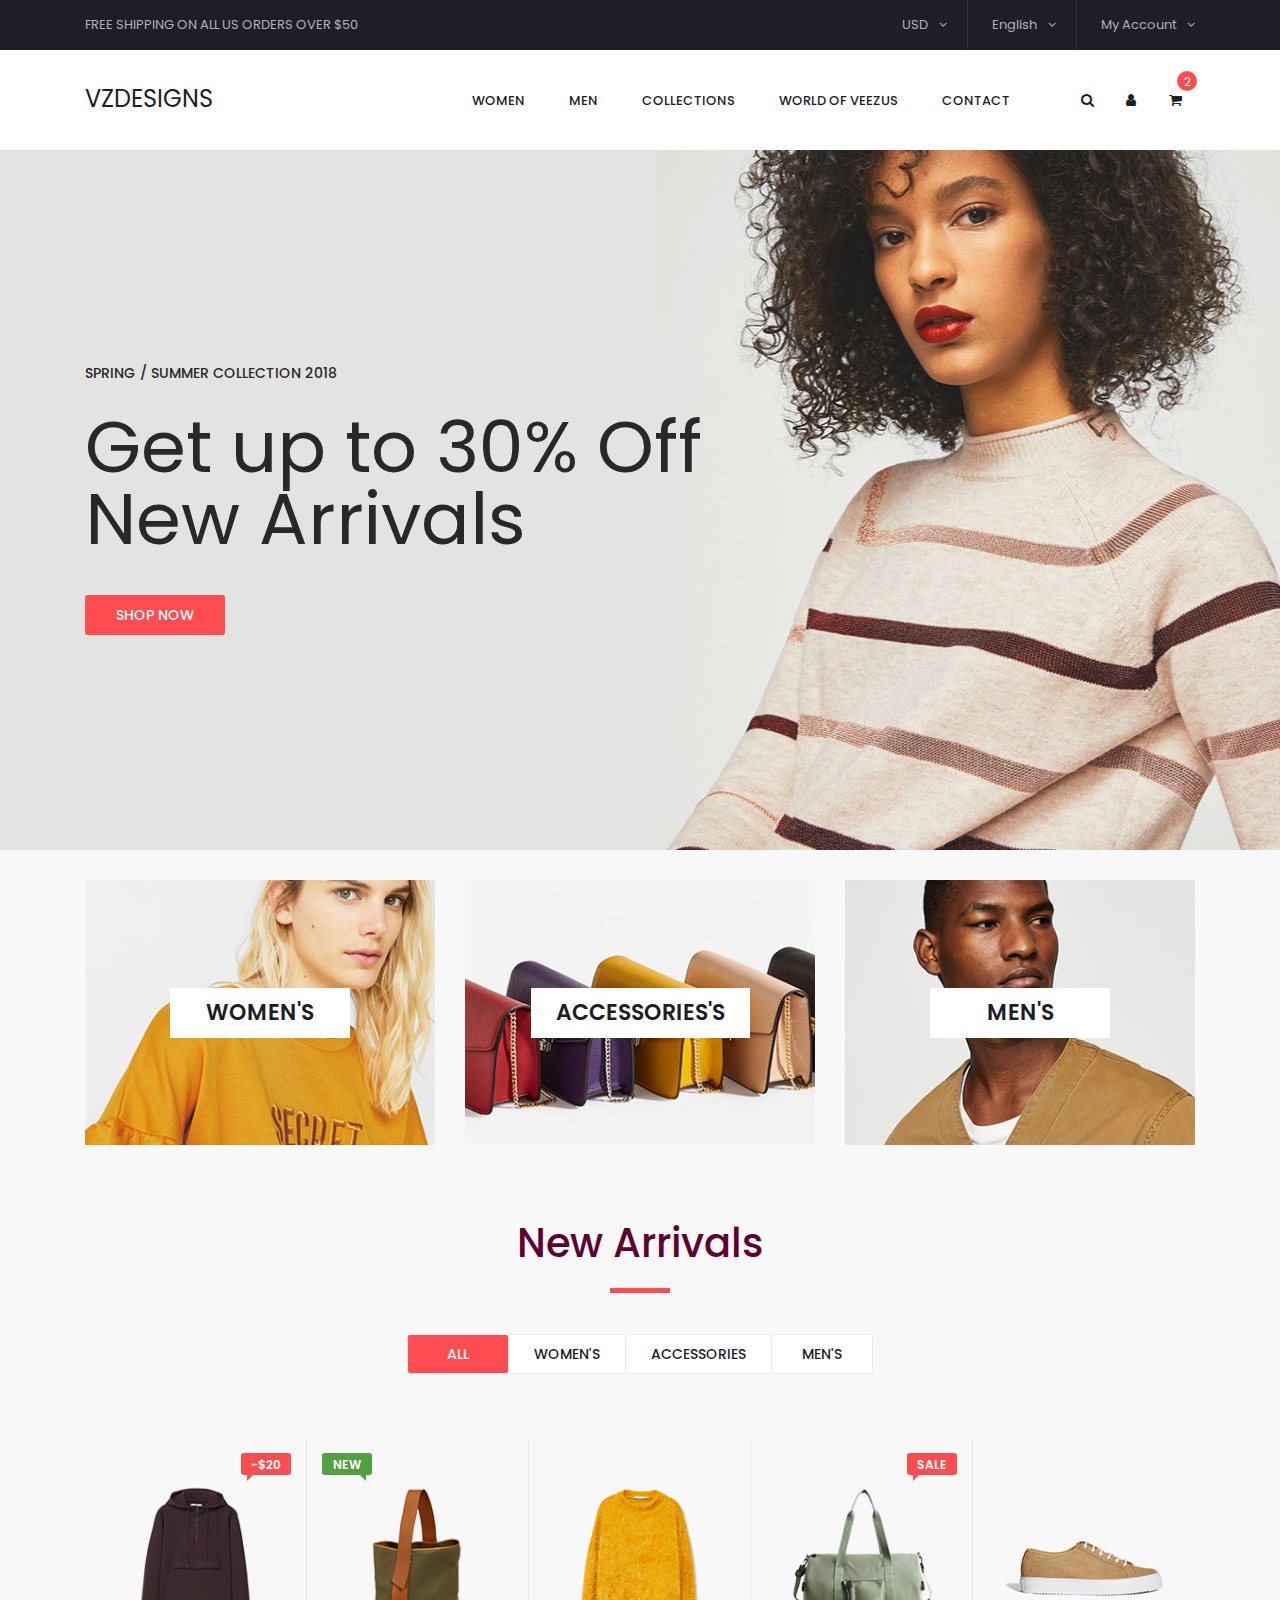
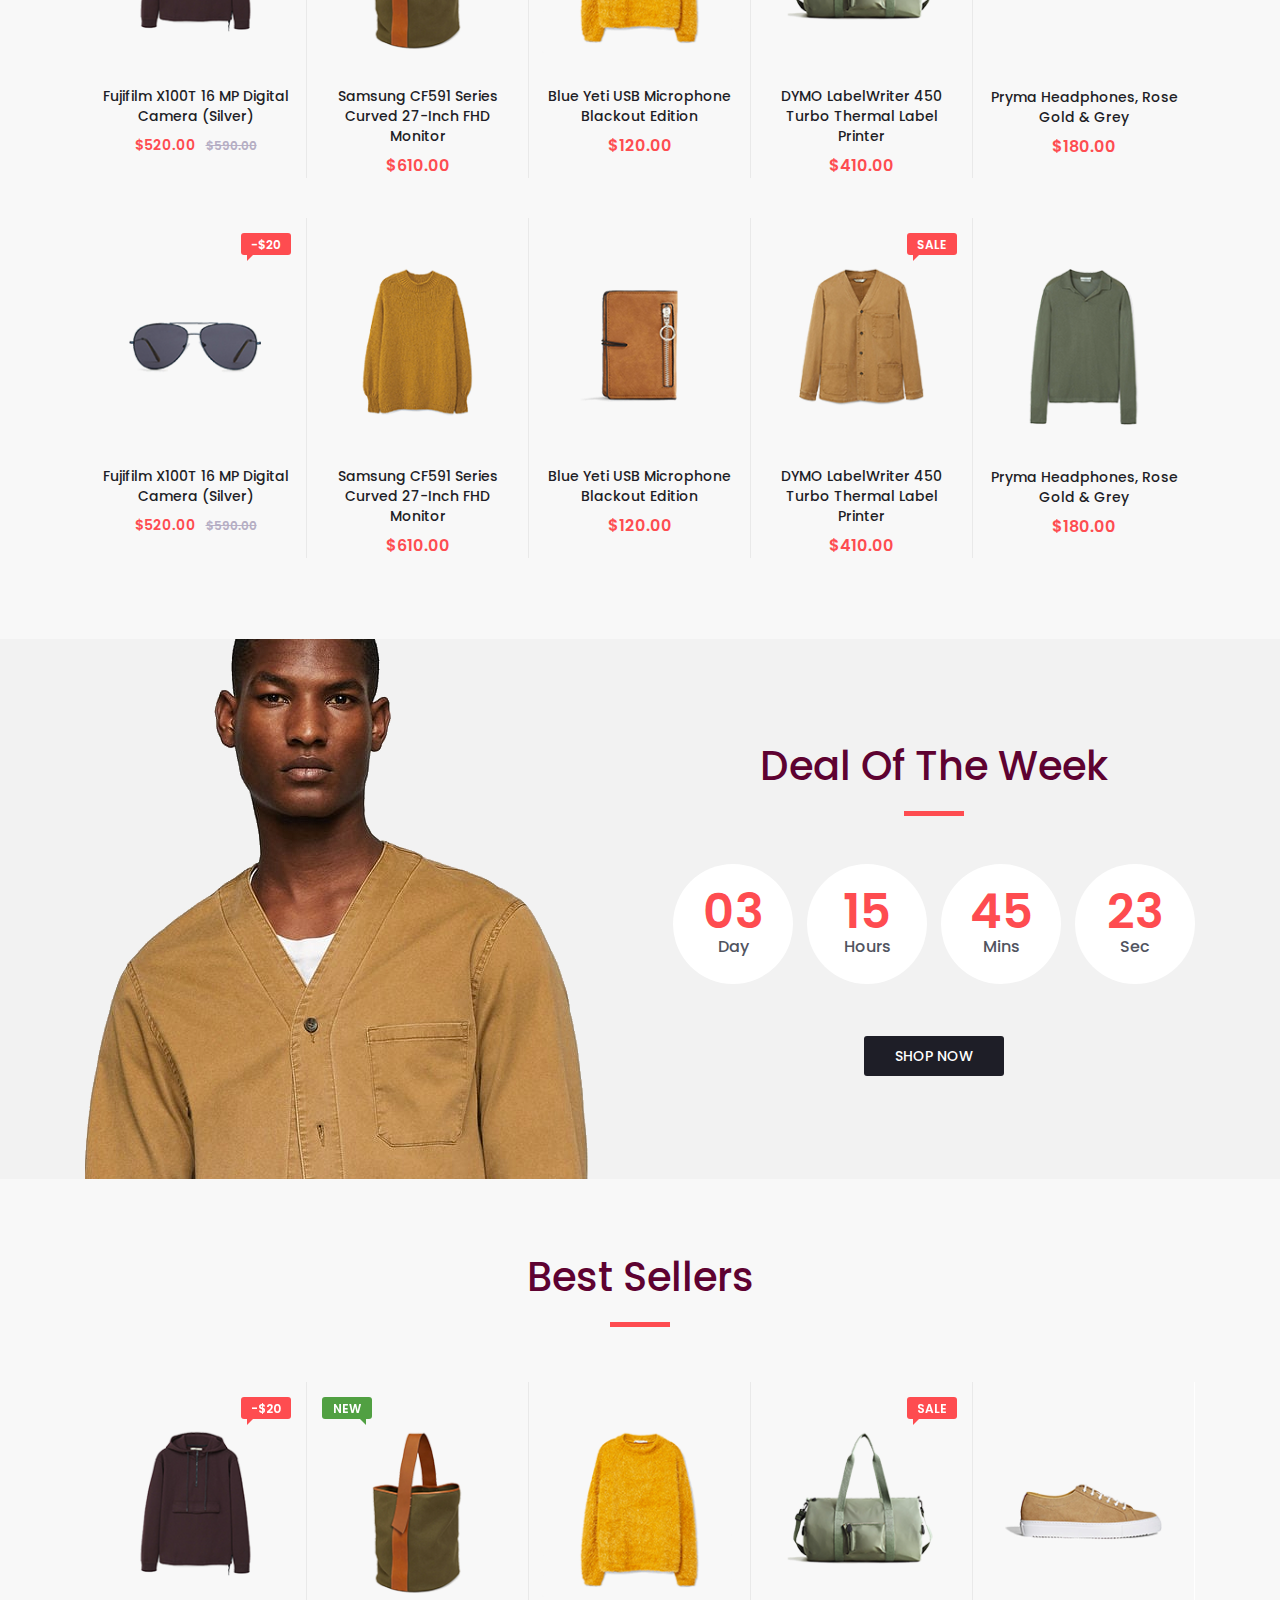
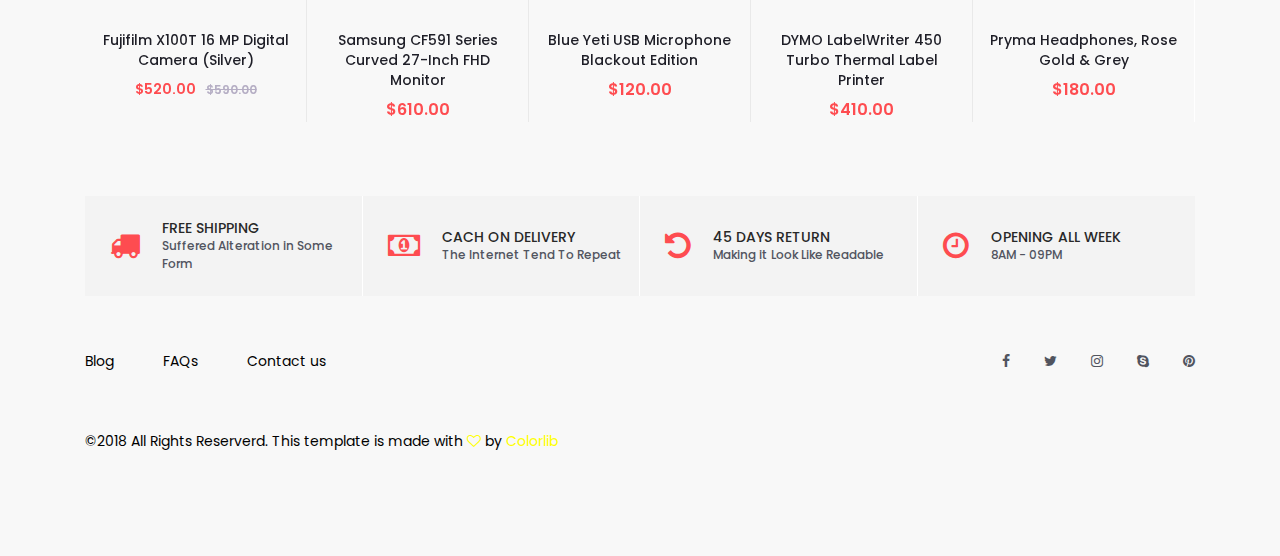
<file: index.html>
<!DOCTYPE html>
<html lang="en">
<head>
<title>VeeZ</title>
<meta charset="utf-8">
<meta http-equiv="X-UA-Compatible" content="IE=edge">
<meta name="description" content="Colo Shop Template">
<meta name="viewport" content="width=device-width, initial-scale=1">
<link rel="stylesheet" type="text/css" href="styles/bootstrap4/bootstrap.min.css">
<link href="plugins/font-awesome-4.7.0/css/font-awesome.min.css" rel="stylesheet" type="text/css">
<link rel="stylesheet" type="text/css" href="plugins/OwlCarousel2-2.2.1/owl.carousel.css">
<link rel="stylesheet" type="text/css" href="plugins/OwlCarousel2-2.2.1/owl.theme.default.css">
<link rel="stylesheet" type="text/css" href="plugins/OwlCarousel2-2.2.1/animate.css">
<link rel="stylesheet" type="text/css" href="styles/main_styles.css">
<link rel="stylesheet" type="text/css" href="styles/responsive.css">
</head>



<body>

<div class="super_container">

	<!-- Header -->

	<header class="header trans_300">

		<!-- Top Navigation -->

		<div class="top_nav">
			<div class="container">
				<div class="row">
					<div class="col-md-6">
						<div class="top_nav_left">free shipping on all US orders over $50</div>
					</div>
					<div class="col-md-6 text-right">
						<div class="top_nav_right">
							<ul class="top_nav_menu">

								<!-- Currency / Language / My Account -->

								<li class="currency">
									<a href="#">
										usd
										<i class="fa fa-angle-down"></i>
									</a>
									<ul class="currency_selection">
										<li><a>cad</a></li>
										<li><a href="#">aud</a></li>
										<li><a href="#">eur</a></li>
										<li><a href="#">gbp</a></li>
									</ul>
								</li>
								<li class="language">
									<a href="#">
										English
										<i class="fa fa-angle-down"></i>
									</a>
									<ul class="language_selection">
										<li><a href="#">French</a></li>
										<li><a href="#">Italian</a></li>
										<li><a href="#">German</a></li>
										<li><a href="#">Spanish</a></li>
									</ul>
								</li>
								<li class="account">
									<a href="#">
										My Account
										<i class="fa fa-angle-down"></i>
									</a>
									<ul class="account_selection">
										<li><a href="#"><i class="fa fa-sign-in" aria-hidden="true"></i>Sign In</a></li>
										<li><a href="#"><i class="fa fa-user-plus" aria-hidden="true"></i>Register</a></li>
									</ul>
								</li>
							</ul>
						</div>
					</div>
				</div>
			</div>
		</div>

		<!-- Main Navigation -->

		<div class="main_nav_container">
			<div class="container">
				<div class="row">
					<div class="col-lg-12 text-right">
						<div class="logo_container">
							<a href="#">vz<span>designs</span></a>
						</div>
						<nav class="navbar">
							<ul class="navbar_menu">
								<li><a href="#">WOMEN</a></li>
								<li><a href="#">MEN</a></li>
								<li><a href="#">COLLECTIONS</a></li>
								<li><a href="#">WORLD OF VEEZUS</a></li>
								<li><a href="contact.html">CONTACT</a></li>
							</ul>
							<ul class="navbar_user">
								<li><a href="#"><i class="fa fa-search" aria-hidden="true"></i></a></li>
								<li><a href="#"><i class="fa fa-user" aria-hidden="true"></i></a></li>
								<li class="checkout">
									<a href="#">
										<i class="fa fa-shopping-cart" aria-hidden="true"></i>
										<span id="checkout_items" class="checkout_items">2</span>
									</a>
								</li>
							</ul>
							<div class="hamburger_container">
								<i class="fa fa-bars" aria-hidden="true"></i>
							</div>
						</nav>
					</div>
				</div>
			</div>
		</div>

	</header>

	<div class="fs_menu_overlay"></div>
	<div class="hamburger_menu">
		<div class="hamburger_close"><i class="fa fa-times" aria-hidden="true"></i></div>
		<div class="hamburger_menu_content text-right">
			<ul class="menu_top_nav">
				<li class="menu_item has-children">
					<a href="#">
						usd
						<i class="fa fa-angle-down"></i>
					</a>
					<ul class="menu_selection">
						<li><a href="#">cad</a></li>
						<li><a href="#">aud</a></li>
						<li><a href="#">eur</a></li>
						<li><a href="#">gbp</a></li>
					</ul>
				</li>
				<li class="menu_item has-children">
					<a href="#">
						English
						<i class="fa fa-angle-down"></i>
					</a>
					<ul class="menu_selection">
						<li><a href="#">French</a></li>
						<li><a href="#">Italian</a></li>
						<li><a href="#">German</a></li>
						<li><a href="#">Spanish</a></li>
					</ul>
				</li>
				<li class="menu_item has-children">
					<a href="#">
						My Account
						<i class="fa fa-angle-down"></i>
					</a>
					<ul class="menu_selection">
						<li><a href="#"><i class="fa fa-sign-in" aria-hidden="true"></i>Sign In</a></li>
						<li><a href="#"><i class="fa fa-user-plus" aria-hidden="true"></i>Register</a></li>
					</ul>
				</li>
				<li class="menu_item"><a href="#">WOMEN</a></li>
				<li class="menu_item"><a href="#">MEN</a></li>
				<li class="menu_item"><a href="#">promotion</a></li>
				<li class="menu_item"><a href="#">pages</a></li>
				<li class="menu_item"><a href="#">blog</a></li>
				<li class="menu_item"><a href="#">contact</a></li>
			</ul>
		</div>
	</div>

	<!-- Slider -->

	<div class="main_slider" style="background-image:url(images/slider_1.jpg)">
		<div class="container fill_height">
			<div class="row align-items-center fill_height">
				<div class="col">
					<div class="main_slider_content">
						<h6>Spring / Summer Collection 2018</h6>
						<h1>Get up to 30% Off New Arrivals</h1>
						<div class="red_button shop_now_button"><a href="#">shop now</a></div>
					</div>
				</div>
			</div>
		</div>
	</div>

	<!-- Banner -->

	<div class="banner">
		<div class="container">
			<div class="row">
				<div class="col-md-4">
					<div class="banner_item align-items-center" style="background-image:url(images/banner_1.jpg)">
						<div class="banner_category">
							<a href="categories.html">women's</a>
						</div>
					</div>
				</div>
				<div class="col-md-4">
					<div class="banner_item align-items-center" style="background-image:url(images/banner_2.jpg)">
						<div class="banner_category">
							<a href="categories.html">accessories's</a>
						</div>
					</div>
				</div>
				<div class="col-md-4">
					<div class="banner_item align-items-center" style="background-image:url(images/banner_3.jpg)">
						<div class="banner_category">
							<a href="categories.html">men's</a>
						</div>
					</div>
				</div>
			</div>
		</div>
	</div>

	<!-- New Arrivals -->

	<div class="new_arrivals">
		<div class="container">
			<div class="row">
				<div class="col text-center">
					<div class="section_title new_arrivals_title">
						<h2>New Arrivals</h2>
					</div>
				</div>
			</div>
			<div class="row align-items-center">
				<div class="col text-center">
					<div class="new_arrivals_sorting">
						<ul class="arrivals_grid_sorting clearfix button-group filters-button-group">
							<li class="grid_sorting_button button d-flex flex-column justify-content-center align-items-center active is-checked" data-filter="*">all</li>
							<li class="grid_sorting_button button d-flex flex-column justify-content-center align-items-center" data-filter=".women">women's</li>
							<li class="grid_sorting_button button d-flex flex-column justify-content-center align-items-center" data-filter=".accessories">accessories</li>
							<li class="grid_sorting_button button d-flex flex-column justify-content-center align-items-center" data-filter=".men">men's</li>
						</ul>
					</div>
				</div>
			</div>
			<div class="row">
				<div class="col">
					<div class="product-grid" data-isotope='{ "itemSelector": ".product-item", "layoutMode": "fitRows" }'>

						<!-- Product 1 -->

						<div class="product-item men">
							<div class="product discount product_filter">
								<div class="product_image">
									<img src="images/product_1.png" alt="">
								</div>
								<div class="favorite favorite_left"></div>
								<div class="product_bubble product_bubble_right product_bubble_red d-flex flex-column align-items-center"><span>-$20</span></div>
								<div class="product_info">
									<h6 class="product_name"><a href="single.html">Fujifilm X100T 16 MP Digital Camera (Silver)</a></h6>
									<div class="product_price">$520.00<span>$590.00</span></div>
								</div>
							</div>
							<div class="red_button add_to_cart_button"><a href="#">add to cart</a></div>
						</div>

						<!-- Product 2 -->

						<div class="product-item women">
							<div class="product product_filter">
								<div class="product_image">
									<img src="images/product_2.png" alt="">
								</div>
								<div class="favorite"></div>
								<div class="product_bubble product_bubble_left product_bubble_green d-flex flex-column align-items-center"><span>new</span></div>
								<div class="product_info">
									<h6 class="product_name"><a href="single.html">Samsung CF591 Series Curved 27-Inch FHD Monitor</a></h6>
									<div class="product_price">$610.00</div>
								</div>
							</div>
							<div class="red_button add_to_cart_button"><a href="#">add to cart</a></div>
						</div>

						<!-- Product 3 -->

						<div class="product-item women">
							<div class="product product_filter">
								<div class="product_image">
									<img src="images/product_3.png" alt="">
								</div>
								<div class="favorite"></div>
								<div class="product_info">
									<h6 class="product_name"><a href="single.html">Blue Yeti USB Microphone Blackout Edition</a></h6>
									<div class="product_price">$120.00</div>
								</div>
							</div>
							<div class="red_button add_to_cart_button"><a href="#">add to cart</a></div>
						</div>

						<!-- Product 4 -->

						<div class="product-item accessories">
							<div class="product product_filter">
								<div class="product_image">
									<img src="images/product_4.png" alt="">
								</div>
								<div class="product_bubble product_bubble_right product_bubble_red d-flex flex-column align-items-center"><span>sale</span></div>
								<div class="favorite favorite_left"></div>
								<div class="product_info">
									<h6 class="product_name"><a href="single.html">DYMO LabelWriter 450 Turbo Thermal Label Printer</a></h6>
									<div class="product_price">$410.00</div>
								</div>
							</div>
							<div class="red_button add_to_cart_button"><a href="#">add to cart</a></div>
						</div>

						<!-- Product 5 -->

						<div class="product-item women men">
							<div class="product product_filter">
								<div class="product_image">
									<img src="images/product_5.png" alt="">
								</div>
								<div class="favorite"></div>
								<div class="product_info">
									<h6 class="product_name"><a href="single.html">Pryma Headphones, Rose Gold & Grey</a></h6>
									<div class="product_price">$180.00</div>
								</div>
							</div>
							<div class="red_button add_to_cart_button"><a href="#">add to cart</a></div>
						</div>

						<!-- Product 6 -->

						<div class="product-item accessories">
							<div class="product discount product_filter">
								<div class="product_image">
									<img src="images/product_6.png" alt="">
								</div>
								<div class="favorite favorite_left"></div>
								<div class="product_bubble product_bubble_right product_bubble_red d-flex flex-column align-items-center"><span>-$20</span></div>
								<div class="product_info">
									<h6 class="product_name"><a href="#single.html">Fujifilm X100T 16 MP Digital Camera (Silver)</a></h6>
									<div class="product_price">$520.00<span>$590.00</span></div>
								</div>
							</div>
							<div class="red_button add_to_cart_button"><a href="#">add to cart</a></div>
						</div>

						<!-- Product 7 -->

						<div class="product-item women">
							<div class="product product_filter">
								<div class="product_image">
									<img src="images/product_7.png" alt="">
								</div>
								<div class="favorite"></div>
								<div class="product_info">
									<h6 class="product_name"><a href="single.html">Samsung CF591 Series Curved 27-Inch FHD Monitor</a></h6>
									<div class="product_price">$610.00</div>
								</div>
							</div>
							<div class="red_button add_to_cart_button"><a href="#">add to cart</a></div>
						</div>

						<!-- Product 8 -->

						<div class="product-item accessories">
							<div class="product product_filter">
								<div class="product_image">
									<img src="images/product_8.png" alt="">
								</div>
								<div class="favorite"></div>
								<div class="product_info">
									<h6 class="product_name"><a href="single.html">Blue Yeti USB Microphone Blackout Edition</a></h6>
									<div class="product_price">$120.00</div>
								</div>
							</div>
							<div class="red_button add_to_cart_button"><a href="#">add to cart</a></div>
						</div>

						<!-- Product 9 -->

						<div class="product-item men">
							<div class="product product_filter">
								<div class="product_image">
									<img src="images/product_9.png" alt="">
								</div>
								<div class="product_bubble product_bubble_right product_bubble_red d-flex flex-column align-items-center"><span>sale</span></div>
								<div class="favorite favorite_left"></div>
								<div class="product_info">
									<h6 class="product_name"><a href="single.html">DYMO LabelWriter 450 Turbo Thermal Label Printer</a></h6>
									<div class="product_price">$410.00</div>
								</div>
							</div>
							<div class="red_button add_to_cart_button"><a href="#">add to cart</a></div>
						</div>

						<!-- Product 10 -->

						<div class="product-item men">
							<div class="product product_filter">
								<div class="product_image">
									<img src="images/product_10.png" alt="">
								</div>
								<div class="favorite"></div>
								<div class="product_info">
									<h6 class="product_name"><a href="single.html">Pryma Headphones, Rose Gold & Grey</a></h6>
									<div class="product_price">$180.00</div>
								</div>
							</div>
							<div class="red_button add_to_cart_button"><a href="#">add to cart</a></div>
						</div>
					</div>
				</div>
			</div>
		</div>
	</div>

	<!-- Deal of the week -->

	<div class="deal_ofthe_week">
		<div class="container">
			<div class="row align-items-center">
				<div class="col-lg-6">
					<div class="deal_ofthe_week_img">
						<img src="images/deal_ofthe_week.png" alt="">
					</div>
				</div>
				<div class="col-lg-6 text-right deal_ofthe_week_col">
					<div class="deal_ofthe_week_content d-flex flex-column align-items-center float-right">
						<div class="section_title">
							<h2>Deal Of The Week</h2>
						</div>
						<ul class="timer">
							<li class="d-inline-flex flex-column justify-content-center align-items-center">
								<div id="day" class="timer_num">03</div>
								<div class="timer_unit">Day</div>
							</li>
							<li class="d-inline-flex flex-column justify-content-center align-items-center">
								<div id="hour" class="timer_num">15</div>
								<div class="timer_unit">Hours</div>
							</li>
							<li class="d-inline-flex flex-column justify-content-center align-items-center">
								<div id="minute" class="timer_num">45</div>
								<div class="timer_unit">Mins</div>
							</li>
							<li class="d-inline-flex flex-column justify-content-center align-items-center">
								<div id="second" class="timer_num">23</div>
								<div class="timer_unit">Sec</div>
							</li>
						</ul>
						<div class="red_button deal_ofthe_week_button"><a href="#">shop now</a></div>
					</div>
				</div>
			</div>
		</div>
	</div>

	<!-- Best Sellers -->

	<div class="best_sellers">
		<div class="container">
			<div class="row">
				<div class="col text-center">
					<div class="section_title new_arrivals_title">
						<h2>Best Sellers</h2>
					</div>
				</div>
			</div>
			<div class="row">
				<div class="col">
					<div class="product_slider_container">
						<div class="owl-carousel owl-theme product_slider">

							<!-- Slide 1 -->

							<div class="owl-item product_slider_item">
								<div class="product-item">
									<div class="product discount">
										<div class="product_image">
											<img src="images/product_1.png" alt="">
										</div>
										<div class="favorite favorite_left"></div>
										<div class="product_bubble product_bubble_right product_bubble_red d-flex flex-column align-items-center"><span>-$20</span></div>
										<div class="product_info">
											<h6 class="product_name"><a href="single.html">Fujifilm X100T 16 MP Digital Camera (Silver)</a></h6>
											<div class="product_price">$520.00<span>$590.00</span></div>
										</div>
									</div>
								</div>
							</div>

							<!-- Slide 2 -->

							<div class="owl-item product_slider_item">
								<div class="product-item women">
									<div class="product">
										<div class="product_image">
											<img src="images/product_2.png" alt="">
										</div>
										<div class="favorite"></div>
										<div class="product_bubble product_bubble_left product_bubble_green d-flex flex-column align-items-center"><span>new</span></div>
										<div class="product_info">
											<h6 class="product_name"><a href="single.html">Samsung CF591 Series Curved 27-Inch FHD Monitor</a></h6>
											<div class="product_price">$610.00</div>
										</div>
									</div>
								</div>
							</div>

							<!-- Slide 3 -->

							<div class="owl-item product_slider_item">
								<div class="product-item women">
									<div class="product">
										<div class="product_image">
											<img src="images/product_3.png" alt="">
										</div>
										<div class="favorite"></div>
										<div class="product_info">
											<h6 class="product_name"><a href="single.html">Blue Yeti USB Microphone Blackout Edition</a></h6>
											<div class="product_price">$120.00</div>
										</div>
									</div>
								</div>
							</div>

							<!-- Slide 4 -->

							<div class="owl-item product_slider_item">
								<div class="product-item accessories">
									<div class="product">
										<div class="product_image">
											<img src="images/product_4.png" alt="">
										</div>
										<div class="product_bubble product_bubble_right product_bubble_red d-flex flex-column align-items-center"><span>sale</span></div>
										<div class="favorite favorite_left"></div>
										<div class="product_info">
											<h6 class="product_name"><a href="single.html">DYMO LabelWriter 450 Turbo Thermal Label Printer</a></h6>
											<div class="product_price">$410.00</div>
										</div>
									</div>
								</div>
							</div>

							<!-- Slide 5 -->

							<div class="owl-item product_slider_item">
								<div class="product-item women men">
									<div class="product">
										<div class="product_image">
											<img src="images/product_5.png" alt="">
										</div>
										<div class="favorite"></div>
										<div class="product_info">
											<h6 class="product_name"><a href="single.html">Pryma Headphones, Rose Gold & Grey</a></h6>
											<div class="product_price">$180.00</div>
										</div>
									</div>
								</div>
							</div>

							<!-- Slide 6 -->

							<div class="owl-item product_slider_item">
								<div class="product-item accessories">
									<div class="product discount">
										<div class="product_image">
											<img src="images/product_6.png" alt="">
										</div>
										<div class="favorite favorite_left"></div>
										<div class="product_bubble product_bubble_right product_bubble_red d-flex flex-column align-items-center"><span>-$20</span></div>
										<div class="product_info">
											<h6 class="product_name"><a href="single.html">Fujifilm X100T 16 MP Digital Camera (Silver)</a></h6>
											<div class="product_price">$520.00<span>$590.00</span></div>
										</div>
									</div>
								</div>
							</div>

							<!-- Slide 7 -->

							<div class="owl-item product_slider_item">
								<div class="product-item women">
									<div class="product">
										<div class="product_image">
											<img src="images/product_7.png" alt="">
										</div>
										<div class="favorite"></div>
										<div class="product_info">
											<h6 class="product_name"><a href="single.html">Samsung CF591 Series Curved 27-Inch FHD Monitor</a></h6>
											<div class="product_price">$610.00</div>
										</div>
									</div>
								</div>
							</div>

							<!-- Slide 8 -->

							<div class="owl-item product_slider_item">
								<div class="product-item accessories">
									<div class="product">
										<div class="product_image">
											<img src="images/product_8.png" alt="">
										</div>
										<div class="favorite"></div>
										<div class="product_info">
											<h6 class="product_name"><a href="single.html">Blue Yeti USB Microphone Blackout Edition</a></h6>
											<div class="product_price">$120.00</div>
										</div>
									</div>
								</div>
							</div>

							<!-- Slide 9 -->

							<div class="owl-item product_slider_item">
								<div class="product-item men">
									<div class="product">
										<div class="product_image">
											<img src="images/product_9.png" alt="">
										</div>
										<div class="product_bubble product_bubble_right product_bubble_red d-flex flex-column align-items-center"><span>sale</span></div>
										<div class="favorite favorite_left"></div>
										<div class="product_info">
											<h6 class="product_name"><a href="single.html">DYMO LabelWriter 450 Turbo Thermal Label Printer</a></h6>
											<div class="product_price">$410.00</div>
										</div>
									</div>
								</div>
							</div>

							<!-- Slide 10 -->

							<div class="owl-item product_slider_item">
								<div class="product-item men">
									<div class="product">
										<div class="product_image">
											<img src="images/product_10.png" alt="">
										</div>
										<div class="favorite"></div>
										<div class="product_info">
											<h6 class="product_name"><a href="single.html">Pryma Headphones, Rose Gold & Grey</a></h6>
											<div class="product_price">$180.00</div>
										</div>
									</div>
								</div>
							</div>
						</div>

						<!-- Slider Navigation -->

						<div class="product_slider_nav_left product_slider_nav d-flex align-items-center justify-content-center flex-column">
							<i class="fa fa-chevron-left" aria-hidden="true"></i>
						</div>
						<div class="product_slider_nav_right product_slider_nav d-flex align-items-center justify-content-center flex-column">
							<i class="fa fa-chevron-right" aria-hidden="true"></i>
						</div>
					</div>
				</div>
			</div>
		</div>
	</div>

	<!-- Benefit -->

	<div class="benefit">
		<div class="container">
			<div class="row benefit_row">
				<div class="col-lg-3 benefit_col">
					<div class="benefit_item d-flex flex-row align-items-center">
						<div class="benefit_icon"><i class="fa fa-truck" aria-hidden="true"></i></div>
						<div class="benefit_content">
							<h6>free shipping</h6>
							<p>Suffered Alteration in Some Form</p>
						</div>
					</div>
				</div>
				<div class="col-lg-3 benefit_col">
					<div class="benefit_item d-flex flex-row align-items-center">
						<div class="benefit_icon"><i class="fa fa-money" aria-hidden="true"></i></div>
						<div class="benefit_content">
							<h6>cach on delivery</h6>
							<p>The Internet Tend To Repeat</p>
						</div>
					</div>
				</div>
				<div class="col-lg-3 benefit_col">
					<div class="benefit_item d-flex flex-row align-items-center">
						<div class="benefit_icon"><i class="fa fa-undo" aria-hidden="true"></i></div>
						<div class="benefit_content">
							<h6>45 days return</h6>
							<p>Making it Look Like Readable</p>
						</div>
					</div>
				</div>
				<div class="col-lg-3 benefit_col">
					<div class="benefit_item d-flex flex-row align-items-center">
						<div class="benefit_icon"><i class="fa fa-clock-o" aria-hidden="true"></i></div>
						<div class="benefit_content">
							<h6>opening all week</h6>
							<p>8AM - 09PM</p>
						</div>
					</div>
				</div>
			</div>
		</div>
	</div>

	<!-- Blogs -->

	<!-- <div class="blogs">
		<div class="container">
			<div class="row">
				<div class="col text-center">
					<div class="section_title">
						<h2>Latest Blogs</h2>
					</div>
				</div>
			</div>
			<div class="row blogs_container">
				<div class="col-lg-4 blog_item_col">
					<div class="blog_item">
						<div class="blog_background" style="background-image:url(images/blog_1.jpg)"></div>
						<div class="blog_content d-flex flex-column align-items-center justify-content-center text-center">
							<h4 class="blog_title">Here are the trends I see coming this fall</h4>
							<span class="blog_meta">by admin | dec 01, 2017</span>
							<a class="blog_more" href="#">Read more</a>
						</div>
					</div>
				</div>
				<div class="col-lg-4 blog_item_col">
					<div class="blog_item">
						<div class="blog_background" style="background-image:url(images/blog_2.jpg)"></div>
						<div class="blog_content d-flex flex-column align-items-center justify-content-center text-center">
							<h4 class="blog_title">Here are the trends I see coming this fall</h4>
							<span class="blog_meta">by admin | dec 01, 2017</span>
							<a class="blog_more" href="#">Read more</a>
						</div>
					</div>
				</div>
				<div class="col-lg-4 blog_item_col">
					<div class="blog_item">
						<div class="blog_background" style="background-image:url(images/blog_3.jpg)"></div>
						<div class="blog_content d-flex flex-column align-items-center justify-content-center text-center">
							<h4 class="blog_title">Here are the trends I see coming this fall</h4>
							<span class="blog_meta">by admin | dec 01, 2017</span>
							<a class="blog_more" href="#">Read more</a>
						</div>
					</div>
				</div>
			</div>
		</div>
	</div> -->

	<!-- Newsletter -->

	<!-- <div class="newsletter">
		<div class="container">
			<div class="row">
				<div class="col-lg-6">
					<div class="newsletter_text d-flex flex-column justify-content-center align-items-lg-start align-items-md-center text-center">
						<h4>Newsletter</h4>
						<p>Subscribe to our newsletter and get 20% off your first purchase</p>
					</div>
				</div>
				<div class="col-lg-6">
					<form action="post">
						<div class="newsletter_form d-flex flex-md-row flex-column flex-xs-column align-items-center justify-content-lg-end justify-content-center">
							<input id="newsletter_email" type="email" placeholder="Your email" required="required" data-error="Valid email is required.">
							<button id="newsletter_submit" type="submit" class="newsletter_submit_btn trans_300" value="Submit">subscribe</button>
						</div>
					</form>
				</div>
			</div>
		</div>
	</div> -->

	<!-- Footer -->

	<footer class="footer">
		<div class="container">
			<div class="row">
				<div class="col-lg-6">
					<div class="footer_nav_container d-flex flex-sm-row flex-column align-items-center justify-content-lg-start justify-content-center text-center">
						<ul class="footer_nav">
							<li><a href="#">Blog</a></li>
							<li><a href="#">FAQs</a></li>
							<li><a href="contact.html">Contact us</a></li>
						</ul>
					</div>
				</div>
				<div class="col-lg-6">
					<div class="footer_social d-flex flex-row align-items-center justify-content-lg-end justify-content-center">
						<ul>
							<li><a href="#"><i class="fa fa-facebook" aria-hidden="true"></i></a></li>
							<li><a href="#"><i class="fa fa-twitter" aria-hidden="true"></i></a></li>
							<li><a href="#"><i class="fa fa-instagram" aria-hidden="true"></i></a></li>
							<li><a href="#"><i class="fa fa-skype" aria-hidden="true"></i></a></li>
							<li><a href="#"><i class="fa fa-pinterest" aria-hidden="true"></i></a></li>
						</ul>
					</div>
				</div>
			</div>
			<div class="row">
				<div class="col-lg-12">
					<div class="footer_nav_container">
						<div class="cr">©2018 All Rights Reserverd. This template is made with <i class="fa fa-heart-o" aria-hidden="true"></i> by <a href="#">Colorlib</a></div>
					</div>
				</div>
			</div>
		</div>
	</footer>

</div>

<script src="js/jquery-3.2.1.min.js"></script>
<script src="styles/bootstrap4/popper.js"></script>
<script src="styles/bootstrap4/bootstrap.min.js"></script>
<script src="plugins/Isotope/isotope.pkgd.min.js"></script>
<script src="plugins/OwlCarousel2-2.2.1/owl.carousel.js"></script>
<script src="plugins/easing/easing.js"></script>
<script src="js/custom.js"></script>
</body>

</html>
</file>
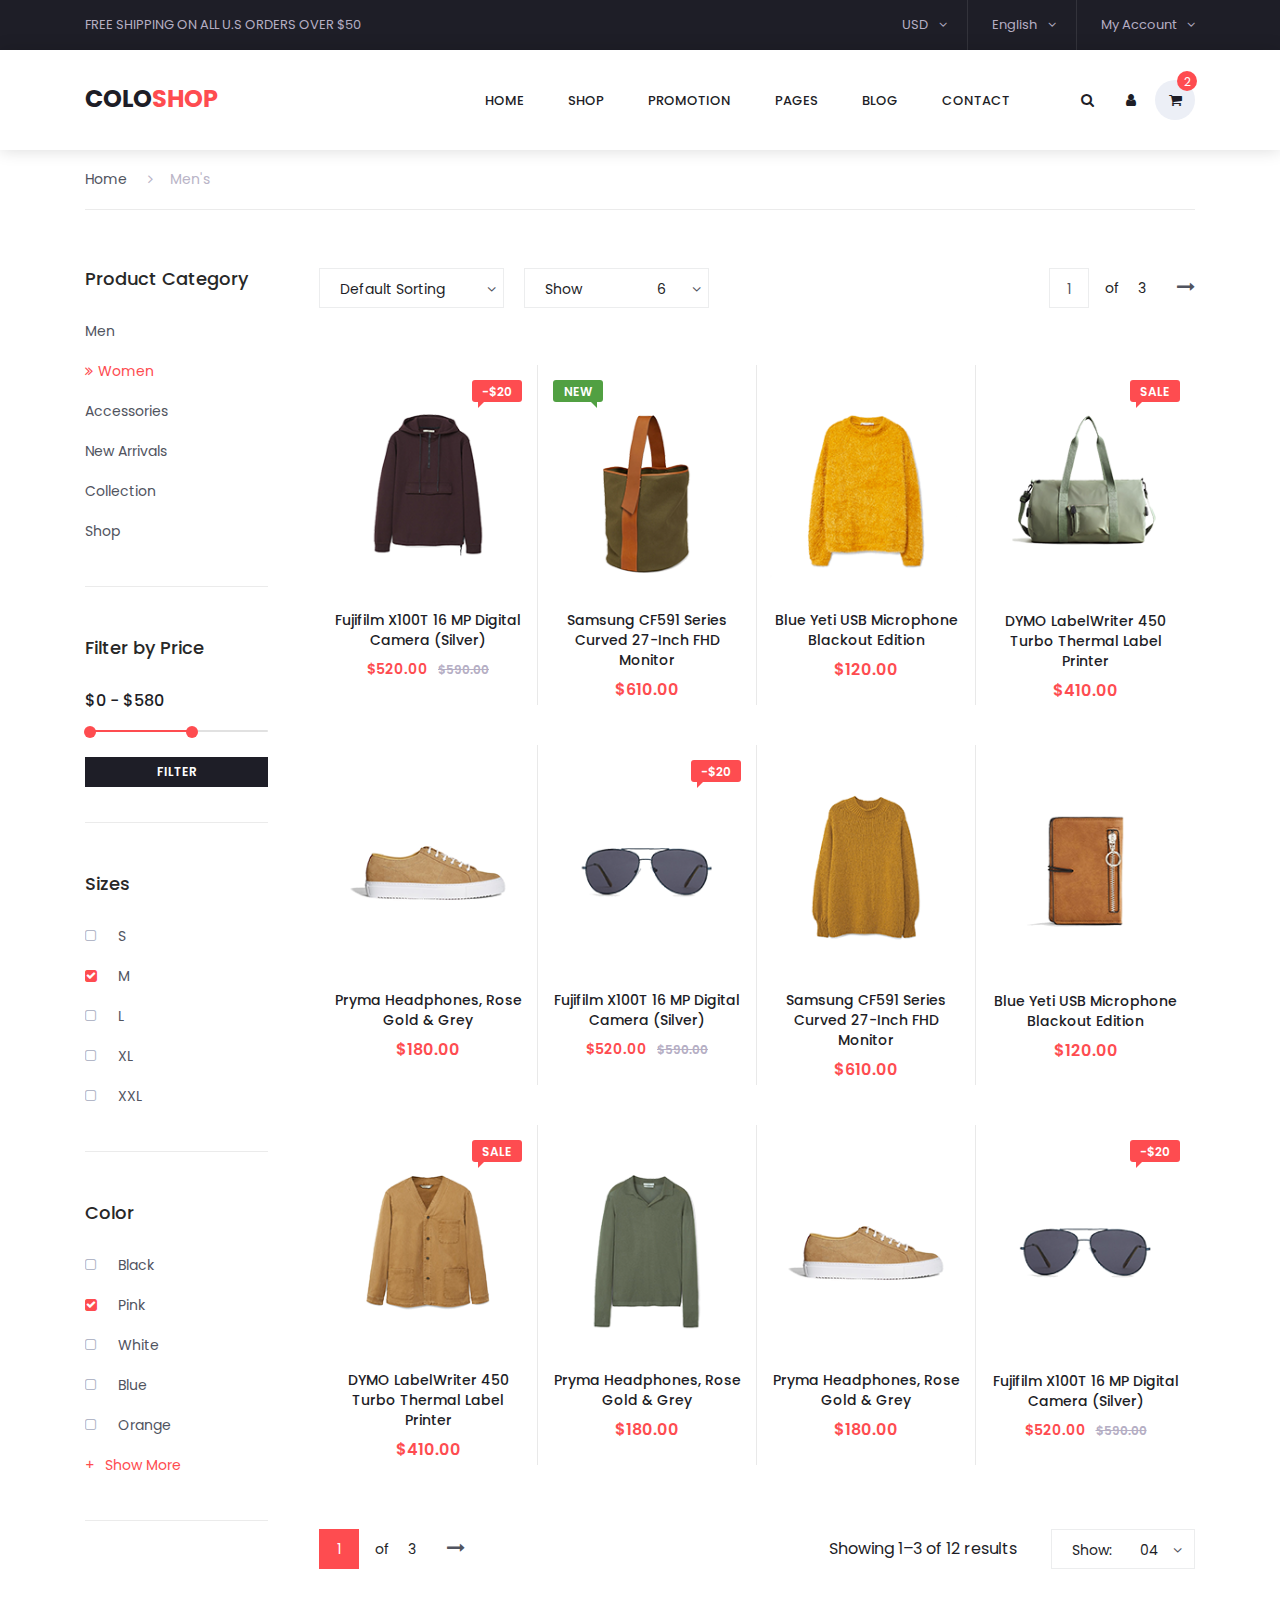
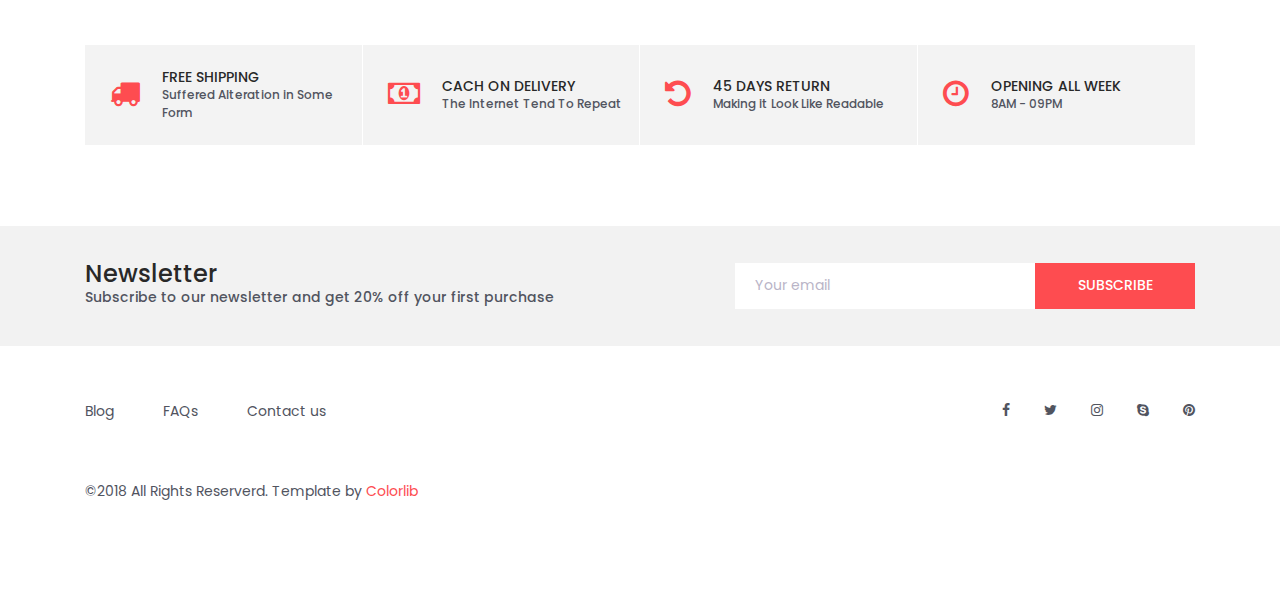
<file: categories.html>
<!DOCTYPE html>
<html lang="en">
<head>
<title>Colo Shop Categories</title>
<meta charset="utf-8">
<meta http-equiv="X-UA-Compatible" content="IE=edge">
<meta name="description" content="Colo Shop Template">
<meta name="viewport" content="width=device-width, initial-scale=1">
<link rel="stylesheet" type="text/css" href="styles/bootstrap4/bootstrap.min.css">
<link href="plugins/font-awesome-4.7.0/css/font-awesome.min.css" rel="stylesheet" type="text/css">
<link rel="stylesheet" type="text/css" href="plugins/OwlCarousel2-2.2.1/owl.carousel.css">
<link rel="stylesheet" type="text/css" href="plugins/OwlCarousel2-2.2.1/owl.theme.default.css">
<link rel="stylesheet" type="text/css" href="plugins/OwlCarousel2-2.2.1/animate.css">
<link rel="stylesheet" type="text/css" href="plugins/jquery-ui-1.12.1.custom/jquery-ui.css">
<link rel="stylesheet" type="text/css" href="styles/categories_styles.css">
<link rel="stylesheet" type="text/css" href="styles/categories_responsive.css">
</head>

<body>

<div class="super_container">

	<!-- Header -->

	<header class="header trans_300">

		<!-- Top Navigation -->

		<div class="top_nav">
			<div class="container">
				<div class="row">
					<div class="col-md-6">
						<div class="top_nav_left">free shipping on all u.s orders over $50</div>
					</div>
					<div class="col-md-6 text-right">
						<div class="top_nav_right">
							<ul class="top_nav_menu">

								<!-- Currency / Language / My Account -->

								<li class="currency">
									<a href="#">
										usd
										<i class="fa fa-angle-down"></i>
									</a>
									<ul class="currency_selection">
										<li><a href="#">cad</a></li>
										<li><a href="#">aud</a></li>
										<li><a href="#">eur</a></li>
										<li><a href="#">gbp</a></li>
									</ul>
								</li>
								<li class="language">
									<a href="#">
										English
										<i class="fa fa-angle-down"></i>
									</a>
									<ul class="language_selection">
										<li><a href="#">French</a></li>
										<li><a href="#">Italian</a></li>
										<li><a href="#">German</a></li>
										<li><a href="#">Spanish</a></li>
									</ul>
								</li>
								<li class="account">
									<a href="#">
										My Account
										<i class="fa fa-angle-down"></i>
									</a>
									<ul class="account_selection">
										<li><a href="#"><i class="fa fa-sign-in" aria-hidden="true"></i>Sign In</a></li>
										<li><a href="#"><i class="fa fa-user-plus" aria-hidden="true"></i>Register</a></li>
									</ul>
								</li>
							</ul>
						</div>
					</div>
				</div>
			</div>
		</div>

		<!-- Main Navigation -->

		<div class="main_nav_container">
			<div class="container">
				<div class="row">
					<div class="col-lg-12 text-right">
						<div class="logo_container">
							<a href="#">colo<span>shop</span></a>
						</div>
						<nav class="navbar">
							<ul class="navbar_menu">
								<li><a href="index.html">home</a></li>
								<li><a href="#">shop</a></li>
								<li><a href="#">promotion</a></li>
								<li><a href="#">pages</a></li>
								<li><a href="#">blog</a></li>
								<li><a href="contact.html">contact</a></li>
							</ul>
							<ul class="navbar_user">
								<li><a href="#"><i class="fa fa-search" aria-hidden="true"></i></a></li>
								<li><a href="#"><i class="fa fa-user" aria-hidden="true"></i></a></li>
								<li class="checkout">
									<a href="#">
										<i class="fa fa-shopping-cart" aria-hidden="true"></i>
										<span id="checkout_items" class="checkout_items">2</span>
									</a>
								</li>
							</ul>
							<div class="hamburger_container">
								<i class="fa fa-bars" aria-hidden="true"></i>
							</div>
						</nav>
					</div>
				</div>
			</div>
		</div>

	</header>

	<div class="fs_menu_overlay"></div>

	<!-- Hamburger Menu -->

	<div class="hamburger_menu">
		<div class="hamburger_close"><i class="fa fa-times" aria-hidden="true"></i></div>
		<div class="hamburger_menu_content text-right">
			<ul class="menu_top_nav">
				<li class="menu_item has-children">
					<a href="#">
						usd
						<i class="fa fa-angle-down"></i>
					</a>
					<ul class="menu_selection">
						<li><a href="#">cad</a></li>
						<li><a href="#">aud</a></li>
						<li><a href="#">eur</a></li>
						<li><a href="#">gbp</a></li>
					</ul>
				</li>
				<li class="menu_item has-children">
					<a href="#">
						English
						<i class="fa fa-angle-down"></i>
					</a>
					<ul class="menu_selection">
						<li><a href="#">French</a></li>
						<li><a href="#">Italian</a></li>
						<li><a href="#">German</a></li>
						<li><a href="#">Spanish</a></li>
					</ul>
				</li>
				<li class="menu_item has-children">
					<a href="#">
						My Account
						<i class="fa fa-angle-down"></i>
					</a>
					<ul class="menu_selection">
						<li><a href="#"><i class="fa fa-sign-in" aria-hidden="true"></i>Sign In</a></li>
						<li><a href="#"><i class="fa fa-user-plus" aria-hidden="true"></i>Register</a></li>
					</ul>
				</li>
				<li class="menu_item"><a href="#">home</a></li>
				<li class="menu_item"><a href="#">shop</a></li>
				<li class="menu_item"><a href="#">promotion</a></li>
				<li class="menu_item"><a href="#">pages</a></li>
				<li class="menu_item"><a href="#">blog</a></li>
				<li class="menu_item"><a href="#">contact</a></li>
			</ul>
		</div>
	</div>

	<div class="container product_section_container">
		<div class="row">
			<div class="col product_section clearfix">

				<!-- Breadcrumbs -->

				<div class="breadcrumbs d-flex flex-row align-items-center">
					<ul>
						<li><a href="index.html">Home</a></li>
						<li class="active"><a href="index.html"><i class="fa fa-angle-right" aria-hidden="true"></i>Men's</a></li>
					</ul>
				</div>

				<!-- Sidebar -->

				<div class="sidebar">
					<div class="sidebar_section">
						<div class="sidebar_title">
							<h5>Product Category</h5>
						</div>
						<ul class="sidebar_categories">
							<li><a href="#">Men</a></li>
							<li class="active"><a href="#"><span><i class="fa fa-angle-double-right" aria-hidden="true"></i></span>Women</a></li>
							<li><a href="#">Accessories</a></li>
							<li><a href="#">New Arrivals</a></li>
							<li><a href="#">Collection</a></li>
							<li><a href="#">Shop</a></li>
						</ul>
					</div>

					<!-- Price Range Filtering -->
					<div class="sidebar_section">
						<div class="sidebar_title">
							<h5>Filter by Price</h5>
						</div>
						<p>
							<input type="text" id="amount" readonly style="border:0; color:#f6931f; font-weight:bold;">
						</p>
						<div id="slider-range"></div>
						<div class="filter_button"><span>filter</span></div>
					</div>

					<!-- Sizes -->
					<div class="sidebar_section">
						<div class="sidebar_title">
							<h5>Sizes</h5>
						</div>
						<ul class="checkboxes">
							<li><i class="fa fa-square-o" aria-hidden="true"></i><span>S</span></li>
							<li class="active"><i class="fa fa-square" aria-hidden="true"></i><span>M</span></li>
							<li><i class="fa fa-square-o" aria-hidden="true"></i><span>L</span></li>
							<li><i class="fa fa-square-o" aria-hidden="true"></i><span>XL</span></li>
							<li><i class="fa fa-square-o" aria-hidden="true"></i><span>XXL</span></li>
						</ul>
					</div>

					<!-- Color -->
					<div class="sidebar_section">
						<div class="sidebar_title">
							<h5>Color</h5>
						</div>
						<ul class="checkboxes">
							<li><i class="fa fa-square-o" aria-hidden="true"></i><span>Black</span></li>
							<li class="active"><i class="fa fa-square" aria-hidden="true"></i><span>Pink</span></li>
							<li><i class="fa fa-square-o" aria-hidden="true"></i><span>White</span></li>
							<li><i class="fa fa-square-o" aria-hidden="true"></i><span>Blue</span></li>
							<li><i class="fa fa-square-o" aria-hidden="true"></i><span>Orange</span></li>
							<li><i class="fa fa-square-o" aria-hidden="true"></i><span>White</span></li>
							<li><i class="fa fa-square-o" aria-hidden="true"></i><span>Blue</span></li>
							<li><i class="fa fa-square-o" aria-hidden="true"></i><span>Orange</span></li>
							<li><i class="fa fa-square-o" aria-hidden="true"></i><span>White</span></li>
							<li><i class="fa fa-square-o" aria-hidden="true"></i><span>Blue</span></li>
							<li><i class="fa fa-square-o" aria-hidden="true"></i><span>Orange</span></li>
						</ul>
						<div class="show_more">
							<span><span>+</span>Show More</span>
						</div>
					</div>

				</div>

				<!-- Main Content -->

				<div class="main_content">

					<!-- Products -->

					<div class="products_iso">
						<div class="row">
							<div class="col">

								<!-- Product Sorting -->

								<div class="product_sorting_container product_sorting_container_top">
									<ul class="product_sorting">
										<li>
											<span class="type_sorting_text">Default Sorting</span>
											<i class="fa fa-angle-down"></i>
											<ul class="sorting_type">
												<li class="type_sorting_btn" data-isotope-option='{ "sortBy": "original-order" }'><span>Default Sorting</span></li>
												<li class="type_sorting_btn" data-isotope-option='{ "sortBy": "price" }'><span>Price</span></li>
												<li class="type_sorting_btn" data-isotope-option='{ "sortBy": "name" }'><span>Product Name</span></li>
											</ul>
										</li>
										<li>
											<span>Show</span>
											<span class="num_sorting_text">6</span>
											<i class="fa fa-angle-down"></i>
											<ul class="sorting_num">
												<li class="num_sorting_btn"><span>6</span></li>
												<li class="num_sorting_btn"><span>12</span></li>
												<li class="num_sorting_btn"><span>24</span></li>
											</ul>
										</li>
									</ul>
									<div class="pages d-flex flex-row align-items-center">
										<div class="page_current">
											<span>1</span>
											<ul class="page_selection">
												<li><a href="#">1</a></li>
												<li><a href="#">2</a></li>
												<li><a href="#">3</a></li>
											</ul>
										</div>
										<div class="page_total"><span>of</span> 3</div>
										<div id="next_page" class="page_next"><a href="#"><i class="fa fa-long-arrow-right" aria-hidden="true"></i></a></div>
									</div>

								</div>

								<!-- Product Grid -->

								<div class="product-grid">

									<!-- Product 1 -->

									<div class="product-item men">
										<div class="product discount product_filter">
											<div class="product_image">
												<img src="images/product_1.png" alt="">
											</div>
											<div class="favorite favorite_left"></div>
											<div class="product_bubble product_bubble_right product_bubble_red d-flex flex-column align-items-center"><span>-$20</span></div>
											<div class="product_info">
												<h6 class="product_name"><a href="single.html">Fujifilm X100T 16 MP Digital Camera (Silver)</a></h6>
												<div class="product_price">$520.00<span>$590.00</span></div>
											</div>
										</div>
										<div class="red_button add_to_cart_button"><a href="#">add to cart</a></div>
									</div>

									<!-- Product 2 -->

									<div class="product-item women">
										<div class="product product_filter">
											<div class="product_image">
												<img src="images/product_2.png" alt="">
											</div>
											<div class="favorite"></div>
											<div class="product_bubble product_bubble_left product_bubble_green d-flex flex-column align-items-center"><span>new</span></div>
											<div class="product_info">
												<h6 class="product_name"><a href="single.html">Samsung CF591 Series Curved 27-Inch FHD Monitor</a></h6>
												<div class="product_price">$610.00</div>
											</div>
										</div>
										<div class="red_button add_to_cart_button"><a href="#">add to cart</a></div>
									</div>

									<!-- Product 3 -->

									<div class="product-item women">
										<div class="product product_filter">
											<div class="product_image">
												<img src="images/product_3.png" alt="">
											</div>
											<div class="favorite"></div>
											<div class="product_info">
												<h6 class="product_name"><a href="single.html">Blue Yeti USB Microphone Blackout Edition</a></h6>
												<div class="product_price">$120.00</div>
											</div>
										</div>
										<div class="red_button add_to_cart_button"><a href="#">add to cart</a></div>
									</div>

									<!-- Product 4 -->

									<div class="product-item accessories">
										<div class="product product_filter">
											<div class="product_image">
												<img src="images/product_4.png" alt="">
											</div>
											<div class="product_bubble product_bubble_right product_bubble_red d-flex flex-column align-items-center"><span>sale</span></div>
											<div class="favorite favorite_left"></div>
											<div class="product_info">
												<h6 class="product_name"><a href="single.html">DYMO LabelWriter 450 Turbo Thermal Label Printer</a></h6>
												<div class="product_price">$410.00</div>
											</div>
										</div>
										<div class="red_button add_to_cart_button"><a href="#">add to cart</a></div>
									</div>

									<!-- Product 5 -->

									<div class="product-item women men">
										<div class="product product_filter">
											<div class="product_image">
												<img src="images/product_5.png" alt="">
											</div>
											<div class="favorite"></div>
											<div class="product_info">
												<h6 class="product_name"><a href="single.html">Pryma Headphones, Rose Gold & Grey</a></h6>
												<div class="product_price">$180.00</div>
											</div>
										</div>
										<div class="red_button add_to_cart_button"><a href="#">add to cart</a></div>
									</div>

									<!-- Product 6 -->

									<div class="product-item accessories">
										<div class="product discount product_filter">
											<div class="product_image">
												<img src="images/product_6.png" alt="">
											</div>
											<div class="favorite favorite_left"></div>
											<div class="product_bubble product_bubble_right product_bubble_red d-flex flex-column align-items-center"><span>-$20</span></div>
											<div class="product_info">
												<h6 class="product_name"><a href="single.html">Fujifilm X100T 16 MP Digital Camera (Silver)</a></h6>
												<div class="product_price">$520.00<span>$590.00</span></div>
											</div>
										</div>
										<div class="red_button add_to_cart_button"><a href="#">add to cart</a></div>
									</div>

									<!-- Product 7 -->

									<div class="product-item women">
										<div class="product product_filter">
											<div class="product_image">
												<img src="images/product_7.png" alt="">
											</div>
											<div class="favorite"></div>
											<div class="product_info">
												<h6 class="product_name"><a href="single.html">Samsung CF591 Series Curved 27-Inch FHD Monitor</a></h6>
												<div class="product_price">$610.00</div>
											</div>
										</div>
										<div class="red_button add_to_cart_button"><a href="#">add to cart</a></div>
									</div>

									<!-- Product 8 -->

									<div class="product-item accessories">
										<div class="product product_filter">
											<div class="product_image">
												<img src="images/product_8.png" alt="">
											</div>
											<div class="favorite"></div>
											<div class="product_info">
												<h6 class="product_name"><a href="single.html">Blue Yeti USB Microphone Blackout Edition</a></h6>
												<div class="product_price">$120.00</div>
											</div>
										</div>
										<div class="red_button add_to_cart_button"><a href="#">add to cart</a></div>
									</div>

									<!-- Product 9 -->

									<div class="product-item men">
										<div class="product product_filter">
											<div class="product_image">
												<img src="images/product_9.png" alt="">
											</div>
											<div class="product_bubble product_bubble_right product_bubble_red d-flex flex-column align-items-center"><span>sale</span></div>
											<div class="favorite favorite_left"></div>
											<div class="product_info">
												<h6 class="product_name"><a href="single.html">DYMO LabelWriter 450 Turbo Thermal Label Printer</a></h6>
												<div class="product_price">$410.00</div>
											</div>
										</div>
										<div class="red_button add_to_cart_button"><a href="#">add to cart</a></div>
									</div>

									<!-- Product 10 -->

									<div class="product-item men">
										<div class="product product_filter">
											<div class="product_image">
												<img src="images/product_10.png" alt="">
											</div>
											<div class="favorite"></div>
											<div class="product_info">
												<h6 class="product_name"><a href="single.html">Pryma Headphones, Rose Gold & Grey</a></h6>
												<div class="product_price">$180.00</div>
											</div>
										</div>
										<div class="red_button add_to_cart_button"><a href="#">add to cart</a></div>
									</div>

									<!-- Product 11 -->

									<div class="product-item women men">
										<div class="product product_filter">
											<div class="product_image">
												<img src="images/product_5.png" alt="">
											</div>
											<div class="favorite"></div>
											<div class="product_info">
												<h6 class="product_name"><a href="single.html">Pryma Headphones, Rose Gold & Grey</a></h6>
												<div class="product_price">$180.00</div>
											</div>
										</div>
										<div class="red_button add_to_cart_button"><a href="#">add to cart</a></div>
									</div>

									<!-- Product 12 -->

									<div class="product-item accessories">
										<div class="product discount product_filter">
											<div class="product_image">
												<img src="images/product_6.png" alt="">
											</div>
											<div class="favorite favorite_left"></div>
											<div class="product_bubble product_bubble_right product_bubble_red d-flex flex-column align-items-center"><span>-$20</span></div>
											<div class="product_info">
												<h6 class="product_name"><a href="single.html">Fujifilm X100T 16 MP Digital Camera (Silver)</a></h6>
												<div class="product_price">$520.00<span>$590.00</span></div>
											</div>
										</div>
										<div class="red_button add_to_cart_button"><a href="#">add to cart</a></div>
									</div>
								</div>

								<!-- Product Sorting -->

								<div class="product_sorting_container product_sorting_container_bottom clearfix">
									<ul class="product_sorting">
										<li>
											<span>Show:</span>
											<span class="num_sorting_text">04</span>
											<i class="fa fa-angle-down"></i>
											<ul class="sorting_num">
												<li class="num_sorting_btn"><span>01</span></li>
												<li class="num_sorting_btn"><span>02</span></li>
												<li class="num_sorting_btn"><span>03</span></li>
												<li class="num_sorting_btn"><span>04</span></li>
											</ul>
										</li>
									</ul>
									<span class="showing_results">Showing 1–3 of 12 results</span>
									<div class="pages d-flex flex-row align-items-center">
										<div class="page_current">
											<span>1</span>
											<ul class="page_selection">
												<li><a href="#">1</a></li>
												<li><a href="#">2</a></li>
												<li><a href="#">3</a></li>
											</ul>
										</div>
										<div class="page_total"><span>of</span> 3</div>
										<div id="next_page_1" class="page_next"><a href="#"><i class="fa fa-long-arrow-right" aria-hidden="true"></i></a></div>
									</div>

								</div>

							</div>
						</div>
					</div>
				</div>
			</div>
		</div>
	</div>

	<!-- Benefit -->

	<div class="benefit">
		<div class="container">
			<div class="row benefit_row">
				<div class="col-lg-3 benefit_col">
					<div class="benefit_item d-flex flex-row align-items-center">
						<div class="benefit_icon"><i class="fa fa-truck" aria-hidden="true"></i></div>
						<div class="benefit_content">
							<h6>free shipping</h6>
							<p>Suffered Alteration in Some Form</p>
						</div>
					</div>
				</div>
				<div class="col-lg-3 benefit_col">
					<div class="benefit_item d-flex flex-row align-items-center">
						<div class="benefit_icon"><i class="fa fa-money" aria-hidden="true"></i></div>
						<div class="benefit_content">
							<h6>cach on delivery</h6>
							<p>The Internet Tend To Repeat</p>
						</div>
					</div>
				</div>
				<div class="col-lg-3 benefit_col">
					<div class="benefit_item d-flex flex-row align-items-center">
						<div class="benefit_icon"><i class="fa fa-undo" aria-hidden="true"></i></div>
						<div class="benefit_content">
							<h6>45 days return</h6>
							<p>Making it Look Like Readable</p>
						</div>
					</div>
				</div>
				<div class="col-lg-3 benefit_col">
					<div class="benefit_item d-flex flex-row align-items-center">
						<div class="benefit_icon"><i class="fa fa-clock-o" aria-hidden="true"></i></div>
						<div class="benefit_content">
							<h6>opening all week</h6>
							<p>8AM - 09PM</p>
						</div>
					</div>
				</div>
			</div>
		</div>
	</div>

	<!-- Newsletter -->

	<div class="newsletter">
		<div class="container">
			<div class="row">
				<div class="col-lg-6">
					<div class="newsletter_text d-flex flex-column justify-content-center align-items-lg-start align-items-md-center text-center">
						<h4>Newsletter</h4>
						<p>Subscribe to our newsletter and get 20% off your first purchase</p>
					</div>
				</div>
				<div class="col-lg-6">
					<div class="newsletter_form d-flex flex-md-row flex-column flex-xs-column align-items-center justify-content-lg-end justify-content-center">
						<input id="newsletter_email" type="email" placeholder="Your email" required="required" data-error="Valid email is required.">
						<button id="newsletter_submit" type="submit" class="newsletter_submit_btn trans_300" value="Submit">subscribe</button>
					</div>
				</div>
			</div>
		</div>
	</div>

	<!-- Footer -->

	<footer class="footer">
		<div class="container">
			<div class="row">
				<div class="col-lg-6">
					<div class="footer_nav_container d-flex flex-sm-row flex-column align-items-center justify-content-lg-start justify-content-center text-center">
						<ul class="footer_nav">
							<li><a href="#">Blog</a></li>
							<li><a href="#">FAQs</a></li>
							<li><a href="contact.html">Contact us</a></li>
						</ul>
					</div>
				</div>
				<div class="col-lg-6">
					<div class="footer_social d-flex flex-row align-items-center justify-content-lg-end justify-content-center">
						<ul>
							<li><a href="#"><i class="fa fa-facebook" aria-hidden="true"></i></a></li>
							<li><a href="#"><i class="fa fa-twitter" aria-hidden="true"></i></a></li>
							<li><a href="#"><i class="fa fa-instagram" aria-hidden="true"></i></a></li>
							<li><a href="#"><i class="fa fa-skype" aria-hidden="true"></i></a></li>
							<li><a href="#"><i class="fa fa-pinterest" aria-hidden="true"></i></a></li>
						</ul>
					</div>
				</div>
			</div>
			<div class="row">
				<div class="col-lg-12">
					<div class="footer_nav_container">
						<div class="cr">©2018 All Rights Reserverd. Template by <a href="#">Colorlib</a></div>
					</div>
				</div>
			</div>
		</div>
	</footer>

</div>

<script src="js/jquery-3.2.1.min.js"></script>
<script src="styles/bootstrap4/popper.js"></script>
<script src="styles/bootstrap4/bootstrap.min.js"></script>
<script src="plugins/Isotope/isotope.pkgd.min.js"></script>
<script src="plugins/OwlCarousel2-2.2.1/owl.carousel.js"></script>
<script src="plugins/easing/easing.js"></script>
<script src="plugins/jquery-ui-1.12.1.custom/jquery-ui.js"></script>
<script src="js/categories_custom.js"></script>
</body>

</html>
</file>
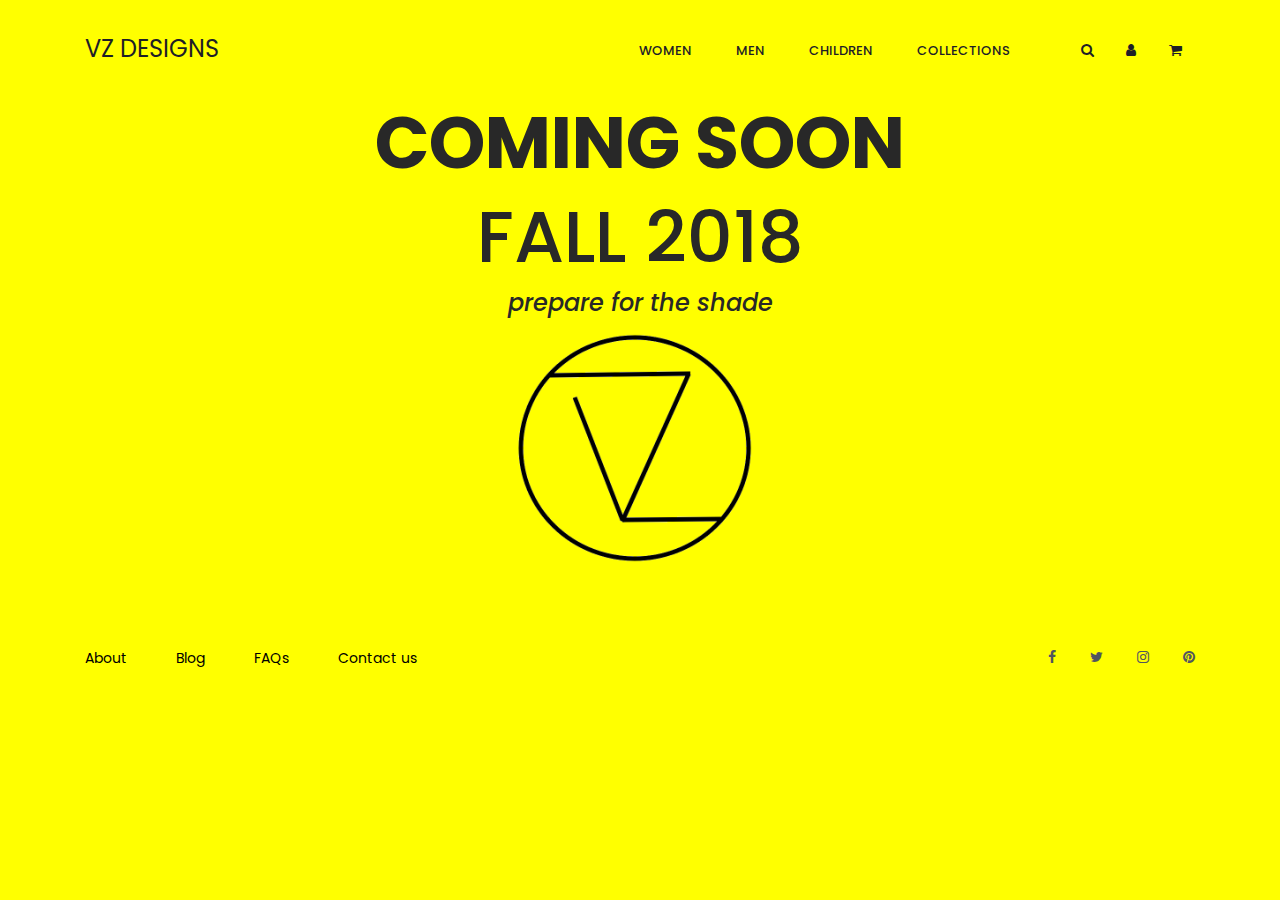
<file: collections.html>
<!DOCTYPE html>
<html lang="en">
<head>
<title>Collections</title>
<meta charset="utf-8">
<meta http-equiv="X-UA-Compatible" content="IE=edge">
<meta name="description" content="Colo Shop Template">
<meta name="viewport" content="width=device-width, initial-scale=1">
<link rel="stylesheet" type="text/css" href="styles/bootstrap4/bootstrap.min.css">
<link href="plugins/font-awesome-4.7.0/css/font-awesome.min.css" rel="stylesheet" type="text/css">
<link rel="stylesheet" type="text/css" href="plugins/OwlCarousel2-2.2.1/owl.carousel.css">
<link rel="stylesheet" type="text/css" href="plugins/OwlCarousel2-2.2.1/owl.theme.default.css">
<link rel="stylesheet" type="text/css" href="plugins/OwlCarousel2-2.2.1/animate.css">
<link rel="stylesheet" type="text/css" href="styles/main_styles.css">
<link rel="stylesheet" type="text/css" href="styles/responsive.css">
</head>

<style>
   body{
       /* background:url("https://giphy.com/gifs/35B2rMi5joXOE8SOlO/html5"); */
       background-color: yellow;
       background-size: cover;
   }
</style>

<body>
    
    <div class="super_container">
            
            <div class="main_nav_container">
                    <div class="container">
                        <div class="row">
                            <div class="col-lg-12 text-right">
                                <div class="logo_container">
                                    <a href="index1.html">VZ DESIGNS</a>
                                </div>
                                <nav class="navbar">
                                    <ul class="navbar_menu">
                                        <li><a href="women.html">WOMEN</a></li>
                                        <li><a href="men.html">MEN</a></li>
                                        <li><a href="children.html">CHILDREN</a></li>
                                        <li><a href="collections.html">COLLECTIONS</a></li>
                                    </ul>
                                    <ul class="navbar_user">
                                        <li><a href="#"><i class="fa fa-search" aria-hidden="true"></i></a></li>
                                        <li><a href="#"><i class="fa fa-user" aria-hidden="true"></i></a></li>
                                        <li class="checkout">
                                            <a href="#">
                                                <i class="fa fa-shopping-cart" aria-hidden="true"></i>
                                                <!-- <span id="checkout_items" class="checkout_items">2</span> -->
                                            </a>
                                        </li>
                                    </ul>
                                    <div class="hamburger_container">
                                        <i class="fa fa-bars" aria-hidden="true"></i>
                                    </div>
                                </nav>
                            </div>
                        </div>
                    </div>
                </div>

                <div align="center" style="padding-top: 5s0px"> 
                    <h1><b>COMING SOON</b></h1>
                    <h1>FALL 2018</h1>
                    <h4><i>prepare for the shade</i></h4>
                    <img src="images/blacklogo.png" width="300" height="267.35">
                </div>
                
        <!-- Footer -->

	<footer class="footer">
		<div class="container">
			<div class="row">
				<div class="col-lg-6">
					<div class="footer_nav_container d-flex flex-sm-row flex-column align-items-center justify-content-lg-start justify-content-center text-center">
						<ul class="footer_nav">
                            <li><a href="#">About</a></li>
                            <li><a href="#">Blog</a></li>
							<li><a href="#">FAQs</a></li>
							<li><a href="contact.html">Contact us</a></li>
						</ul>
					</div>
				</div>
				<div class="col-lg-6">
					<div class="footer_social d-flex flex-row align-items-center justify-content-lg-end justify-content-center">
						<ul>
							<li><a href="#"><i class="fa fa-facebook" aria-hidden="true"></i></a></li>
							<li><a href="#"><i class="fa fa-twitter" aria-hidden="true"></i></a></li>
							<li><a href="#"><i class="fa fa-instagram" aria-hidden="true"></i></a></li>
							<li><a href="#"><i class="fa fa-pinterest" aria-hidden="true"></i></a></li>
						</ul>
					</div>
				</div>
			</div>
		</div>
	</footer>
    </div>

    <script src="js/jquery-3.2.1.min.js"></script>
    <script src="styles/bootstrap4/popper.js"></script>
    <script src="styles/bootstrap4/bootstrap.min.js"></script>
    <script src="plugins/Isotope/isotope.pkgd.min.js"></script>
    <script src="plugins/OwlCarousel2-2.2.1/owl.carousel.js"></script>
    <script src="plugins/easing/easing.js"></script>
    <script src="js/custom.js"></script>
</body>
</file>
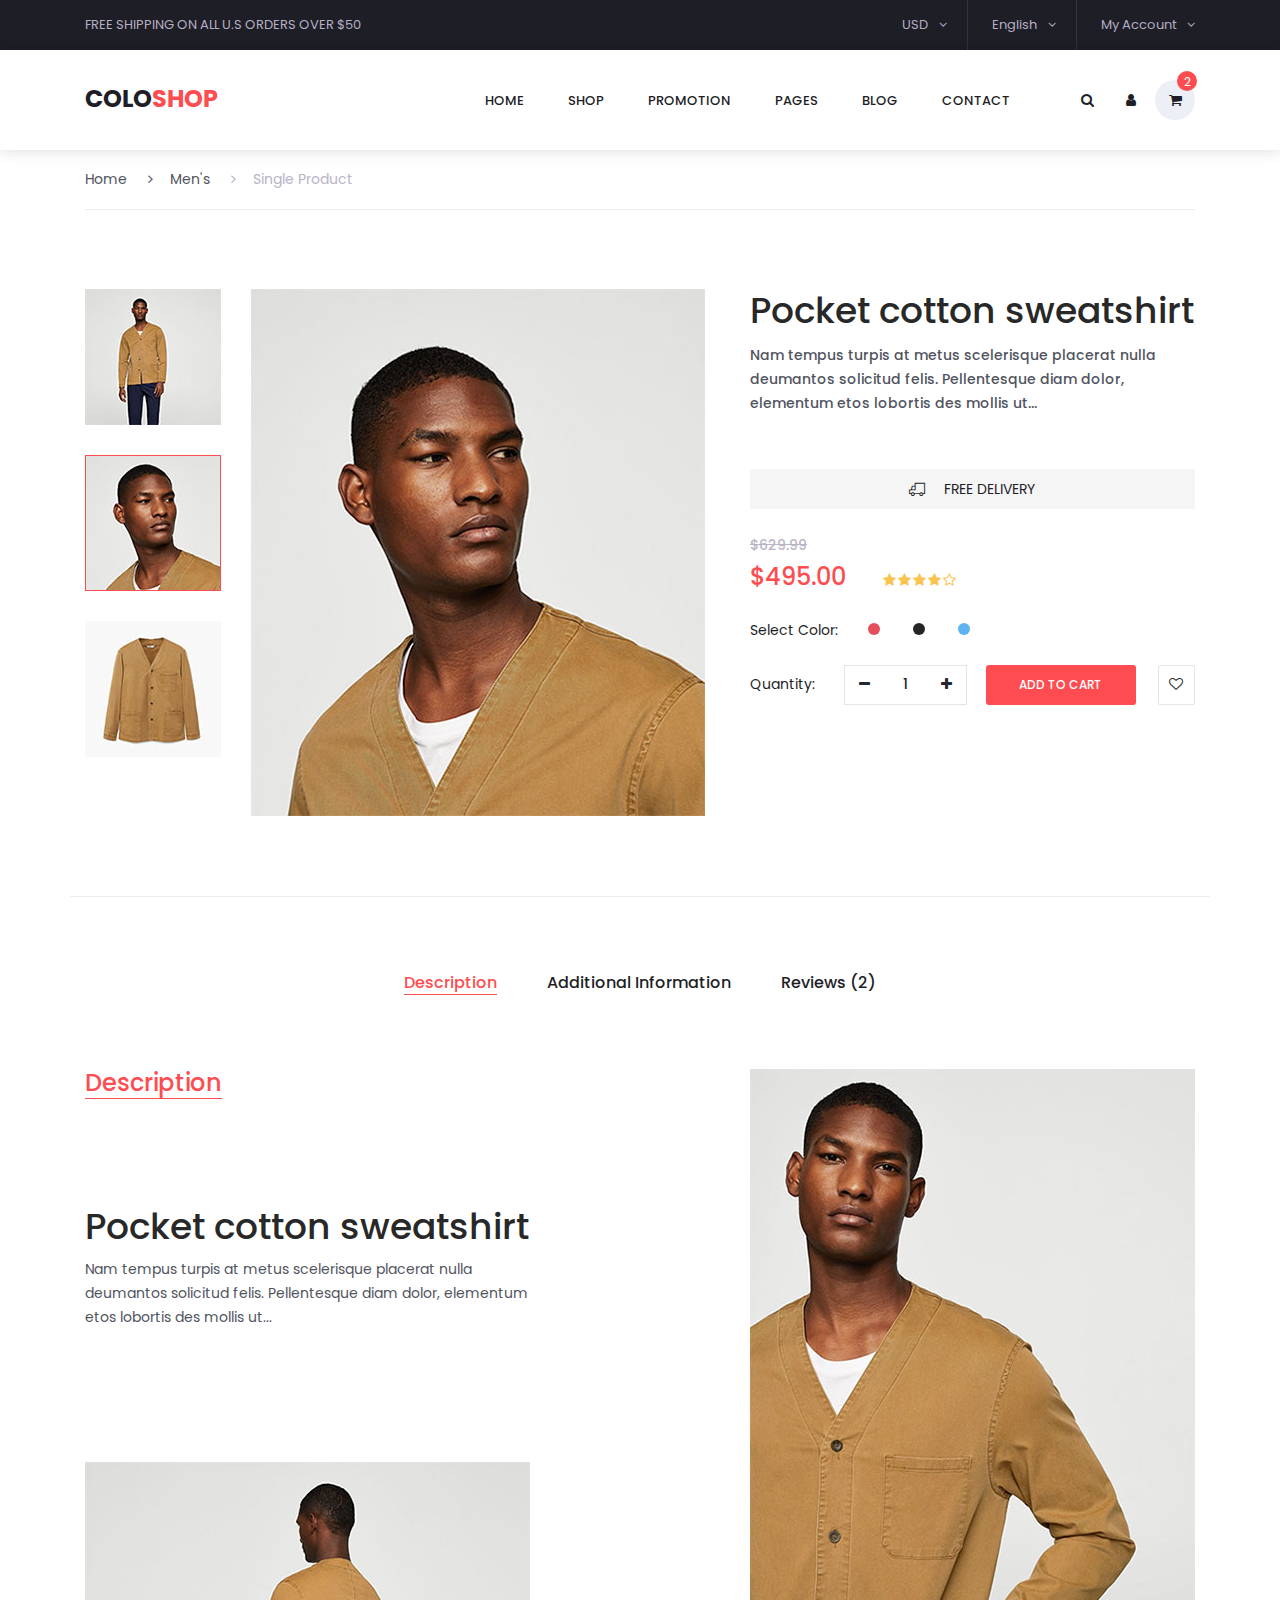
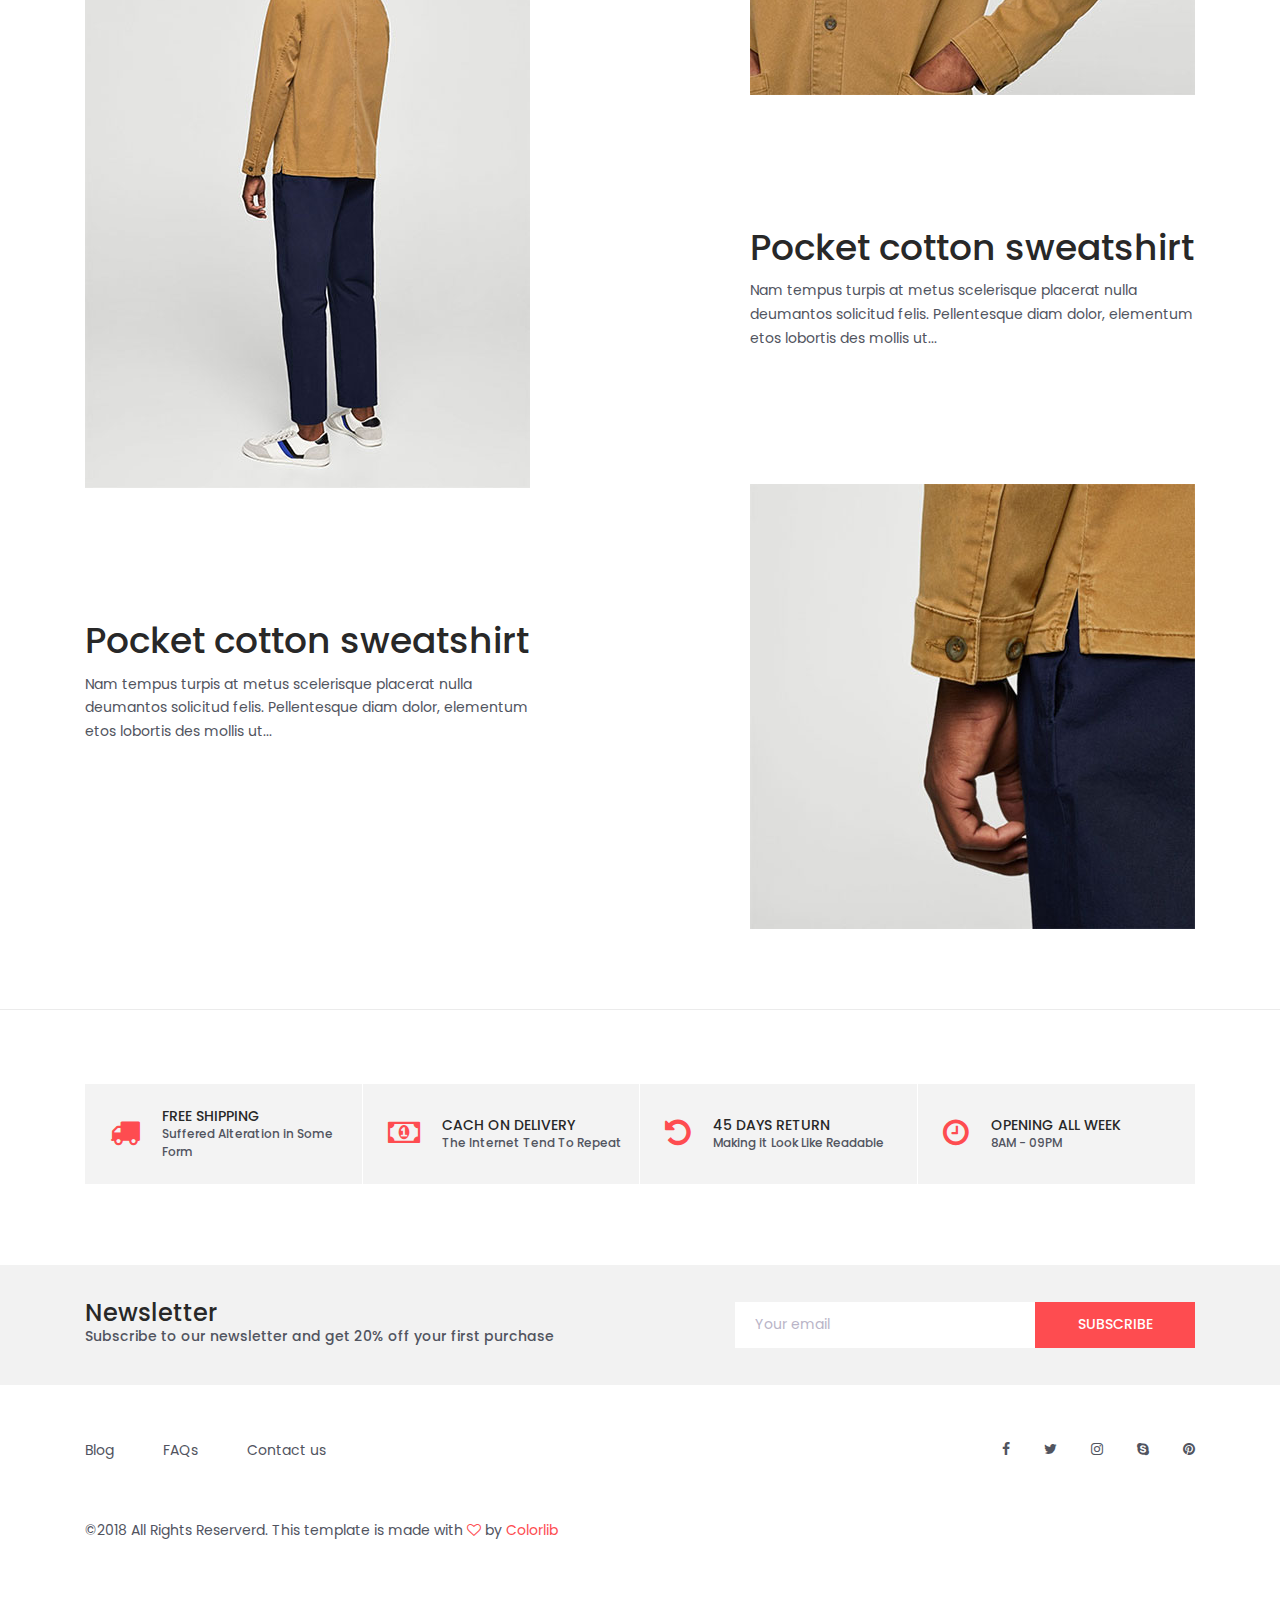
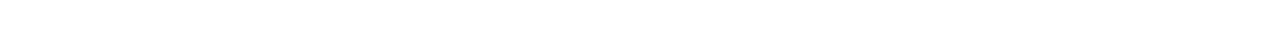
<file: single.html>
<!DOCTYPE html>
<html lang="en">
<head>
<title>Single Product</title>
<meta charset="utf-8">
<meta http-equiv="X-UA-Compatible" content="IE=edge">
<meta name="description" content="Colo Shop Template">
<meta name="viewport" content="width=device-width, initial-scale=1">
<link rel="stylesheet" type="text/css" href="styles/bootstrap4/bootstrap.min.css">
<link href="plugins/font-awesome-4.7.0/css/font-awesome.min.css" rel="stylesheet" type="text/css">
<link rel="stylesheet" type="text/css" href="plugins/OwlCarousel2-2.2.1/owl.carousel.css">
<link rel="stylesheet" type="text/css" href="plugins/OwlCarousel2-2.2.1/owl.theme.default.css">
<link rel="stylesheet" type="text/css" href="plugins/OwlCarousel2-2.2.1/animate.css">
<link rel="stylesheet" href="plugins/themify-icons/themify-icons.css">
<link rel="stylesheet" type="text/css" href="plugins/jquery-ui-1.12.1.custom/jquery-ui.css">
<link rel="stylesheet" type="text/css" href="styles/single_styles.css">
<link rel="stylesheet" type="text/css" href="styles/single_responsive.css">
</head>

<body>

<div class="super_container">

	<!-- Header -->

	<header class="header trans_300">

		<!-- Top Navigation -->

		<div class="top_nav">
			<div class="container">
				<div class="row">
					<div class="col-md-6">
						<div class="top_nav_left">free shipping on all u.s orders over $50</div>
					</div>
					<div class="col-md-6 text-right">
						<div class="top_nav_right">
							<ul class="top_nav_menu">

								<!-- Currency / Language / My Account -->

								<li class="currency">
									<a href="#">
										usd
										<i class="fa fa-angle-down"></i>
									</a>
									<ul class="currency_selection">
										<li><a href="#">cad</a></li>
										<li><a href="#">aud</a></li>
										<li><a href="#">eur</a></li>
										<li><a href="#">gbp</a></li>
									</ul>
								</li>
								<li class="language">
									<a href="#">
										English
										<i class="fa fa-angle-down"></i>
									</a>
									<ul class="language_selection">
										<li><a href="#">French</a></li>
										<li><a href="#">Italian</a></li>
										<li><a href="#">German</a></li>
										<li><a href="#">Spanish</a></li>
									</ul>
								</li>
								<li class="account">
									<a href="#">
										My Account
										<i class="fa fa-angle-down"></i>
									</a>
									<ul class="account_selection">
										<li><a href="#"><i class="fa fa-sign-in" aria-hidden="true"></i>Sign In</a></li>
										<li><a href="#"><i class="fa fa-user-plus" aria-hidden="true"></i>Register</a></li>
									</ul>
								</li>
							</ul>
						</div>
					</div>
				</div>
			</div>
		</div>

		<!-- Main Navigation -->

		<div class="main_nav_container">
			<div class="container">
				<div class="row">
					<div class="col-lg-12 text-right">
						<div class="logo_container">
							<a href="#">colo<span>shop</span></a>
						</div>
						<nav class="navbar">
							<ul class="navbar_menu">
								<li><a href="index.html">home</a></li>
								<li><a href="#">shop</a></li>
								<li><a href="#">promotion</a></li>
								<li><a href="#">pages</a></li>
								<li><a href="#">blog</a></li>
								<li><a href="contact.html">contact</a></li>
							</ul>
							<ul class="navbar_user">
								<li><a href="#"><i class="fa fa-search" aria-hidden="true"></i></a></li>
								<li><a href="#"><i class="fa fa-user" aria-hidden="true"></i></a></li>
								<li class="checkout">
									<a href="#">
										<i class="fa fa-shopping-cart" aria-hidden="true"></i>
										<span id="checkout_items" class="checkout_items">2</span>
									</a>
								</li>
							</ul>
							<div class="hamburger_container">
								<i class="fa fa-bars" aria-hidden="true"></i>
							</div>
						</nav>
					</div>
				</div>
			</div>
		</div>

	</header>

	<div class="fs_menu_overlay"></div>

	<!-- Hamburger Menu -->

	<div class="hamburger_menu">
		<div class="hamburger_close"><i class="fa fa-times" aria-hidden="true"></i></div>
		<div class="hamburger_menu_content text-right">
			<ul class="menu_top_nav">
				<li class="menu_item has-children">
					<a href="#">
						usd
						<i class="fa fa-angle-down"></i>
					</a>
					<ul class="menu_selection">
						<li><a href="#">cad</a></li>
						<li><a href="#">aud</a></li>
						<li><a href="#">eur</a></li>
						<li><a href="#">gbp</a></li>
					</ul>
				</li>
				<li class="menu_item has-children">
					<a href="#">
						English
						<i class="fa fa-angle-down"></i>
					</a>
					<ul class="menu_selection">
						<li><a href="#">French</a></li>
						<li><a href="#">Italian</a></li>
						<li><a href="#">German</a></li>
						<li><a href="#">Spanish</a></li>
					</ul>
				</li>
				<li class="menu_item has-children">
					<a href="#">
						My Account
						<i class="fa fa-angle-down"></i>
					</a>
					<ul class="menu_selection">
						<li><a href="#"><i class="fa fa-sign-in" aria-hidden="true"></i>Sign In</a></li>
						<li><a href="#"><i class="fa fa-user-plus" aria-hidden="true"></i>Register</a></li>
					</ul>
				</li>
				<li class="menu_item"><a href="#">home</a></li>
				<li class="menu_item"><a href="#">shop</a></li>
				<li class="menu_item"><a href="#">promotion</a></li>
				<li class="menu_item"><a href="#">pages</a></li>
				<li class="menu_item"><a href="#">blog</a></li>
				<li class="menu_item"><a href="#">contact</a></li>
			</ul>
		</div>
	</div>

	<div class="container single_product_container">
		<div class="row">
			<div class="col">

				<!-- Breadcrumbs -->

				<div class="breadcrumbs d-flex flex-row align-items-center">
					<ul>
						<li><a href="index.html">Home</a></li>
						<li><a href="categories.html"><i class="fa fa-angle-right" aria-hidden="true"></i>Men's</a></li>
						<li class="active"><a href="#"><i class="fa fa-angle-right" aria-hidden="true"></i>Single Product</a></li>
					</ul>
				</div>

			</div>
		</div>

		<div class="row">
			<div class="col-lg-7">
				<div class="single_product_pics">
					<div class="row">
						<div class="col-lg-3 thumbnails_col order-lg-1 order-2">
							<div class="single_product_thumbnails">
								<ul>
									<li><img src="images/single_1_thumb.jpg" alt="" data-image="images/single_1.jpg"></li>
									<li class="active"><img src="images/single_2_thumb.jpg" alt="" data-image="images/single_2.jpg"></li>
									<li><img src="images/single_3_thumb.jpg" alt="" data-image="images/single_3.jpg"></li>
								</ul>
							</div>
						</div>
						<div class="col-lg-9 image_col order-lg-2 order-1">
							<div class="single_product_image">
								<div class="single_product_image_background" style="background-image:url(images/single_2.jpg)"></div>
							</div>
						</div>
					</div>
				</div>
			</div>
			<div class="col-lg-5">
				<div class="product_details">
					<div class="product_details_title">
						<h2>Pocket cotton sweatshirt</h2>
						<p>Nam tempus turpis at metus scelerisque placerat nulla deumantos solicitud felis. Pellentesque diam dolor, elementum etos lobortis des mollis ut...</p>
					</div>
					<div class="free_delivery d-flex flex-row align-items-center justify-content-center">
						<span class="ti-truck"></span><span>free delivery</span>
					</div>
					<div class="original_price">$629.99</div>
					<div class="product_price">$495.00</div>
					<ul class="star_rating">
						<li><i class="fa fa-star" aria-hidden="true"></i></li>
						<li><i class="fa fa-star" aria-hidden="true"></i></li>
						<li><i class="fa fa-star" aria-hidden="true"></i></li>
						<li><i class="fa fa-star" aria-hidden="true"></i></li>
						<li><i class="fa fa-star-o" aria-hidden="true"></i></li>
					</ul>
					<div class="product_color">
						<span>Select Color:</span>
						<ul>
							<li style="background: #e54e5d"></li>
							<li style="background: #252525"></li>
							<li style="background: #60b3f3"></li>
						</ul>
					</div>
					<div class="quantity d-flex flex-column flex-sm-row align-items-sm-center">
						<span>Quantity:</span>
						<div class="quantity_selector">
							<span class="minus"><i class="fa fa-minus" aria-hidden="true"></i></span>
							<span id="quantity_value">1</span>
							<span class="plus"><i class="fa fa-plus" aria-hidden="true"></i></span>
						</div>
						<div class="red_button add_to_cart_button"><a href="#">add to cart</a></div>
						<div class="product_favorite d-flex flex-column align-items-center justify-content-center"></div>
					</div>
				</div>
			</div>
		</div>

	</div>

	<!-- Tabs -->

	<div class="tabs_section_container">

		<div class="container">
			<div class="row">
				<div class="col">
					<div class="tabs_container">
						<ul class="tabs d-flex flex-sm-row flex-column align-items-left align-items-md-center justify-content-center">
							<li class="tab active" data-active-tab="tab_1"><span>Description</span></li>
							<li class="tab" data-active-tab="tab_2"><span>Additional Information</span></li>
							<li class="tab" data-active-tab="tab_3"><span>Reviews (2)</span></li>
						</ul>
					</div>
				</div>
			</div>
			<div class="row">
				<div class="col">

					<!-- Tab Description -->

					<div id="tab_1" class="tab_container active">
						<div class="row">
							<div class="col-lg-5 desc_col">
								<div class="tab_title">
									<h4>Description</h4>
								</div>
								<div class="tab_text_block">
									<h2>Pocket cotton sweatshirt</h2>
									<p>Nam tempus turpis at metus scelerisque placerat nulla deumantos solicitud felis. Pellentesque diam dolor, elementum etos lobortis des mollis ut...</p>
								</div>
								<div class="tab_image">
									<img src="images/desc_1.jpg" alt="">
								</div>
								<div class="tab_text_block">
									<h2>Pocket cotton sweatshirt</h2>
									<p>Nam tempus turpis at metus scelerisque placerat nulla deumantos solicitud felis. Pellentesque diam dolor, elementum etos lobortis des mollis ut...</p>
								</div>
							</div>
							<div class="col-lg-5 offset-lg-2 desc_col">
								<div class="tab_image">
									<img src="images/desc_2.jpg" alt="">
								</div>
								<div class="tab_text_block">
									<h2>Pocket cotton sweatshirt</h2>
									<p>Nam tempus turpis at metus scelerisque placerat nulla deumantos solicitud felis. Pellentesque diam dolor, elementum etos lobortis des mollis ut...</p>
								</div>
								<div class="tab_image desc_last">
									<img src="images/desc_3.jpg" alt="">
								</div>
							</div>
						</div>
					</div>

					<!-- Tab Additional Info -->

					<div id="tab_2" class="tab_container">
						<div class="row">
							<div class="col additional_info_col">
								<div class="tab_title additional_info_title">
									<h4>Additional Information</h4>
								</div>
								<p>COLOR:<span>Gold, Red</span></p>
								<p>SIZE:<span>L,M,XL</span></p>
							</div>
						</div>
					</div>

					<!-- Tab Reviews -->

					<div id="tab_3" class="tab_container">
						<div class="row">

							<!-- User Reviews -->

							<div class="col-lg-6 reviews_col">
								<div class="tab_title reviews_title">
									<h4>Reviews (2)</h4>
								</div>

								<!-- User Review -->

								<div class="user_review_container d-flex flex-column flex-sm-row">
									<div class="user">
										<div class="user_pic"></div>
										<div class="user_rating">
											<ul class="star_rating">
												<li><i class="fa fa-star" aria-hidden="true"></i></li>
												<li><i class="fa fa-star" aria-hidden="true"></i></li>
												<li><i class="fa fa-star" aria-hidden="true"></i></li>
												<li><i class="fa fa-star" aria-hidden="true"></i></li>
												<li><i class="fa fa-star-o" aria-hidden="true"></i></li>
											</ul>
										</div>
									</div>
									<div class="review">
										<div class="review_date">27 Aug 2016</div>
										<div class="user_name">Brandon William</div>
										<p>Lorem ipsum dolor sit amet, consectetur adipisicing elit, sed do eiusmod tempor incididunt ut labore et dolore magna aliqua.</p>
									</div>
								</div>

								<!-- User Review -->

								<div class="user_review_container d-flex flex-column flex-sm-row">
									<div class="user">
										<div class="user_pic"></div>
										<div class="user_rating">
											<ul class="star_rating">
												<li><i class="fa fa-star" aria-hidden="true"></i></li>
												<li><i class="fa fa-star" aria-hidden="true"></i></li>
												<li><i class="fa fa-star" aria-hidden="true"></i></li>
												<li><i class="fa fa-star" aria-hidden="true"></i></li>
												<li><i class="fa fa-star-o" aria-hidden="true"></i></li>
											</ul>
										</div>
									</div>
									<div class="review">
										<div class="review_date">27 Aug 2016</div>
										<div class="user_name">Brandon William</div>
										<p>Lorem ipsum dolor sit amet, consectetur adipisicing elit, sed do eiusmod tempor incididunt ut labore et dolore magna aliqua.</p>
									</div>
								</div>
							</div>

							<!-- Add Review -->

							<div class="col-lg-6 add_review_col">

								<div class="add_review">
									<form id="review_form" action="post">
										<div>
											<h1>Add Review</h1>
											<input id="review_name" class="form_input input_name" type="text" name="name" placeholder="Name*" required="required" data-error="Name is required.">
											<input id="review_email" class="form_input input_email" type="email" name="email" placeholder="Email*" required="required" data-error="Valid email is required.">
										</div>
										<div>
											<h1>Your Rating:</h1>
											<ul class="user_star_rating">
												<li><i class="fa fa-star" aria-hidden="true"></i></li>
												<li><i class="fa fa-star" aria-hidden="true"></i></li>
												<li><i class="fa fa-star" aria-hidden="true"></i></li>
												<li><i class="fa fa-star" aria-hidden="true"></i></li>
												<li><i class="fa fa-star-o" aria-hidden="true"></i></li>
											</ul>
											<textarea id="review_message" class="input_review" name="message"  placeholder="Your Review" rows="4" required data-error="Please, leave us a review."></textarea>
										</div>
										<div class="text-left text-sm-right">
											<button id="review_submit" type="submit" class="red_button review_submit_btn trans_300" value="Submit">submit</button>
										</div>
									</form>
								</div>

							</div>

						</div>
					</div>

				</div>
			</div>
		</div>

	</div>

	<!-- Benefit -->

	<div class="benefit">
		<div class="container">
			<div class="row benefit_row">
				<div class="col-lg-3 benefit_col">
					<div class="benefit_item d-flex flex-row align-items-center">
						<div class="benefit_icon"><i class="fa fa-truck" aria-hidden="true"></i></div>
						<div class="benefit_content">
							<h6>free shipping</h6>
							<p>Suffered Alteration in Some Form</p>
						</div>
					</div>
				</div>
				<div class="col-lg-3 benefit_col">
					<div class="benefit_item d-flex flex-row align-items-center">
						<div class="benefit_icon"><i class="fa fa-money" aria-hidden="true"></i></div>
						<div class="benefit_content">
							<h6>cach on delivery</h6>
							<p>The Internet Tend To Repeat</p>
						</div>
					</div>
				</div>
				<div class="col-lg-3 benefit_col">
					<div class="benefit_item d-flex flex-row align-items-center">
						<div class="benefit_icon"><i class="fa fa-undo" aria-hidden="true"></i></div>
						<div class="benefit_content">
							<h6>45 days return</h6>
							<p>Making it Look Like Readable</p>
						</div>
					</div>
				</div>
				<div class="col-lg-3 benefit_col">
					<div class="benefit_item d-flex flex-row align-items-center">
						<div class="benefit_icon"><i class="fa fa-clock-o" aria-hidden="true"></i></div>
						<div class="benefit_content">
							<h6>opening all week</h6>
							<p>8AM - 09PM</p>
						</div>
					</div>
				</div>
			</div>
		</div>
	</div>

	<!-- Newsletter -->

	<div class="newsletter">
		<div class="container">
			<div class="row">
				<div class="col-lg-6">
					<div class="newsletter_text d-flex flex-column justify-content-center align-items-lg-start align-items-md-center text-center">
						<h4>Newsletter</h4>
						<p>Subscribe to our newsletter and get 20% off your first purchase</p>
					</div>
				</div>
				<div class="col-lg-6">
					<form action="post">
						<div class="newsletter_form d-flex flex-md-row flex-column flex-xs-column align-items-center justify-content-lg-end justify-content-center">
							<input id="newsletter_email" type="email" placeholder="Your email" required="required" data-error="Valid email is required.">
							<button id="newsletter_submit" type="submit" class="newsletter_submit_btn trans_300" value="Submit">subscribe</button>
						</div>
					</form>
				</div>
			</div>
		</div>
	</div>

	<!-- Footer -->

	<footer class="footer">
		<div class="container">
			<div class="row">
				<div class="col-lg-6">
					<div class="footer_nav_container d-flex flex-sm-row flex-column align-items-center justify-content-lg-start justify-content-center text-center">
						<ul class="footer_nav">
							<li><a href="#">Blog</a></li>
							<li><a href="#">FAQs</a></li>
							<li><a href="contact.html">Contact us</a></li>
						</ul>
					</div>
				</div>
				<div class="col-lg-6">
					<div class="footer_social d-flex flex-row align-items-center justify-content-lg-end justify-content-center">
						<ul>
							<li><a href="#"><i class="fa fa-facebook" aria-hidden="true"></i></a></li>
							<li><a href="#"><i class="fa fa-twitter" aria-hidden="true"></i></a></li>
							<li><a href="#"><i class="fa fa-instagram" aria-hidden="true"></i></a></li>
							<li><a href="#"><i class="fa fa-skype" aria-hidden="true"></i></a></li>
							<li><a href="#"><i class="fa fa-pinterest" aria-hidden="true"></i></a></li>
						</ul>
					</div>
				</div>
			</div>
			<div class="row">
				<div class="col-lg-12">
					<div class="footer_nav_container">
						<div class="cr">©2018 All Rights Reserverd. This template is made with <i class="fa fa-heart-o" aria-hidden="true"></i> by <a href="#">Colorlib</a></div>
					</div>
				</div>
			</div>
		</div>
	</footer>

</div>

<script src="js/jquery-3.2.1.min.js"></script>
<script src="styles/bootstrap4/popper.js"></script>
<script src="styles/bootstrap4/bootstrap.min.js"></script>
<script src="plugins/Isotope/isotope.pkgd.min.js"></script>
<script src="plugins/OwlCarousel2-2.2.1/owl.carousel.js"></script>
<script src="plugins/easing/easing.js"></script>
<script src="plugins/jquery-ui-1.12.1.custom/jquery-ui.js"></script>
<script src="js/single_custom.js"></script>
</body>

</html>
</file>
<file: styles/main_styles.css>
@charset "utf-8";
/* CSS Document */

/******************************

COLOR PALETTE

[Table of Contents]

1. Fonts
2. Body and some general stuff
3. Home
	3.1 Currency
	3.2 Language
	3.3 Account
	3.4 Main Navigation
	3.5 Hamburger Menu
	3.6 Logo
	3.7 Main Slider
4. Banner
5. New Arrivals
	5.1 New Arrivals Sorting
	5.2 New Arrivals Products Grid
6. Deal of the week
7. Best Sellers
	7.1 Slider Nav
8. Benefit
9. Blogs
10. Newsletter
11. Footer



******************************/

/***********
1. Fonts
***********/

@import url('https://fonts.googleapis.com/css?family=Poppins:400,500,600,700,900');

/*********************************
2. Body and some general stuff
*********************************/

*
{
	margin: 0;
	padding: 0;
}
body
{
	font-family: 'Poppins', sans-serif;
	font-size: 14px;
	line-height: 23px;
	font-weight: 400;
	background:#f8f8f8;
	color: #1e1e27;
}

.bg {
	background-image: url("images/sankofa1.jpg");
    height: 100%; 
    background-position: center;
    background-repeat: no-repeat;
    background-size: cover;
}
div
{
	display: block;
	position: relative;
	-webkit-box-sizing: border-box;
    -moz-box-sizing: border-box;
    box-sizing: border-box;
}
ul
{
	list-style: none;
	margin-bottom: 0px;
}
p
{
	font-family: 'Poppins', sans-serif;
	font-size: 14px;
	line-height: 1.7;
	font-weight: 500;
	color: #989898;
	-webkit-font-smoothing: antialiased;
	-webkit-text-shadow: rgba(0,0,0,.01) 0 0 1px;
	text-shadow: rgba(0,0,0,.01) 0 0 1px;
}
p a
{
	display: inline;
	position: relative;
	color: inherit;
	border-bottom: solid 2px #fde0db;
	-webkit-transition: all 200ms ease;
	-moz-transition: all 200ms ease;
	-ms-transition: all 200ms ease;
	-o-transition: all 200ms ease;
	transition: all 200ms ease;
}
a, a:hover, a:visited, a:active, a:link
{
	text-decoration: none;
	-webkit-font-smoothing: antialiased;
	-webkit-text-shadow: rgba(0,0,0,.01) 0 0 1px;
	text-shadow: rgba(0,0,0,.01) 0 0 1px;
}
p a:active
{
	position: relative;
	color: rgb(244, 222, 103);
}
p a:hover
{
	color: #FF6347;
	/* background: #fde0db; */
}
p a:hover::after
{
	opacity: 0.2;
}
::selection
{
	background: #fde0db;
	color: #FF6347;
}
p::selection
{
	background: #fde0db;
}
h1{font-size: 72px;}
h2{font-size: 40px;}
h3{font-size: 28px;}
h4{font-size: 24px;}
h5{font-size: 16px;}
h6{font-size: 14px;}
h1, h2, h3, h4, h5, h6
{
	color: #282828;
	-webkit-font-smoothing: antialiased;
	-webkit-text-shadow: rgba(0,0,0,.01) 0 0 1px;
	text-shadow: rgba(0,0,0,.01) 0 0 1px;
}
h1::selection,
h2::selection,
h3::selection,
h4::selection,
h5::selection,
h6::selection
{

}
::-webkit-input-placeholder
{
	font-size: 16px !important;
	font-weight: 500;
	color: #777777 !important;
}
:-moz-placeholder /* older Firefox*/
{
	font-size: 16px !important;
	font-weight: 500;
	color: #777777 !important;
}
::-moz-placeholder /* Firefox 19+ */
{
	font-size: 16px !important;
	font-weight: 500;
	color: #777777 !important;
}
:-ms-input-placeholder
{
	font-size: 16px !important;
	font-weight: 500;
	color: #777777 !important;
}
::input-placeholder
{
	font-size: 16px !important;
	font-weight: 500;
	color: #777777 !important;
}
.form-control
{
	color: #db5246;
}
section
{
	display: block;
	position: relative;
	box-sizing: border-box;
}
.clear
{
	clear: both;
}
.clearfix::before, .clearfix::after
{
	content: "";
	display: table;
}
.clearfix::after
{
	clear: both;
}
.clearfix
{
	zoom: 1;
}
.float_left
{
	float: left;
}
.float_right
{
	float: right;
}
.trans_200
{
	-webkit-transition: all 200ms ease;
	-moz-transition: all 200ms ease;
	-ms-transition: all 200ms ease;
	-o-transition: all 200ms ease;
	transition: all 200ms ease;
}
.trans_300
{
	-webkit-transition: all 300ms ease;
	-moz-transition: all 300ms ease;
	-ms-transition: all 300ms ease;
	-o-transition: all 300ms ease;
	transition: all 300ms ease;
}
.trans_400
{
	-webkit-transition: all 400ms ease;
	-moz-transition: all 400ms ease;
	-ms-transition: all 400ms ease;
	-o-transition: all 400ms ease;
	transition: all 400ms ease;
}
.trans_500
{
	-webkit-transition: all 500ms ease;
	-moz-transition: all 500ms ease;
	-ms-transition: all 500ms ease;
	-o-transition: all 500ms ease;
	transition: all 500ms ease;
}
.fill_height
{
	height: 100%;
}
.super_container
{
	width: 100%;
	overflow: hidden;
}

/*********************************
3. Home
*********************************/

.header
{
	position: fixed;
	top: 0;
	left: 0;
	width: 100%;
	background: #FFFFFF;
	z-index: 10;
}
.top_nav
{
	width: 100%;
	height: 50px;
	background: #1e1e27;
}
.top_nav_left
{
	height: 50px;
	line-height: 50px;
	font-size: 13px;
	color: #b5aec4;
	text-transform: uppercase;
}

/*********************************
3.1 Currency
*********************************/

.currency
{
	display: inline-block;
	position: relative;
	min-width: 50px;
	border-right: solid 1px #33333b;
	padding-right: 20px;
	padding-left: 20px;
	text-align: center;
	vertical-align: middle;
	background: #1e1e27;
}
.currency > a
{
	display: block;
	color: #b5aec4;
	font-weight: 400;
	height: 50px;
	line-height: 50px;
	font-size: 13px;
	text-transform: uppercase;
}
.currency > a > i
{
	margin-left: 8px;
}
.currency:hover .currency_selection
{
	visibility: visible;
	opacity: 1;
	top: 100%;
}
.currency_selection
{
	display: block;
	position: absolute;
	right: 0;
	top: 120%;
	margin: 0;
	width: 100%;
	background: #FFFFFF;
	visibility: hidden;
	opacity: 0;
	z-index: 1;
	box-shadow: 0 0 25px rgba(63, 78, 100, 0.15);
	-webkit-transition: opacity 0.3s ease;
	-moz-transition: opacity 0.3s ease;
	-ms-transition: opacity 0.3s ease;
	-o-transition: opacity 0.3s ease;
	transition: all 0.3s ease;
}
.currency_selection li
{
	padding-left: 10px;
	padding-right: 10px;
	line-height: 50px;
}
.currency_selection li a
{
	display: block;
	color: #232530;
	border-bottom: solid 1px #dddddd;
	font-size: 13px;
	text-transform: uppercase;
	-webkit-transition: opacity 0.3s ease;
	-moz-transition: opacity 0.3s ease;
	-ms-transition: opacity 0.3s ease;
	-o-transition: opacity 0.3s ease;
	transition: all 0.3s ease;
}
.currency_selection li a:hover
{
	color: #b5aec4;
}
.currency_selection li:last-child a
{
	border-bottom: none;
}

/*********************************
3.2 Language
*********************************/

.language
{
	display: inline-block;
	position: relative;
	min-width: 50px;
	border-right: solid 1px #33333b;
	padding-right: 20px;
	padding-left: 20px;
	text-align: center;
	vertical-align: middle;
	background: #1e1e27;
}
.language > a
{
	display: block;
	color: #b5aec4;
	font-weight: 400;
	height: 50px;
	line-height: 50px;
	font-size: 13px;
}
.language > a > i
{
	margin-left: 8px;
}
.language:hover .language_selection
{
	visibility: visible;
	opacity: 1;
	top: 100%;
}
.language_selection
{
	display: block;
	position: absolute;
	right: 0;
	top: 120%;
	margin: 0;
	width: 100%;
	background: #FFFFFF;
	visibility: hidden;
	opacity: 0;
	z-index: 1;
	box-shadow: 0 0 25px rgba(63, 78, 100, 0.15);
	-webkit-transition: opacity 0.3s ease;
	-moz-transition: opacity 0.3s ease;
	-ms-transition: opacity 0.3s ease;
	-o-transition: opacity 0.3s ease;
	transition: all 0.3s ease;
}
.language_selection li
{
	padding-left: 10px;
	padding-right: 10px;
	line-height: 50px;
}
.language_selection li a
{
	display: block;
	color: #232530;
	border-bottom: solid 1px #dddddd;
	font-size: 13px;
	-webkit-transition: opacity 0.3s ease;
	-moz-transition: opacity 0.3s ease;
	-ms-transition: opacity 0.3s ease;
	-o-transition: opacity 0.3s ease;
	transition: all 0.3s ease;
}
.language_selection li a:hover
{
	color: #b5aec4;
}
.language_selection li:last-child a
{
	border-bottom: none;
}

/*********************************
3.3 Account
*********************************/

.account
{
	display: inline-block;
	position: relative;
	min-width: 50px;
	padding-left: 20px;
	text-align: center;
	vertical-align: middle;
	background: #1e1e27;
}
.account > a
{
	display: block;
	color: #b5aec4;
	font-weight: 400;
	height: 50px;
	line-height: 50px;
	font-size: 13px;
}
.account > a > i
{
	margin-left: 8px;
}
.account:hover .account_selection
{
	visibility: visible;
	opacity: 1;
	top: 100%;
}
.account_selection
{
	display: block;
	position: absolute;
	right: 0;
	top: 120%;
	margin: 0;
	width: 100%;
	background: #FFFFFF;
	visibility: hidden;
	opacity: 0;
	z-index: 1;
	box-shadow: 0 0 25px rgba(63, 78, 100, 0.15);
	-webkit-transition: opacity 0.3s ease;
	-moz-transition: opacity 0.3s ease;
	-ms-transition: opacity 0.3s ease;
	-o-transition: opacity 0.3s ease;
	transition: all 0.3s ease;
}
.account_selection li
{
	padding-left: 10px;
	padding-right: 10px;
	line-height: 50px;
}
.account_selection li a
{
	display: block;
	color: #232530;
	border-bottom: solid 1px #dddddd;
	font-size: 14px;
	-webkit-transition: all 0.3s ease;
	-moz-transition: all 0.3s ease;
	-ms-transition: all 0.3s ease;
	-o-transition: all 0.3s ease;
	transition: all 0.3s ease;
}
.account_selection li a:hover
{
	color: #b5aec4;
}
.account_selection li:last-child a
{
	border-bottom: none;
}
.account_selection li a i
{
	margin-right: 10px;
}

/*********************************
3.4 Main Navigation
*********************************/

.main_nav_container
{
	width: 100%;
	/* background: #FFFFFF; */
	background-color: rgba(0,0,0,0.0);
	box-shadow: 0 0 16px rgba(0, 0, 0, 0.009);
}
.navbar
{
	width: auto;
	height: 100px;
	float: right;
	padding-left: 0px;
	padding-right: 0px;
}
.navbar_menu li
{
	display: inline-block;
}
.navbar_menu li a
{
	display: block;
	color: #1e1e27;
	font-size: 13px;
	font-weight: 500;
	text-transform: uppercase;
	padding: 20px;
	-webkit-transition: color 0.3s ease;
	-moz-transition: color 0.3s ease;
	-ms-transition: color 0.3s ease;
	-o-transition: color 0.3s ease;
	transition: color 0.3s ease;
}
.navbar_menu li a:hover
{
	color: #b5aec4;
}
.navbar_user
{
	margin-left: 37px;
}
.navbar_user li
{
	display: inline-block;
	text-align: center;
}
.navbar_user li a
{
	display: -webkit-box;
	display: -moz-box;
	display: -ms-flexbox;
	display: -webkit-flex;
	display: flex;
	flex-direction: column;
	justify-content: center;
	align-items: center;
	position: relative;
	width: 40px;
	height: 40px;
	color: #1e1e27;
	-webkit-transition: color 0.3s ease;
	-moz-transition: color 0.3s ease;
	-ms-transition: color 0.3s ease;
	-o-transition: color 0.3s ease;
	transition: color 0.3s ease;
}
.navbar_user li a:hover
{
	color: #b5aec4;
}
.checkout a
{
	/* background: #eceff6; */
	border-radius: 50%;
}
.checkout_items
{
	display: -webkit-box;
	display: -moz-box;
	display: -ms-flexbox;
	display: -webkit-flex;
	display: flex;
	flex-direction: column;
	justify-content: center;
	align-items: center;
	position: absolute;
	top: -9px;
	left: 22px;
	width: 20px;
	height: 20px;
	border-radius: 50%;
	background: #fe4c50;
	font-size: 12px;
	color: #FFFFFF;
}

/*********************************
3.5 Hamburger Menu
*********************************/

.hamburger_container
{
	display: none;
	margin-left: 40px;
}
.hamburger_container i
{
	font-size: 24px;
	color: #1e1e27;
	-webkit-transition: all 300ms ease;
	-moz-transition: all 300ms ease;
	-ms-transition: all 300ms ease;
	-o-transition: all 300ms ease;
	transition: all 300ms ease;
}
.hamburger_container:hover i
{
	color: #b5aec4;
}
.hamburger_menu
{
	position: fixed;
	top: 0;
	right: -400px;
	width: 400px;
	height: 100vh;
	background: rgba(255,255,255,0.95);
	z-index: 10;
	-webkit-transition: all 300ms ease;
	-moz-transition: all 300ms ease;
	-ms-transition: all 300ms ease;
	-o-transition: all 300ms ease;
	transition: all 300ms ease;
}
.hamburger_menu.active
{
	right: 0;
}
.fs_menu_overlay
{
	position: fixed;
	top: 0;
	left: 0;
	width: 100vw;
	height: 100vh;
	z-index: 9;
	background: rgba(255,255,255,0);
	pointer-events: none;
	-webkit-transition: all 200ms ease;
	-moz-transition: all 200ms ease;
	-ms-transition: all 200ms ease;
	-o-transition: all 200ms ease;
	transition: all 200ms ease;
}
.hamburger_close
{
	position: absolute;
	top: 26px;
	right: 10px;
	padding: 10px;
	z-index: 1;
}
.hamburger_close i
{
	font-size: 24px;
	color: #1e1e27;
	-webkit-transition: all 300ms ease;
	-moz-transition: all 300ms ease;
	-ms-transition: all 300ms ease;
	-o-transition: all 300ms ease;
	transition: all 300ms ease;
}
.hamburger_close:hover i
{
	color: #b5aec4;
}
.hamburger_menu_content
{
	padding-top: 100px;
	width: 100%;
	height: 100%;
	padding-right: 20px;
}
.menu_item
{
	display: block;
	position: relative;
	border-bottom: solid 1px #b5aec4;
	vertical-align: middle;
}
.menu_item > a
{
	display: block;
	color: #1e1e27;
	font-weight: 500;
	height: 50px;
	line-height: 50px;
	font-size: 14px;
	text-transform: uppercase;
}
.menu_item > a:hover
{
	color: #b5aec4;
}
.menu_item > a > i
{
	margin-left: 8px;
}
.menu_item.active .menu_selection
{
	display: block;
	visibility: visible;
	opacity: 1;
}
.menu_selection
{
	margin: 0;
	width: 100%;
	max-height: 0;
	overflow: hidden;
	z-index: 1;
	-webkit-transition: all 0.3s ease;
	-moz-transition: all 0.3s ease;
	-ms-transition: all 0.3s ease;
	-o-transition: all 0.3s ease;
	transition: all 0.3s ease;
}
.menu_selection li
{
	padding-left: 10px;
	padding-right: 10px;
	line-height: 50px;
}
.menu_selection li a
{
	display: block;
	color: #232530;
	border-bottom: solid 1px #dddddd;
	font-size: 13px;
	text-transform: uppercase;
	-webkit-transition: opacity 0.3s ease;
	-moz-transition: opacity 0.3s ease;
	-ms-transition: opacity 0.3s ease;
	-o-transition: opacity 0.3s ease;
	transition: all 0.3s ease;
}
.menu_selection li a:hover
{
	color: #b5aec4;
}
.menu_selection li:last-child a
{
	border-bottom: none;
}

/*********************************
3.6 Logo
*********************************/

.logo_container
{
	position: absolute;
	top: 50%;
	-webkit-transform: translateY(-50%);
	-moz-transform: translateY(-50%);
	-ms-transform: translateY(-50%);
	-o-transform: translateY(-50%);
	transform: translateY(-50%);
	left: 15px;
}
.logo_container a
{
	font-size: 24px;
	color: #1e1e27;
	/* font-weight: 700; */
	text-transform: uppercase;
}

/*********************************
3.7 Main Slider
*********************************/

.main_slider
{
	width: 100%;
	height: 700px;
	background-repeat: no-repeat;
	background-size: cover;
	background-position: center center;
	margin-top: 150px;
}
.main_slider_content
{
	width: 60%;
}
.main_slider_content h6
{
	font-weight: 500;
	text-transform: uppercase;
	margin-bottom: 29px;
}
.main_slider_content h1
{
	font-weight: 400;
	line-height: 1;
}
.red_button
{
	display: -webkit-inline-box;
	display: -moz-inline-box;
	display: -ms-inline-flexbox;
	display: -webkit-inline-flex;
	display: inline-flex;
	flex-direction: column;
	justify-content: center;
	align-items: center;
	width: auto;
	height: 40px;
	background: #fe4c50;
	border-radius: 3px;
	-webkit-transition: all 0.3s ease;
	-moz-transition: all 0.3s ease;
	-ms-transition: all 0.3s ease;
	-o-transition: all 0.3s ease;
	transition: all 0.3s ease;
}
.red_button:hover
{
	background: #FE7C7F !important;
}
.red_button a
{
	display: block;
	color: #FFFFFF;
	text-transform: uppercase;
	font-size: 14px;
	font-weight: 500;
	text-align: center;
	line-height: 40px;
	width: 100%;
}
.shop_now_button
{
	width: 140px;
	margin-top: 32px;
}

/*********************************
4. Banner
*********************************/

.banner
{
	width: 100%;
	margin-top: 30px;
}
.banner_item
{
	display: -webkit-box;
	display: -moz-box;
	display: -ms-flexbox;
	display: -webkit-flex;
	display: flex;
	flex-direction: column;
	justify-content: center;
	align-items: center;
	height: 265px;
	background-repeat: no-repeat;
	background-size: cover;
	background-position: center center;
}
.banner_category
{
	height: 50px;
	background: #FFFFFF;
	min-width: 180px;
	padding-left: 25px;
	padding-right: 25px;
}
.banner_category a
{
	display: block;
	color: #1e1e27;
	text-transform: uppercase;
	font-size: 22px;
	font-weight: 600;
	text-align: center;
	line-height: 50px;
	width: 100%;
	-webkit-transition: color 0.3s ease;
	-moz-transition: color 0.3s ease;
	-ms-transition: color 0.3s ease;
	-o-transition: color 0.3s ease;
	transition: color 0.3s ease;
}
.banner_category a:hover
{
	color: #b5aec4;
}

/*********************************
5. New Arrivals
*********************************/

.new_arrivals
{
	width: 100%;
}
.new_arrivals_title
{
	margin-top: 74px;
}

/*********************************
5.1 New Arrivals Sorting
*********************************/

.new_arrivals_sorting
{
	display: inline-block;
	border-radius: 3px;
	margin-top: 59px;
	overflow: visible;
}
.grid_sorting_button
{
	height: 40px;
	min-width: 102px;
	padding-left: 25px;
	padding-right: 25px;
	cursor: pointer;
	border: solid 1px #ebebeb;
	font-size: 14px;
	font-weight: 500;
	text-transform: uppercase;
	background: #FFFFFF;
	border-radius: 3px;
	margin: 0;
	float: left;
	margin-left: -1px;
}
.grid_sorting_button:first-child
{
	margin-left: 0px;
}
.grid_sorting_button:last-child
{

}
.grid_sorting_button.active:hover
{
	background: #FE7C7F !important;
}
.grid_sorting_button.active
{
	color: #FFFFFF;
	background: #fe4c50;
}

/*********************************
5.2 New Arrivals Products Grid
*********************************/

.product-grid
{
	width: 100%;
	margin-top: 57px;
}
.product-item
{
	width: 20%;
	height: 380px;
	cursor: pointer;
}
.product-item::after
{
	display: block;
	position: absolute;
	top: 0;
	left: -1px;
	width: calc(100% + 1px);
	height: 100%;
	pointer-events: none;
	content: '';
	border: solid 2px rgba(235,235,235,0);
	border-radius: 3px;
	-webkit-transition: all 0.3s ease;
	-moz-transition: all 0.3s ease;
	-ms-transition: all 0.3s ease;
	-o-transition: all 0.3s ease;
	transition: all 0.3s ease;
}
.product-item:hover::after
{
	box-shadow: 0 25px 29px rgba(63, 78, 100, 0.15);
	border: solid 2px rgba(235,235,235,1);
}
.product
{
	width: 100%;
	height: 340px;
	border-right: solid 1px #e9e9e9;
}
.product_image
{
	width: 100%;
}
.product_image img
{
	width: 100%;
}
.product_info
{
	text-align: center;
	padding-left: 10px;
	padding-right: 10px;
}
.product_name
{
	margin-top: 27px;
}
.product_name a
{
	color: #1e1e27;
	line-height: 20px;
}
.product_name:hover a
{
	color: #b5aec4;
}
.discount .product_info .product_price
{
	font-size: 14px;
}
.product_price
{
	font-size: 16px;
	color: #fe4c50;
	font-weight: 600;
}
.product_price span
{
	font-size: 12px;
	margin-left: 10px;
	color: #b5aec4;
	text-decoration: line-through;
}
.product_bubble
{
	position: absolute;
	top: 15px;
	width: 50px;
	height: 22px;
	border-radius: 3px;
	text-transform: uppercase;
}
.product_bubble span
{
	font-size: 12px;
	font-weight: 600;
	color: #FFFFFF;
}
.product_bubble_right::after
{
	content: ' ';
	position: absolute;
	width: 0;
	height: 0;
	left: 6px;
	right: auto;
	top: auto;
	bottom: -6px;
	border: 6px solid;
}
.product_bubble_left::after
{
	content: ' ';
	position: absolute;
	width: 0;
	height: 0;
	left: auto;
	right: 6px;
	bottom: -6px;
	border: 6px solid;
}
.product_bubble_red::after
{
	border-color: transparent transparent transparent #fe4c50;
}
.product_bubble_left::after
{
	border-color: #51a042 #51a042 transparent transparent;
}
.product_bubble_red
{
	background: #fe4c50;
}
.product_bubble_green
{
	background: #51a042;
}
.product_bubble_left
{
	left: 15px;
}
.product_bubble_right
{
	right: 15px;
}
.add_to_cart_button
{
	width: 100%;
	visibility: hidden;
	opacity: 0;
	-webkit-transition: all 0.3s ease;
	-moz-transition: all 0.3s ease;
	-ms-transition: all 0.3s ease;
	-o-transition: all 0.3s ease;
	transition: all 0.3s ease;
}
.add_to_cart_button a
{
	font-size: 12px;
	font-weight: 600;
}
.product-item:hover .add_to_cart_button
{
	visibility: visible;
	opacity: 1;
}
.favorite
{
	position: absolute;
	top: 15px;
	right: 15px;
	color: #b9b4c7;
	width: 17px;
	height: 17px;
	visibility: hidden;
	opacity: 0;
}
.favorite_left
{
	left: 15px;
}
.favorite.active
{
	visibility: visible;
	opacity: 1;
}
.product-item:hover .favorite
{
	visibility: visible;
	opacity: 1;
}
.favorite.active::after
{
	font-family: 'FontAwesome';
	content:'\f004';
	color: #fe4c50;
}
.favorite::after
{
	font-family: 'FontAwesome';
	content:'\f08a';
}
.favorite:hover::after
{
	color: #fe4c50;
}

/*********************************
6. Deal of the week
*********************************/

.deal_ofthe_week
{
	width: 100%;
	margin-top: 41px;
	background: #f2f2f2;
}
.deal_ofthe_week_img
{
	height: 540px;
}
.deal_ofthe_week_img img
{
	height: 100%;
}
.deal_ofthe_week_content
{
	height: 100%;
}
.section_title
{
	display: inline-block;
	text-align: center;
}
.section_title h2
{
	display: inline-block;
}
.section_title::after
{
	display: block;
	position: absolute;
	top: calc(100% + 13px);
	left: 50%;
	-webkit-transform: translateX(-50%);
	-moz-transform: translateX(-50%);
	-ms-transform: translateX(-50%);
	-o-transform: translateX(-50%);
	transform: translateX(-50%);
	width: 60px;
	height: 5px;
	background: #fe4c50;
	content: '';
}
.timer
{
	margin-top: 66px;
}
.timer li
{
	display: inline-block;
	width: 120px;
	height: 120px;
	border-radius: 50%;
	background: #FFFFFF;
	margin-right: 10px;
}
.timer li:last-child
{
	margin-right: 0px;
}
.timer_num
{
	font-size: 48px;
	font-weight: 600;
	color: #fe4c50;
	margin-top: 10px;
}
.timer_unit
{
	margin-top: 12px;
	font-size: 16px;
	font-weight: 500;
	color: #51545f;
}
.deal_ofthe_week_button
{
	width: 140px;
	background: #1e1e27;
	margin-top: 52px;
}
.deal_ofthe_week_button:hover
{
	background: #2b2b34 !important;
}

/*********************************
7. Best Sellers
*********************************/

.product_slider_container
{
	width: 100%;
	height: 340px;
	margin-top: 73px;
}
.product_slider_container::after
{
	display: block;
	position: absolute;
	top: 0;
	right: 0;
	width: 1px;
	height: 100%;
	background: #FFFFFF;
	content: '';
	z-index: 1;
}
.product_slider
{
	overflow: visible !important;
}
.product_slider_item .product-item
{
	height: 340px;
}
.product_slider_item
{
	width: 20%;
}
.product_slider_item .product-item
{
	width: 100% !important;
}

/*********************************
7.1 Slider Nav
*********************************/

.product_slider_nav
{
	position: absolute;
	width: 30px;
	height: 70px;
	background: #d3d3d6;
	-webkit-transform: translateY(-50%);
	-moz-transform: translateY(-50%);
	-ms-transform: translateY(-50%);
	-o-transform: translateY(-50%);
	transform: translateY(-50%);
	z-index: 2;
	cursor: pointer;
	visibility: hidden;
	opacity: 0;
	-webkit-transition: all 300ms ease;
	-moz-transition: all 300ms ease;
	-ms-transition: all 300ms ease;
	-o-transition: all 300ms ease;
	transition: all 300ms ease;
}
.product_slider_container:hover .product_slider_nav
{
	visibility: visible;
	opacity: 1;
}
.product_slider_nav i
{
	color: #FFFFFF;
	font-size: 12px;
}
.product_slider_nav_left
{
	top: 50%;
	left: 0;
}
.product_slider_nav_right
{
	top: 50%;
	right: 0;
}

/*********************************
8. Benefit
*********************************/

.benefit
{
	margin-top: 74px;
}
.benefit_row
{
	padding-left: 15px;
	padding-right: 15px;
}
.benefit_col
{
	padding-left: 0px;
	padding-right: 0px;
}
.benefit_item
{
	height: 100px;
	background: #f3f3f3;
	border-right: solid 1px #FFFFFF;
	padding-left: 25px;
}
.benefit_col:last-child .benefit_item
{
	border-right: none;
}
.benefit_icon i
{
	font-size: 30px;
	color: #fe4c50;
}
.benefit_content
{
	padding-left: 22px;
}
.benefit_content h6
{
	text-transform: uppercase;
	line-height: 18px;
	font-weight: 500;
	margin-bottom: 0px;
}
.benefit_content p
{
	font-size: 12px;
	line-height: 18px;
	margin-bottom: 0px;
	color: #51545f;
}

/*********************************
10. Choices
*********************************/
.choices h1, h2{
	/* color: #f7f7f7; */
	color:#5e0231;
}

.choices a {
	/* color: #f7f7f7; */
	color: #5e0231;
}

.choices h4 {
	/* color: #f7f7f7; */
	/* color:#5e0231; */
	color: #dbc3d0;
}

.choices a:hover {
	/* color: yellow; */
	text-shadow: 0 0 3px #b04f82;
}

.products li {
	display: inline-block;
	margin-right: 45px;
}

.products li:last-child {
	margin-right: 0px;
}
/*********************************
11. Footer
*********************************/

.footer_nav_container
{
	height: 130px;
}
.cr
{
	margin-right: 48px;
}
.footer_nav li
{
	display: inline-block;
	margin-right: 45px;
}
.footer_nav li:last-child
{
	margin-right: 0px;
}
.footer_nav li a, .cr
{
	font-size: 14px;
	/* color: #51545f; */
	color: black;
	line-height: 30px;
	-webkit-transition: all 300ms ease;
	-moz-transition: all 300ms ease;
	-ms-transition: all 300ms ease;
	-o-transition: all 300ms ease;
	transition: all 300ms ease;
}
.footer_nav li a:hover, .cr a, .cr i
{
	color: yellow;
}
.footer_social
{
	height: 130px;
}
.footer_social ul li
{
	display: inline-block;
	margin-right: 10px;
}
.footer_social ul li:last-child
{
	margin-right: 0px;
}
.footer_social ul li a
{
	color: #51545f;
	-webkit-transition: all 300ms ease;
	-moz-transition: all 300ms ease;
	-ms-transition: all 300ms ease;
	-o-transition: all 300ms ease;
	transition: all 300ms ease;
	padding: 10px;
}
.footer_social ul li:last-child a
{
	padding-right: 0px;
}
.footer_social ul li a:hover
{
	color: yellow;
}
</file>
<file: styles/responsive.css>
@charset "utf-8";
/* CSS Document */

/******************************

[Table of Contents]

1. 1600px
2. 1440px
3. 1280px
4. 1199px
5. 1024px
6. 991px
7. 959px
8. 880px
9. 768px
10. 767px
11. 539px
12. 479px
13. 400px

******************************/


@media only screen and (max-width: 1600px)
{
	
}

/************
2. 1440px
************/

@media only screen and (max-width: 1540px)
{
	
}

/************
3. 1380px
************/

@media only screen and (max-width: 1380px)
{
	
}

/************
3. 1280px
************/

@media only screen and (max-width: 1280px)
{
	
}

/************
4. 1199px
************/

@media only screen and (max-width: 1199px)
{
	.main_slider
	{
		min-height: 475px;
		height: calc(100vw / 1.714);
	}
	.main_slider_content
	{
		width: 80%;
	}
	.banner_item
	{
		height: 220px;
	}
	.product-item
	{
		height: 360px;
	}
	.product
	{
		height: 320px;
	}
	.timer li
	{
		width: 90px;
		height: 90px;
	}
	.timer_num
	{
		font-size: 36px;
		font-weight: 500;
	}
	.timer_unit
	{
		margin-top: 5px;
	}
	.blog_title
	{
		font-size: 20px;
	}
}

/************
5. 1024px
************/

@media only screen and (max-width: 1024px)
{
	
}

/************
6. 991px
************/

@media only screen and (max-width: 991px)
{
	h1{font-size: 48px;}
	h2{font-size: 36px;}
	.main_slider_content h6
	{
		margin-bottom: 23px;
	}
	.shop_now_button
	{
		margin-top: 26px;
	}
	.grid-item
	{
		width: 25%;
	}
	.top_nav
	{
		display: none;
	}
	.navbar_menu
	{
		display: none;
	}
	.hamburger_container
	{
		display: block;
	}
	.main_slider
	{
		margin-top: 100px;
	}
	.main_slider_content
	{
		width: 100%;
		padding-right: 15px;
	}
	.banner_item
	{
		height: 160px;
	}
	.banner_category
	{
		min-width: 160px;
		height: 40px;
	}
	.banner_category a
	{
		font-size: 16px;
		line-height: 40px;
	}
	.product-item
	{
		width: 25%;
	}
	.deal_ofthe_week_col
	{
		display: -webkit-box;
		display: -moz-box;
		display: -ms-flexbox;
		display: -webkit-flex;
		display: flex;
		flex-direction: column;
		justify-content: center;
		align-items: center;
		position: absolute;
		top: 0;
		left: 0;
		width: 100%;
		height: 100%;
	}
	.deal_ofthe_week_content
	{
		position: relative;
		top: auto;
		left: auto;
		height: auto;
	}
	.deal_ofthe_week_img
	{
		text-align: center;
	}
	.timer li
	{
		width: 70px;
		height: 70px;
	}
	.timer_num
	{
		font-size: 28px;
	}
	.timer_unit
	{
		margin-top: 1px;
		font-size: 14px;
	}
	.benefit_col
	{
		margin-bottom: 30px;
	}
	.benefit_col:last-child
	{
		margin-bottom: 0px;
	}
	.blog_item_col
	{
		margin-bottom: 30px;
	}
	.blog_item_col:last-child
	{
		margin-bottom: 0px;
	}
	.blog_item
	{
		height: 440px;
	}
	.blog_title
	{
		font-size: 24px;
	}
	.newsletter_text
	{
		height: auto;
		margin-top: 30px;
	}
	.newsletter_text p
	{
		margin-top: 5px;
	}
	.newsletter_form
	{
		height: auto;
		margin-top: 30px;
		margin-bottom: 40px;
	}
	.footer_nav_container
	{
		height: auto;
		margin-top: 65px;
	}
	.footer_social
	{
		height: auto;
		margin-top: 20px;
		margin-bottom: 65px;
	}
}

/************
7. 959px
************/

@media only screen and (max-width: 959px)
{
	
}

/************
8. 880px
************/

@media only screen and (max-width: 880px)
{
	
}

/************
9. 768px
************/

@media only screen and (max-width: 768px)
{
	
}

/************
10. 767px
************/

@media only screen and (max-width: 767px)
{
	h1{font-size: 36px;}
	h2{font-size: 24px;}
	h6{font-size: 12px;}
	.main_slider_content h6
	{
		margin-bottom: 20px;
	}
	.shop_now_button
	{
		margin-top: 23px;
	}
	.red_button a
	{
		font-size: 12px;
	}
	.banner_item
	{
		margin-bottom: 30px;
		height: 210px;
	}
	.new_arrivals_title
	{
		margin-top: 44px;
	}
	.product-item
	{
		width: 33.333333333333%;
		height: 345px;
	}
	.product
	{
		height: 305px;
	}
	.grid_sorting_button
	{
		font-size: 13px;
		padding-left: 20px;
		padding-right: 20px;
		min-width: 80px;
	}
	.product_slider_container
	{
		height: auto;
	}
	.product_slider_item .product-item
	{
		height: 380px;
	}
	.benefit_col
	{
		margin-bottom: 15px;
	}
	.blog_item
	{
		height: 372px;
	}
	.newsletter_form
	{
		margin-bottom: 40px;
	}
	.newsletter_submit_btn
	{
		margin-top: 15px;
	}
}

/************
11. 575px
************/

@media only screen and (max-width: 575px)
{
	.hamburger_menu
	{
		right: -100%;
		width: 100%;
	}
	.product-item
	{
		width: 50%;
		height: 420px;
	}
	.product
	{
		height: 380px;
	}
	.blog_item
	{
		height: calc((100vw - 30px) / 1.37);
	}
	.cr
	{
		display: block;
		margin-right: 0px;
		margin-bottom: 30px;
		font-size: 13px;
	}
	.footer_nav
	{
		margin-bottom: 20px;
	}
	.footer_nav li
	{
		display: block;
		margin-right: 0px;
	}
	.footer_nav li a
	{
		font-size: 13px;
	}
}

/************
11. 539px
************/

@media only screen and (max-width: 539px)
{
	
}

/************
12. 480px
************/

@media only screen and (max-width: 480px)
{
	
}

/************
13. 479px
************/

@media only screen and (max-width: 479px)
{
	.logo_container a
	{
		font-size: 12px;
	}
	.hamburger_container
	{
		margin-left: 25px;
	}
	.hamburger_container i
	{
		font-size: 16px;
	}
	.hamburger_close
	{
		top: 14px;
		right: 4px;
	}
	.hamburger_close i
	{
		font-size: 20px;
	}
	.hamburger_menu_content
	{
		padding-right: 15px;
		padding-top: 70px;
	}
	.menu_item
	{
		border-bottom-color: rgba(181, 174, 196, 0.5);
	}
	.menu_item > a
	{
		font-size: 12px;
		line-height: 35px;
		height: 35px;
	}
	.menu_selection li a
	{
		font-size: 12px;
		line-height: 35px;
		height: 35px;
	}
	.navbar
	{
		height: 70px;
	}
	.navbar_user li a
	{
		width: 30px;
		height: 30px;
		font-size: 12px;
	}
	.checkout_items
	{
		width: 15px;
		height: 15px;
		font-size: 10px;		
	}
	.main_slider
	{
		height: calc(100vh - 70px);
		/*height: 80vw;*/
		min-height: auto;
		margin-top: 70px;
	}
	.main_slider_content h6
	{
		margin-bottom: 15px;
	}
	.main_slider_content h1
	{
		font-size: 24px;
	}
	.shop_now_button
	{
		margin-top: 15px;
		width: 100px;
		height: 35px;
	}
	.red_button a
	{
		font-size: 10px;
	}
	.banner_item
	{
		height: calc((100vw - 30px) / 2.6);
	}
	.grid_sorting_button
	{
		font-size: 12px;
		padding-left: 10px;
		padding-right: 10px;
		min-width: 60px;
		height: 35px;
	}
	.product-item
	{
		width: 100%;
		height: auto;
	}
	.product
	{
		height: auto;
	}
	.product_name a
	{
		font-size: 12px;
	}
	.add_to_cart_button
	{
		margin-top: 20px;
	}
	.deal_ofthe_week_img
	{
		height: 400px;
	}
	.timer
	{
		margin-top: 42px;
	}
	.timer li
	{
		width: 50px;
		height: 50px;
	}
	.section_title::after
	{
	    top: calc(100% + 8px);
	    height: 3px;
	}
	.timer_num
	{
		margin-top: 4px;
		font-size: 16px;
	}
	.timer_unit
	{
		margin-top: -9px;
		font-size: 10px;
	}
	.deal_ofthe_week_button
	{
		margin-top: 36px;
	}

	.product_slider_item .product-item
	{
		width: 100%;
		height: auto;
	}
	.product_slider_item .product-item:hover::after
	{
		box-shadow: none;
	}
	.product_slider_item .product-item .product
	{
		height: auto;
	}
	.product_slider_item .product-item .product_info
	{
		padding-bottom: 30px;
	}
	.blog_title
	{
		font-size: 16px;
	}
	.blog_meta
	{
		font-size: 10px;
	}
	.blog_more
	{
		font-size: 12px;
		margin-top: 5px;
	}
	.newsletter_form
	{
		margin-top: 22px;
	}
	.newsletter_text h4
	{
		font-size: 20px;
	}
	.newsletter_text p
	{
		font-size: 13px;
		margin-top: 5px;
	}
	.newsletter_submit_btn
	{
		font-size: 12px;
	}
	#newsletter_email
	{
		height: 40px;
		width: 100%;
		padding-left: 15px;
	}
	.newsletter_submit_btn
	{
		height: 36px;
		width: 130px;
	}
	#newsletter_email::-webkit-input-placeholder
	{
		font-size: 12px !important;
		padding-left: 0px;
	}
	#newsletter_email:-moz-placeholder /* older Firefox*/
	{
		font-size: 12px !important;
		padding-left: 0px;
	}
	#newsletter_email::-moz-placeholder /* Firefox 19+ */ 
	{
		font-size: 12px !important;
		padding-left: 0px;
	} 
	#newsletter_email:-ms-input-placeholder
	{ 
		font-size: 12px !important;
		padding-left: 0px;
	}
	#newsletter_email::input-placeholder
	{
		font-size: 12px !important;
		padding-left: 0px;
	}
	.footer_nav_container
	{
		margin-top: 35px;
	}
	.cr
	{
		margin-bottom: 20px;
	}
	.footer_nav
	{
		margin-bottom: 20px;
	}
	.footer_social
	{
		margin-top: 5px;
		margin-bottom: 30px;
	}
}

/************
14. 400px
************/

@media only screen and (max-width: 400px)
{
	
}
</file>
<file: styles/categories_styles.css>
@charset "utf-8";
/* CSS Document */

/******************************

COLOR PALETTE




[Table of Contents]

1. Fonts
2. Body and some general stuff
3. Home
	3.1 Currency
	3.2 Language
	3.3 Account
	3.4 Main Navigation
	3.5 Hamburger Menu
	3.6 Logo
4. Products
	4.1 Product Sorting
5. Breadcrumbs
6. Sidebar
7. Main Content
8. Benefit
9. Newsletter
10. Footer



******************************/

/***********
1. Fonts
***********/

@import url('https://fonts.googleapis.com/css?family=Poppins:400,500,600,700,900');

/*********************************
2. Body and some general stuff
*********************************/

*
{
	margin: 0;
	padding: 0;
}
body
{
	font-family: 'Poppins', sans-serif;
	font-size: 14px;
	line-height: 23px;
	font-weight: 400;
	background: #FFFFFF;
	color: #1e1e27;
}
div
{
	display: block;
	position: relative;
	-webkit-box-sizing: border-box;
    -moz-box-sizing: border-box;
    box-sizing: border-box;
}
ul
{
	list-style: none;
	margin-bottom: 0px;
}
p
{
	font-family: 'Poppins', sans-serif;
	font-size: 14px;
	line-height: 1.7;
	font-weight: 500;
	color: #989898;
	-webkit-font-smoothing: antialiased;
	-webkit-text-shadow: rgba(0,0,0,.01) 0 0 1px;
	text-shadow: rgba(0,0,0,.01) 0 0 1px;
}
p a
{
	display: inline;
	position: relative;
	color: inherit;
	border-bottom: solid 2px #fde0db;
	-webkit-transition: all 200ms ease;
	-moz-transition: all 200ms ease;
	-ms-transition: all 200ms ease;
	-o-transition: all 200ms ease;
	transition: all 200ms ease;
}
a, a:hover, a:visited, a:active, a:link
{
	text-decoration: none;
	-webkit-font-smoothing: antialiased;
	-webkit-text-shadow: rgba(0,0,0,.01) 0 0 1px;
	text-shadow: rgba(0,0,0,.01) 0 0 1px;
}
p a:active
{
	position: relative;
	color: #FF6347;
}
p a:hover
{
	color: #FF6347;
	background: #fde0db;
}
p a:hover::after
{
	opacity: 0.2;
}
::selection
{
	background: #fde0db;
	color: #FF6347;
}
p::selection
{
	background: #fde0db;
}
h1{font-size: 72px;}
h2{font-size: 40px;}
h3{font-size: 28px;}
h4{font-size: 24px;}
h5{font-size: 16px;}
h6{font-size: 14px;}
h1, h2, h3, h4, h5, h6
{
	font-family: 'Poppins', sans-serif;
	color: #282828;
	-webkit-font-smoothing: antialiased;
	-webkit-text-shadow: rgba(0,0,0,.01) 0 0 1px;
	text-shadow: rgba(0,0,0,.01) 0 0 1px;
}
h1::selection,
h2::selection,
h3::selection,
h4::selection,
h5::selection,
h6::selection
{

}
::-webkit-input-placeholder
{
	font-size: 16px !important;
	font-weight: 500;
	color: #777777 !important;
}
:-moz-placeholder /* older Firefox*/
{
	font-size: 16px !important;
	font-weight: 500;
	color: #777777 !important;
}
::-moz-placeholder /* Firefox 19+ */
{
	font-size: 16px !important;
	font-weight: 500;
	color: #777777 !important;
}
:-ms-input-placeholder
{
	font-size: 16px !important;
	font-weight: 500;
	color: #777777 !important;
}
::input-placeholder
{
	font-size: 16px !important;
	font-weight: 500;
	color: #777777 !important;
}
.form-control
{
	color: #db5246;
}
section
{
	display: block;
	position: relative;
	box-sizing: border-box;
}
.clear
{
	clear: both;
}
.clearfix::before, .clearfix::after
{
	content: "";
	display: table;
}
.clearfix::after
{
	clear: both;
}
.clearfix
{
	zoom: 1;
}
.float_left
{
	float: left;
}
.float_right
{
	float: right;
}
.trans_200
{
	-webkit-transition: all 200ms ease;
	-moz-transition: all 200ms ease;
	-ms-transition: all 200ms ease;
	-o-transition: all 200ms ease;
	transition: all 200ms ease;
}
.trans_300
{
	-webkit-transition: all 300ms ease;
	-moz-transition: all 300ms ease;
	-ms-transition: all 300ms ease;
	-o-transition: all 300ms ease;
	transition: all 300ms ease;
}
.trans_400
{
	-webkit-transition: all 400ms ease;
	-moz-transition: all 400ms ease;
	-ms-transition: all 400ms ease;
	-o-transition: all 400ms ease;
	transition: all 400ms ease;
}
.trans_500
{
	-webkit-transition: all 500ms ease;
	-moz-transition: all 500ms ease;
	-ms-transition: all 500ms ease;
	-o-transition: all 500ms ease;
	transition: all 500ms ease;
}
.fill_height
{
	height: 100%;
}
.super_container
{
	width: 100%;
	overflow: hidden;
}

/*********************************
3. Home
*********************************/

.header
{
	position: fixed;
	top: 0;
	left: 0;
	width: 100%;
	background: #FFFFFF;
	z-index: 10;
}
.top_nav
{
	width: 100%;
	height: 50px;
	background: #1e1e27;
}
.top_nav_left
{
	height: 50px;
	line-height: 50px;
	font-size: 13px;
	color: #b5aec4;
	text-transform: uppercase;
}

/*********************************
3.1 Currency
*********************************/

.currency
{
	display: inline-block;
	position: relative;
	min-width: 50px;
	border-right: solid 1px #33333b;
	padding-right: 20px;
	padding-left: 20px;
	text-align: center;
	vertical-align: middle;
	background: #1e1e27;
}
.currency > a
{
	display: block;
	color: #b5aec4;
	font-weight: 400;
	height: 50px;
	line-height: 50px;
	font-size: 13px;
	text-transform: uppercase;
}
.currency > a > i
{
	margin-left: 8px;
}
.currency:hover .currency_selection
{
	visibility: visible;
	opacity: 1;
	top: 100%;
}
.currency_selection
{
	display: block;
	position: absolute;
	right: 0;
	top: 120%;
	margin: 0;
	width: 100%;
	background: #FFFFFF;
	visibility: hidden;
	opacity: 0;
	z-index: 1;
	box-shadow: 0 0 25px rgba(63, 78, 100, 0.15);
	-webkit-transition: opacity 0.3s ease;
	-moz-transition: opacity 0.3s ease;
	-ms-transition: opacity 0.3s ease;
	-o-transition: opacity 0.3s ease;
	transition: all 0.3s ease;
}
.currency_selection li
{
	padding-left: 10px;
	padding-right: 10px;
	line-height: 50px;
}
.currency_selection li a
{
	display: block;
	color: #232530;
	border-bottom: solid 1px #dddddd;
	font-size: 13px;
	text-transform: uppercase;
	-webkit-transition: opacity 0.3s ease;
	-moz-transition: opacity 0.3s ease;
	-ms-transition: opacity 0.3s ease;
	-o-transition: opacity 0.3s ease;
	transition: all 0.3s ease;
}
.currency_selection li a:hover
{
	color: #b5aec4;
}
.currency_selection li:last-child a
{
	border-bottom: none;
}

/*********************************
3.2 Language
*********************************/

.language
{
	display: inline-block;
	position: relative;
	min-width: 50px;
	border-right: solid 1px #33333b;
	padding-right: 20px;
	padding-left: 20px;
	text-align: center;
	vertical-align: middle;
	background: #1e1e27;
}
.language > a
{
	display: block;
	color: #b5aec4;
	font-weight: 400;
	height: 50px;
	line-height: 50px;
	font-size: 13px;
}
.language > a > i
{
	margin-left: 8px;
}
.language:hover .language_selection
{
	visibility: visible;
	opacity: 1;
	top: 100%;
}
.language_selection
{
	display: block;
	position: absolute;
	right: 0;
	top: 120%;
	margin: 0;
	width: 100%;
	background: #FFFFFF;
	visibility: hidden;
	opacity: 0;
	z-index: 1;
	box-shadow: 0 0 25px rgba(63, 78, 100, 0.15);
	-webkit-transition: opacity 0.3s ease;
	-moz-transition: opacity 0.3s ease;
	-ms-transition: opacity 0.3s ease;
	-o-transition: opacity 0.3s ease;
	transition: all 0.3s ease;
}
.language_selection li
{
	padding-left: 10px;
	padding-right: 10px;
	line-height: 50px;
}
.language_selection li a
{
	display: block;
	color: #232530;
	border-bottom: solid 1px #dddddd;
	font-size: 13px;
	-webkit-transition: opacity 0.3s ease;
	-moz-transition: opacity 0.3s ease;
	-ms-transition: opacity 0.3s ease;
	-o-transition: opacity 0.3s ease;
	transition: all 0.3s ease;
}
.language_selection li a:hover
{
	color: #b5aec4;
}
.language_selection li:last-child a
{
	border-bottom: none;
}

/*********************************
3.3 Account
*********************************/

.account
{
	display: inline-block;
	position: relative;
	min-width: 50px;
	padding-left: 20px;
	text-align: center;
	vertical-align: middle;
	background: #1e1e27;
}
.account > a
{
	display: block;
	color: #b5aec4;
	font-weight: 400;
	height: 50px;
	line-height: 50px;
	font-size: 13px;
}
.account > a > i
{
	margin-left: 8px;
}
.account:hover .account_selection
{
	visibility: visible;
	opacity: 1;
	top: 100%;
}
.account_selection
{
	display: block;
	position: absolute;
	right: 0;
	top: 120%;
	margin: 0;
	width: 100%;
	background: #FFFFFF;
	visibility: hidden;
	opacity: 0;
	z-index: 1;
	box-shadow: 0 0 25px rgba(63, 78, 100, 0.15);
	-webkit-transition: opacity 0.3s ease;
	-moz-transition: opacity 0.3s ease;
	-ms-transition: opacity 0.3s ease;
	-o-transition: opacity 0.3s ease;
	transition: all 0.3s ease;
}
.account_selection li
{
	padding-left: 10px;
	padding-right: 10px;
	line-height: 50px;
}
.account_selection li a
{
	display: block;
	color: #232530;
	border-bottom: solid 1px #dddddd;
	font-size: 14px;
	-webkit-transition: all 0.3s ease;
	-moz-transition: all 0.3s ease;
	-ms-transition: all 0.3s ease;
	-o-transition: all 0.3s ease;
	transition: all 0.3s ease;
}
.account_selection li a:hover
{
	color: #b5aec4;
}
.account_selection li:last-child a
{
	border-bottom: none;
}
.account_selection li a i
{
	margin-right: 10px;
}

/*********************************
3.4 Main Navigation
*********************************/

.main_nav_container
{
	width: 100%;
	background: #FFFFFF;
	box-shadow: 0 0 16px rgba(0, 0, 0, 0.15);
}
.navbar
{
	width: auto;
	height: 100px;
	float: right;
	padding-left: 0px;
	padding-right: 0px;
}
.navbar_menu li
{
	display: inline-block;
}
.navbar_menu li a
{
	display: block;
	color: #1e1e27;
	font-size: 13px;
	font-weight: 500;
	text-transform: uppercase;
	padding: 20px;
	-webkit-transition: color 0.3s ease;
	-moz-transition: color 0.3s ease;
	-ms-transition: color 0.3s ease;
	-o-transition: color 0.3s ease;
	transition: color 0.3s ease;
}
.navbar_menu li a:hover
{
	color: #b5aec4;
}
.navbar_user
{
	margin-left: 37px;
}
.navbar_user li
{
	display: inline-block;
	text-align: center;
}
.navbar_user li a
{
	display: -webkit-box;
	display: -moz-box;
	display: -ms-flexbox;
	display: -webkit-flex;
	display: flex;
	flex-direction: column;
	justify-content: center;
	align-items: center;
	position: relative;
	width: 40px;
	height: 40px;
	color: #1e1e27;
	-webkit-transition: color 0.3s ease;
	-moz-transition: color 0.3s ease;
	-ms-transition: color 0.3s ease;
	-o-transition: color 0.3s ease;
	transition: color 0.3s ease;
}
.navbar_user li a:hover
{
	color: #b5aec4;
}
.checkout a
{
	background: #eceff6;
	border-radius: 50%;
}
.checkout_items
{
	display: -webkit-box;
	display: -moz-box;
	display: -ms-flexbox;
	display: -webkit-flex;
	display: flex;
	flex-direction: column;
	justify-content: center;
	align-items: center;
	position: absolute;
	top: -9px;
	left: 22px;
	width: 20px;
	height: 20px;
	border-radius: 50%;
	background: #fe4c50;
	font-size: 12px;
	color: #FFFFFF;
}

/*********************************
3.5 Hamburger Menu
*********************************/

.hamburger_container
{
	display: none;
	margin-left: 40px;
}
.hamburger_container i
{
	font-size: 24px;
	color: #1e1e27;
	-webkit-transition: all 300ms ease;
	-moz-transition: all 300ms ease;
	-ms-transition: all 300ms ease;
	-o-transition: all 300ms ease;
	transition: all 300ms ease;
}
.hamburger_container:hover i
{
	color: #b5aec4;
}
.hamburger_menu
{
	position: fixed;
	top: 0;
	right: -400px;
	width: 400px;
	height: 100vh;
	background: rgba(255,255,255,0.95);
	z-index: 10;
	-webkit-transition: all 300ms ease;
	-moz-transition: all 300ms ease;
	-ms-transition: all 300ms ease;
	-o-transition: all 300ms ease;
	transition: all 300ms ease;
}
.hamburger_menu.active
{
	right: 0;
}
.fs_menu_overlay
{
	position: fixed;
	top: 0;
	left: 0;
	width: 100vw;
	height: 100vh;
	z-index: 9;
	background: rgba(255,255,255,0);
	pointer-events: none;
	-webkit-transition: all 200ms ease;
	-moz-transition: all 200ms ease;
	-ms-transition: all 200ms ease;
	-o-transition: all 200ms ease;
	transition: all 200ms ease;
}
.hamburger_close
{
	position: absolute;
	top: 26px;
	right: 10px;
	padding: 10px;
	z-index: 1;
}
.hamburger_close i
{
	font-size: 24px;
	color: #1e1e27;
	-webkit-transition: all 300ms ease;
	-moz-transition: all 300ms ease;
	-ms-transition: all 300ms ease;
	-o-transition: all 300ms ease;
	transition: all 300ms ease;
}
.hamburger_close:hover i
{
	color: #b5aec4;
}
.hamburger_menu_content
{
	padding-top: 100px;
	width: 100%;
	height: 100%;
	padding-right: 20px;
}
.menu_item
{
	display: block;
	position: relative;
	border-bottom: solid 1px #b5aec4;
	vertical-align: middle;
}
.menu_item > a
{
	display: block;
	color: #1e1e27;
	font-weight: 500;
	height: 50px;
	line-height: 50px;
	font-size: 14px;
	text-transform: uppercase;
}
.menu_item > a:hover
{
	color: #b5aec4;
}
.menu_item > a > i
{
	margin-left: 8px;
}
.menu_item.active .menu_selection
{
	display: block;
	visibility: visible;
	opacity: 1;
}
.menu_selection
{
	margin: 0;
	width: 100%;
	max-height: 0;
	overflow: hidden;
	z-index: 1;
	-webkit-transition: all 0.3s ease;
	-moz-transition: all 0.3s ease;
	-ms-transition: all 0.3s ease;
	-o-transition: all 0.3s ease;
	transition: all 0.3s ease;
}
.menu_selection li
{
	padding-left: 10px;
	padding-right: 10px;
	line-height: 50px;
}
.menu_selection li a
{
	display: block;
	color: #232530;
	border-bottom: solid 1px #dddddd;
	font-size: 13px;
	text-transform: uppercase;
	-webkit-transition: opacity 0.3s ease;
	-moz-transition: opacity 0.3s ease;
	-ms-transition: opacity 0.3s ease;
	-o-transition: opacity 0.3s ease;
	transition: all 0.3s ease;
}
.menu_selection li a i
{
	margin-right: 5px;
}
.menu_selection li a:hover
{
	color: #b5aec4;
}
.menu_selection li:last-child a
{
	border-bottom: none;
}

/*********************************
3.6 Logo
*********************************/

.logo_container
{
	position: absolute;
	top: 50%;
	-webkit-transform: translateY(-50%);
	-moz-transform: translateY(-50%);
	-ms-transform: translateY(-50%);
	-o-transform: translateY(-50%);
	transform: translateY(-50%);
	left: 15px;
}
.logo_container a
{
	font-size: 24px;
	color: #1e1e27;
	font-weight: 700;
	text-transform: uppercase;
}
.logo_container a span
{
	color: #fe4c50;
}
.red_button
{
	display: -webkit-inline-box;
	display: -moz-inline-box;
	display: -ms-inline-flexbox;
	display: -webkit-inline-flex;
	display: inline-flex;
	flex-direction: column;
	justify-content: center;
	align-items: center;
	width: auto;
	height: 40px;
	background: #fe4c50;
	border-radius: 3px;
	-webkit-transition: all 0.3s ease;
	-moz-transition: all 0.3s ease;
	-ms-transition: all 0.3s ease;
	-o-transition: all 0.3s ease;
	transition: all 0.3s ease;
}
.red_button:hover
{
	background: #FE7C7F !important;
}
.red_button a
{
	display: block;
	color: #FFFFFF;
	text-transform: uppercase;
	font-size: 14px;
	font-weight: 500;
	text-align: center;
	line-height: 40px;
	width: 100%;
}
.shop_now_button
{
	width: 140px;
	margin-top: 32px;
}

/*********************************
4. Products
*********************************/

.products_iso
{
	width: 100%;
}
.section_title
{
	display: inline-block;
	text-align: center;
}
.section_title h2
{
	display: inline-block;
}
.section_title::after
{
	display: block;
	position: absolute;
	top: calc(100% + 13px);
	left: 50%;
	-webkit-transform: translateX(-50%);
	-moz-transform: translateX(-50%);
	-ms-transform: translateX(-50%);
	-o-transform: translateX(-50%);
	transform: translateX(-50%);
	width: 60px;
	height: 5px;
	background: #fe4c50;
	content: '';
}

/*********************************
4.1 Product Sorting
*********************************/

.product_sorting_container_bottom
{
	margin-top: 24px;
}
.product_sorting_container_bottom .product_sorting
{
	float: right;
}
.product_sorting
{
	display: inline-block;
}
.product_sorting > li
{
	display: inline-block;
	position: relative;
	width: 185px;
	height: 40px;
	line-height: 40px;
	cursor: pointer;
	border: solid 1px #ecedee;
	padding-left: 20px;
	padding-right: 7px;
	margin-right: 16px;
}
.product_sorting_container_bottom .product_sorting > li
{
	width: 144px;
	margin-right: 0px;
	padding-right: 12px;
}
.product_sorting_container_bottom .product_sorting li span:nth-child(2)
{
	margin-left: 24px;
}
.product_sorting li i
{
	float: right;
	line-height: 40px;
	color: #51545f;
}
.product_sorting li ul
{
	display: block;
	position: absolute;
	right: 0;
	top: 120%;
	margin: 0;
	width: 100%;
	background: #FFFFFF;
	visibility: hidden;
	opacity: 0;
	z-index: 1;
	box-shadow: 0 15px 25px rgba(63, 78, 100, 0.15);
	-webkit-transition: opacity 0.3s ease;
	-moz-transition: opacity 0.3s ease;
	-ms-transition: opacity 0.3s ease;
	-o-transition: opacity 0.3s ease;
	transition: all 0.3s ease;
}
.product_sorting > li:hover ul
{
	visibility: visible;
	opacity: 1;
	top: calc(100% + 1px);
}
.product_sorting li ul li
{
	display: block;
	text-align: center;
	padding-left: 10px;
	padding-right: 10px;
}
.product_sorting li ul li span
{
	display: block;
	height: 40px;
	line-height: 40px;
	border-bottom: solid 1px #dddddd;
	color: #51545f;
	-webkit-transition: opacity 0.3s ease;
	-moz-transition: opacity 0.3s ease;
	-ms-transition: opacity 0.3s ease;
	-o-transition: opacity 0.3s ease;
	transition: all 0.3s ease;
}
.product_sorting li ul li span:hover
{
	color: #b5aec4;
}
.product_sorting li ul li:last-child span
{
	border-bottom: none;
}
.product_sorting li span:nth-child(2)
{
	margin-left: 71px;
}
.pages
{
	display: inline-block;
	float: right;
}
.product_sorting_container_bottom .pages
{
	float: left;
}
.page_current
{
	display: inline-block;
	position: relative;
	width: 40px;
	height: 40px;
	line-height: 40px;
	cursor: pointer;
	text-align: center;
	border: solid 1px #ecedee;
	margin-right: 16px;
}
.product_sorting_container_bottom .pages .page_current
{
	background: #fe4c50;
	border: none;
}
.page_current span
{
	color: #51545f;
}
.product_sorting_container_bottom .pages .page_current span
{
	color: #FFFFFF;
}
.page_selection
{
	display: block;
	position: absolute;
	right: 0;
	top: 120%;
	margin: 0;
	width: 100%;
	background: #FFFFFF;
	visibility: hidden;
	opacity: 0;
	z-index: 1;
	box-shadow: 0 15px 25px rgba(63, 78, 100, 0.15);
	-webkit-transition: opacity 0.3s ease;
	-moz-transition: opacity 0.3s ease;
	-ms-transition: opacity 0.3s ease;
	-o-transition: opacity 0.3s ease;
	transition: all 0.3s ease;
}
.page_selection li
{
	display: block;
	text-align: center;
	padding-left: 10px;
	padding-right: 10px;
}
.page_selection li a
{
	display: block;
	height: 40px;
	line-height: 40px;
	border-bottom: solid 1px #dddddd;
	color: #51545f;
	-webkit-transition: opacity 0.3s ease;
	-moz-transition: opacity 0.3s ease;
	-ms-transition: opacity 0.3s ease;
	-o-transition: opacity 0.3s ease;
	transition: all 0.3s ease;
}
.page_selection li a:hover
{
	color: #b5aec4;
}
.page_current:hover .page_selection
{
	visibility: visible;
	opacity: 1;
	top: calc(100% + 1px);
}
.page_total
{
	display: inline-block;
	line-height: 40px;
	margin-right: 31px;
}
.page_total span
{
	margin-right: 14px;
}
.page_next
{
	display: inline-block;
	line-height: 40px;
	cursor: pointer;
}
.page_next:hover i
{
	color: #b5aec4;
}
.page_next i
{
	font-size: 18px;
	color: #51545f;
}
.showing_results
{
	font-size: 16px;
	height: 40px;
	line-height: 40px;
	float: right;
	margin-right: 34px;
}

/*********************************
5. Breadcrumbs
*********************************/

.breadcrumbs
{
	width: 100%;
	height: 60px;
	border-bottom: solid 1px #ebebeb;
	margin-bottom: 58px;
}
.breadcrumbs ul li
{
	display: inline-block;
	margin-right: 17px;
}
.breadcrumbs ul li.active a
{
	color: #b9b4c7;
}
.breadcrumbs ul li i
{
	margin-right: 17px;
}
.breadcrumbs ul li a
{
	color: #51545f;
}

/*********************************
6. Sidebar
*********************************/

.product_section_container
{
	margin-top: 150px;
}
.product_section
{

}
.sidebar
{
	float: left;
	width: 200px;
	padding-right: 17px;
}
.sidebar_section
{
	padding-bottom: 35px;
	margin-bottom: 50px;
	border-bottom: solid 1px #ebebeb;
}
.sidebar_title h5
{
	font-size: 18px;
	margin-bottom: 21px;
}
.sidebar_categories li.active a
{
	color: #fe4c50;
}
.sidebar_categories li.active:hover a
{
	color: #fe4c50;
}
.sidebar_categories li a
{
	font-size: 14px;
	line-height: 40px;
	color: #51545f;
}
.sidebar_categories li a:hover
{
	color: #b5aec4;
}
.sidebar_categories li a span
{
	margin-right: 5px;
}
#slider-range
{
	margin-left: 7px !important;
}
#amount
{
	margin-top: 8px;
	color: #1e1e27 !important;
	font-size: 16px !important;
	font-weight: 500 !important;
}
.filter_button
{
	width: 100%;
	height: 30px;
	background: #1e1e27;
	text-align: center;
	margin-top: 25px;
	cursor: pointer;
	-webkit-transition: all 0.3s ease;
	-moz-transition: all 0.3s ease;
	-ms-transition: all 0.3s ease;
	-o-transition: all 0.3s ease;
	transition: all 0.3s ease;
}
.filter_button:hover
{
	background: #34343f;
}
.filter_button span
{
	font-size: 12px;
	font-weight: 600;
	text-transform: uppercase;
	line-height: 30px;
	color: #FFFFFF;
}
.checkboxes li
{
	height: 40px;
	line-height: 40px;
}
.checkboxes li.active i
{
	color: #fe4c50;
	margin-right: 21px;
}
.checkboxes li.active i::after
{
	display: block;
	position: absolute;
	top: 1px;
	left: 1px;
	font-family: 'FontAwesome';
	font-size: 10px;
	content: '\f00c';
	color: #FFFFFF;
}
.checkboxes
{
	height: 200px;
	overflow: hidden;
}
.checkboxes.active
{
	height: auto;
}
.checkboxes li i
{
	position: relative;
	color: #b3b7c8;
	cursor: pointer;
	margin-right: 22px;
}
.checkboxes li span
{
	font-family: 'Poppins', sans-serif;
	color: #51545f;
}
.show_more
{
	display: inline-block;
	cursor: pointer;
}
.show_more span
{
	height: 40px;
	line-height: 40px;
	color: #fe4c50;
}
.show_more span:first-child
{
	margin-right: 11px;
}

/*********************************
7. Main Content
*********************************/

.main_content
{
	float: left;
	width: calc(100% - 200px);
	padding-left: 34px;
}

.product-grid
{
	width: 100%;
	margin-top: 57px;
}
.product-item
{
	width: 25%;
	height: 380px;
	cursor: pointer;
}
.product-item::after
{
	display: block;
	position: absolute;
	top: 0;
	left: -1px;
	width: calc(100% + 1px);
	height: 100%;
	pointer-events: none;
	content: '';
	border: solid 2px rgba(235,235,235,0);
	border-radius: 3px;
	-webkit-transition: all 0.3s ease;
	-moz-transition: all 0.3s ease;
	-ms-transition: all 0.3s ease;
	-o-transition: all 0.3s ease;
	transition: all 0.3s ease;
}
.product-item:hover::after
{
	box-shadow: 0 25px 29px rgba(63, 78, 100, 0.15);
	border: solid 2px rgba(235,235,235,1);
}
.product
{
	width: 100%;
	height: 340px;
	border-right: solid 1px #e9e9e9;
}
.product_image
{
	width: 100%;
}
.product_image img
{
	width: 100%;
}
.product_info
{
	text-align: center;
	padding-left: 10px;
	padding-right: 10px;
}
.product_name
{
	margin-top: 27px;
}
.product_name a
{
	color: #1e1e27;
	line-height: 20px;
}
.product_name:hover a
{
	color: #b5aec4;
}
.discount .product_info .product_price
{
	font-size: 14px;
}
.product_price
{
	font-size: 16px;
	color: #fe4c50;
	font-weight: 600;
}
.product_price span
{
	font-size: 12px;
	margin-left: 10px;
	color: #b5aec4;
	text-decoration: line-through;
}
.product_bubble
{
	position: absolute;
	top: 15px;
	width: 50px;
	height: 22px;
	border-radius: 3px;
	text-transform: uppercase;
}
.product_bubble span
{
	font-size: 12px;
	font-weight: 600;
	color: #FFFFFF;
}
.product_bubble_right::after
{
	content: ' ';
	position: absolute;
	width: 0;
	height: 0;
	left: 6px;
	right: auto;
	top: auto;
	bottom: -6px;
	border: 6px solid;
}
.product_bubble_left::after
{
	content: ' ';
	position: absolute;
	width: 0;
	height: 0;
	left: auto;
	right: 6px;
	bottom: -6px;
	border: 6px solid;
}
.product_bubble_red::after
{
	border-color: transparent transparent transparent #fe4c50;
}
.product_bubble_left::after
{
	border-color: #51a042 #51a042 transparent transparent;
}
.product_bubble_red
{
	background: #fe4c50;
}
.product_bubble_green
{
	background: #51a042;
}
.product_bubble_left
{
	left: 15px;
}
.product_bubble_right
{
	right: 15px;
}
.add_to_cart_button
{
	width: 100%;
	visibility: hidden;
	opacity: 0;
	-webkit-transition: all 0.3s ease;
	-moz-transition: all 0.3s ease;
	-ms-transition: all 0.3s ease;
	-o-transition: all 0.3s ease;
	transition: all 0.3s ease;
}
.add_to_cart_button a
{
	font-size: 12px;
	font-weight: 600;
}
.product-item:hover .add_to_cart_button
{
	visibility: visible;
	opacity: 1;
}
.favorite
{
	position: absolute;
	top: 15px;
	right: 15px;
	color: #b9b4c7;
	width: 17px;
	height: 17px;
	visibility: hidden;
	opacity: 0;
}
.favorite_left
{
	left: 15px;
}
.favorite.active
{
	visibility: visible;
	opacity: 1;
}
.product-item:hover .favorite
{
	visibility: visible;
	opacity: 1;
}
.favorite.active::after
{
	font-family: 'FontAwesome';
	content:'\f004';
	color: #fe4c50;
}
.favorite::after
{
	font-family: 'FontAwesome';
	content:'\f08a';
}
.favorite:hover::after
{
	color: #fe4c50;
}

/*********************************
8. Benefit
*********************************/

.benefit
{
	margin-top: 74px;
}
.benefit_row
{
	padding-left: 15px;
	padding-right: 15px;
}
.benefit_col
{
	padding-left: 0px;
	padding-right: 0px;
}
.benefit_item
{
	height: 100px;
	background: #f3f3f3;
	border-right: solid 1px #FFFFFF;
	padding-left: 25px;
}
.benefit_col:last-child .benefit_item
{
	border-right: none;
}
.benefit_icon i
{
	font-size: 30px;
	color: #fe4c50;
}
.benefit_content
{
	padding-left: 22px;
}
.benefit_content h6
{
	text-transform: uppercase;
	line-height: 18px;
	font-weight: 500;
	margin-bottom: 0px;
}
.benefit_content p
{
	font-size: 12px;
	line-height: 18px;
	margin-bottom: 0px;
	color: #51545f;
}

/*********************************
9. Newsletter
*********************************/

.newsletter
{
	width: 100%;
	background: #f2f2f2;
	margin-top: 81px;
}
.newsletter_text
{
	height: 120px;
}
.newsletter_text h4
{
	margin-bottom: 0px;
	line-height: 24px;
}
.newsletter_text p
{
	margin-bottom: 0px;
	line-height: 1.7;
	color: #51545f;
}
.newsletter_form
{
	height: 120px;
}
#newsletter_email
{
	width: 300px;
	height: 46px;
	background: #FFFFFF;
	border: none;
	padding-left: 20px;
}
#newsletter_email:focus
{
	border: solid 1px #7f7f7f !important;
	box-shadow: none !important;
}
:focus
{
	outline: none !important;
}
#newsletter_email::-webkit-input-placeholder
{
	font-size: 14px !important;
	font-weight: 400;
	color: #b9b4c7 !important;
}
#newsletter_email:-moz-placeholder /* older Firefox*/
{
	font-size: 14px !important;
	font-weight: 400;
	color: #b9b4c7 !important;
}
#newsletter_email::-moz-placeholder /* Firefox 19+ */
{
	font-size: 14px !important;
	font-weight: 400;
	color: #b9b4c7 !important;
}
#newsletter_email:-ms-input-placeholder
{
	font-size: 14px !important;
	font-weight: 400;
	color: #b9b4c7 !important;
}
#newsletter_email::input-placeholder
{
	font-size: 14px !important;
	font-weight: 400;
	color: #b9b4c7 !important;
}
.newsletter_submit_btn
{
	width: 160px;
	height: 46px;
	border: none;
	background: #fe4c50;
	color: #FFFFFF;
	font-size: 14px;
	font-weight: 500;
	text-transform: uppercase;
	cursor: pointer;
}
.newsletter_submit_btn:hover
{
	background: #FE7C7F;
}

/*********************************
10. Footer
*********************************/

.footer_nav_container
{
	height: 130px;
}
.cr
{
	margin-right: 48px;
}
.footer_nav li
{
	display: inline-block;
	margin-right: 45px;
}
.footer_nav li:last-child
{
	margin-right: 0px;
}
.footer_nav li a, .cr
{
	font-size: 14px;
	color: #51545f;
	line-height: 30px;
	-webkit-transition: all 300ms ease;
	-moz-transition: all 300ms ease;
	-ms-transition: all 300ms ease;
	-o-transition: all 300ms ease;
	transition: all 300ms ease;
}
.footer_nav li a:hover, .cr a, .cr i
{
	color: #fe4c50;
}
.footer_social
{
	height: 130px;
}
.footer_social ul li
{
	display: inline-block;
	margin-right: 10px;
}
.footer_social ul li:last-child
{
	margin-right: 0px;
}
.footer_social ul li a
{
	color: #51545f;
	-webkit-transition: all 300ms ease;
	-moz-transition: all 300ms ease;
	-ms-transition: all 300ms ease;
	-o-transition: all 300ms ease;
	transition: all 300ms ease;
	padding: 10px;
}
.footer_social ul li:last-child a
{
	padding-right: 0px;
}
.footer_social ul li a:hover
{
	color: #fe4c50;
}
</file>
<file: styles/categories_responsive.css>
@charset "utf-8";
/* CSS Document */

/******************************

[Table of Contents]

1. 1600px
2. 1440px
3. 1280px
4. 1199px
5. 1024px
6. 991px
7. 959px
8. 880px
9. 768px
10. 767px
11. 539px
12. 479px
13. 400px

******************************/


@media only screen and (max-width: 1600px)
{
	
}

/************
2. 1440px
************/

@media only screen and (max-width: 1540px)
{
	
}

/************
3. 1380px
************/

@media only screen and (max-width: 1380px)
{
	
}

/************
3. 1280px
************/

@media only screen and (max-width: 1280px)
{
	
}

/************
4. 1199px
************/

@media only screen and (max-width: 1199px)
{
	.product-item
	{
		height: 360px;
	}
	.product
	{
		height: 320px;
	}
}

/************
5. 1024px
************/

@media only screen and (max-width: 1024px)
{
	
}

/************
6. 991px
************/

@media only screen and (max-width: 991px)
{
	h1{font-size: 48px;}
	h2{font-size: 36px;}
	.top_nav
	{
		display: none;
	}
	.navbar_menu
	{
		display: none;
	}
	.hamburger_container
	{
		display: block;
	}
	.product_section_container
	{
		margin-top: 100px;
	}
	.sidebar
	{
		float: none;
		width: 100%;
		padding-right: 0px;
	}
	.filter_button
	{
		width: 150px;
	}
	.main_content
	{
		float: none;
		width: 100%;
		padding-left: 0px;
	}
	.grid-item
	{
		width: 25%;
	}
	.product-item
	{
		width: 33.33333333%;
	}
	.benefit_col
	{
		margin-bottom: 30px;
	}
	.benefit_col:last-child
	{
		margin-bottom: 0px;
	}
	.newsletter_text
	{
		height: auto;
		margin-top: 30px;
	}
	.newsletter_text p
	{
		margin-top: 5px;
	}
	.newsletter_form
	{
		height: auto;
		margin-top: 30px;
		margin-bottom: 40px;
	}
	.footer_nav_container
	{
		height: auto;
		margin-top: 65px;
	}
	.footer_social
	{
		height: auto;
		margin-top: 20px;
		margin-bottom: 65px;
	}
}

/************
7. 959px
************/

@media only screen and (max-width: 959px)
{
	
}

/************
8. 880px
************/

@media only screen and (max-width: 880px)
{
	
}

/************
9. 768px
************/

@media only screen and (max-width: 768px)
{
	
}

/************
10. 767px
************/

@media only screen and (max-width: 767px)
{
	h1{font-size: 36px;}
	h2{font-size: 24px;}
	h6{font-size: 12px;}
	.red_button a
	{
		font-size: 12px;
	}
	.new_arrivals_title
	{
		margin-top: 44px;
	}
	.product_sorting
	{
		display: block;
	}
	.product_sorting > li
	{
		display: block;
		margin-bottom: 15px;
	}
	.pages
	{
		float: none;
	}
	.showing_results
	{
		display: block;
		float: none;
		margin-bottom: 15px;
	}
	.product_sorting_container_bottom .product_sorting
	{
		float: none;
	}
	.product_sorting_container_bottom .pages
	{
		float: none;
	}
	.product-item
	{
		width: 33.333333333333%;
		height: 345px;
	}
	.product
	{
		height: 305px;
	}
	.benefit_col
	{
		margin-bottom: 15px;
	}
	.newsletter_form
	{
		margin-bottom: 40px;
	}
	.newsletter_submit_btn
	{
		margin-top: 15px;
	}
}

/************
11. 575px
************/

@media only screen and (max-width: 575px)
{
	.hamburger_menu
	{
		right: -100%;
		width: 100%;
	}
	.product-item
	{
		width: 50%;
		height: 420px;
	}
	.product
	{
		height: 380px;
	}
	.cr
	{
		display: block;
		margin-right: 0px;
		margin-bottom: 30px;
		font-size: 13px;
	}
	.footer_nav
	{
		margin-bottom: 20px;
	}
	.footer_nav li
	{
		display: block;
		margin-right: 0px;
	}
	.footer_nav li a
	{
		font-size: 13px;
	}
}

/************
11. 539px
************/

@media only screen and (max-width: 539px)
{
	
}

/************
12. 480px
************/

@media only screen and (max-width: 480px)
{
	
}

/************
13. 479px
************/

@media only screen and (max-width: 479px)
{
	.logo_container a
	{
		font-size: 12px;
	}
	.hamburger_container
	{
		margin-left: 25px;
	}
	.hamburger_container i
	{
		font-size: 16px;
	}
	.hamburger_close
	{
		top: 14px;
		right: 4px;
	}
	.hamburger_close i
	{
		font-size: 20px;
	}
	.hamburger_menu_content
	{
		padding-right: 15px;
		padding-top: 70px;
	}
	.menu_item
	{
		border-bottom-color: rgba(181, 174, 196, 0.5);
	}
	.menu_item > a
	{
		font-size: 12px;
		line-height: 35px;
		height: 35px;
	}
	.menu_selection li a
	{
		font-size: 12px;
		line-height: 35px;
		height: 35px;
	}
	.navbar
	{
		height: 70px;
	}
	.navbar_user li a
	{
		width: 30px;
		height: 30px;
		font-size: 12px;
	}
	.checkout_items
	{
		width: 15px;
		height: 15px;
		font-size: 10px;		
	}
	.red_button a
	{
		font-size: 10px;
	}
	.product-item
	{
		width: 100%;
		height: auto;
	}
	.product
	{
		height: auto;
	}
	.product_name a
	{
		font-size: 12px;
	}
	.add_to_cart_button
	{
		margin-top: 20px;
	}
	.section_title::after
	{
	    top: calc(100% + 8px);
	    height: 3px;
	}
	.newsletter_form
	{
		margin-top: 22px;
	}
	.newsletter_text h4
	{
		font-size: 20px;
	}
	.newsletter_text p
	{
		font-size: 13px;
		margin-top: 5px;
	}
	.newsletter_submit_btn
	{
		font-size: 12px;
	}
	#newsletter_email
	{
		height: 40px;
		width: 100%;
		padding-left: 15px;
	}
	.newsletter_submit_btn
	{
		height: 36px;
		width: 130px;
	}
	#newsletter_email::-webkit-input-placeholder
	{
		font-size: 12px !important;
		padding-left: 0px;
	}
	#newsletter_email:-moz-placeholder /* older Firefox*/
	{
		font-size: 12px !important;
		padding-left: 0px;
	}
	#newsletter_email::-moz-placeholder /* Firefox 19+ */ 
	{
		font-size: 12px !important;
		padding-left: 0px;
	} 
	#newsletter_email:-ms-input-placeholder
	{ 
		font-size: 12px !important;
		padding-left: 0px;
	}
	#newsletter_email::input-placeholder
	{
		font-size: 12px !important;
		padding-left: 0px;
	}
	.footer_nav_container
	{
		margin-top: 35px;
	}
	.cr
	{
		margin-bottom: 20px;
	}
	.footer_nav
	{
		margin-bottom: 20px;
	}
	.footer_social
	{
		margin-top: 5px;
		margin-bottom: 30px;
	}
}

/************
14. 400px
************/

@media only screen and (max-width: 400px)
{
	
}
</file>
<file: plugins/themify-icons/themify-icons.css>
@font-face {
	font-family: 'themify';
	src:url('fonts/themify.eot?-fvbane');
	src:url('fonts/themify.eot?#iefix-fvbane') format('embedded-opentype'),
		url('fonts/themify.woff?-fvbane') format('woff'),
		url('fonts/themify.ttf?-fvbane') format('truetype'),
		url('fonts/themify.svg?-fvbane#themify') format('svg');
	font-weight: normal;
	font-style: normal;
}

[class^="ti-"], [class*=" ti-"] {
	font-family: 'themify';
	speak: none;
	font-style: normal;
	font-weight: normal;
	font-variant: normal;
	text-transform: none;
	line-height: 1;

	/* Better Font Rendering =========== */
	-webkit-font-smoothing: antialiased;
	-moz-osx-font-smoothing: grayscale;
}

.ti-wand:before {
	content: "\e600";
}
.ti-volume:before {
	content: "\e601";
}
.ti-user:before {
	content: "\e602";
}
.ti-unlock:before {
	content: "\e603";
}
.ti-unlink:before {
	content: "\e604";
}
.ti-trash:before {
	content: "\e605";
}
.ti-thought:before {
	content: "\e606";
}
.ti-target:before {
	content: "\e607";
}
.ti-tag:before {
	content: "\e608";
}
.ti-tablet:before {
	content: "\e609";
}
.ti-star:before {
	content: "\e60a";
}
.ti-spray:before {
	content: "\e60b";
}
.ti-signal:before {
	content: "\e60c";
}
.ti-shopping-cart:before {
	content: "\e60d";
}
.ti-shopping-cart-full:before {
	content: "\e60e";
}
.ti-settings:before {
	content: "\e60f";
}
.ti-search:before {
	content: "\e610";
}
.ti-zoom-in:before {
	content: "\e611";
}
.ti-zoom-out:before {
	content: "\e612";
}
.ti-cut:before {
	content: "\e613";
}
.ti-ruler:before {
	content: "\e614";
}
.ti-ruler-pencil:before {
	content: "\e615";
}
.ti-ruler-alt:before {
	content: "\e616";
}
.ti-bookmark:before {
	content: "\e617";
}
.ti-bookmark-alt:before {
	content: "\e618";
}
.ti-reload:before {
	content: "\e619";
}
.ti-plus:before {
	content: "\e61a";
}
.ti-pin:before {
	content: "\e61b";
}
.ti-pencil:before {
	content: "\e61c";
}
.ti-pencil-alt:before {
	content: "\e61d";
}
.ti-paint-roller:before {
	content: "\e61e";
}
.ti-paint-bucket:before {
	content: "\e61f";
}
.ti-na:before {
	content: "\e620";
}
.ti-mobile:before {
	content: "\e621";
}
.ti-minus:before {
	content: "\e622";
}
.ti-medall:before {
	content: "\e623";
}
.ti-medall-alt:before {
	content: "\e624";
}
.ti-marker:before {
	content: "\e625";
}
.ti-marker-alt:before {
	content: "\e626";
}
.ti-arrow-up:before {
	content: "\e627";
}
.ti-arrow-right:before {
	content: "\e628";
}
.ti-arrow-left:before {
	content: "\e629";
}
.ti-arrow-down:before {
	content: "\e62a";
}
.ti-lock:before {
	content: "\e62b";
}
.ti-location-arrow:before {
	content: "\e62c";
}
.ti-link:before {
	content: "\e62d";
}
.ti-layout:before {
	content: "\e62e";
}
.ti-layers:before {
	content: "\e62f";
}
.ti-layers-alt:before {
	content: "\e630";
}
.ti-key:before {
	content: "\e631";
}
.ti-import:before {
	content: "\e632";
}
.ti-image:before {
	content: "\e633";
}
.ti-heart:before {
	content: "\e634";
}
.ti-heart-broken:before {
	content: "\e635";
}
.ti-hand-stop:before {
	content: "\e636";
}
.ti-hand-open:before {
	content: "\e637";
}
.ti-hand-drag:before {
	content: "\e638";
}
.ti-folder:before {
	content: "\e639";
}
.ti-flag:before {
	content: "\e63a";
}
.ti-flag-alt:before {
	content: "\e63b";
}
.ti-flag-alt-2:before {
	content: "\e63c";
}
.ti-eye:before {
	content: "\e63d";
}
.ti-export:before {
	content: "\e63e";
}
.ti-exchange-vertical:before {
	content: "\e63f";
}
.ti-desktop:before {
	content: "\e640";
}
.ti-cup:before {
	content: "\e641";
}
.ti-crown:before {
	content: "\e642";
}
.ti-comments:before {
	content: "\e643";
}
.ti-comment:before {
	content: "\e644";
}
.ti-comment-alt:before {
	content: "\e645";
}
.ti-close:before {
	content: "\e646";
}
.ti-clip:before {
	content: "\e647";
}
.ti-angle-up:before {
	content: "\e648";
}
.ti-angle-right:before {
	content: "\e649";
}
.ti-angle-left:before {
	content: "\e64a";
}
.ti-angle-down:before {
	content: "\e64b";
}
.ti-check:before {
	content: "\e64c";
}
.ti-check-box:before {
	content: "\e64d";
}
.ti-camera:before {
	content: "\e64e";
}
.ti-announcement:before {
	content: "\e64f";
}
.ti-brush:before {
	content: "\e650";
}
.ti-briefcase:before {
	content: "\e651";
}
.ti-bolt:before {
	content: "\e652";
}
.ti-bolt-alt:before {
	content: "\e653";
}
.ti-blackboard:before {
	content: "\e654";
}
.ti-bag:before {
	content: "\e655";
}
.ti-move:before {
	content: "\e656";
}
.ti-arrows-vertical:before {
	content: "\e657";
}
.ti-arrows-horizontal:before {
	content: "\e658";
}
.ti-fullscreen:before {
	content: "\e659";
}
.ti-arrow-top-right:before {
	content: "\e65a";
}
.ti-arrow-top-left:before {
	content: "\e65b";
}
.ti-arrow-circle-up:before {
	content: "\e65c";
}
.ti-arrow-circle-right:before {
	content: "\e65d";
}
.ti-arrow-circle-left:before {
	content: "\e65e";
}
.ti-arrow-circle-down:before {
	content: "\e65f";
}
.ti-angle-double-up:before {
	content: "\e660";
}
.ti-angle-double-right:before {
	content: "\e661";
}
.ti-angle-double-left:before {
	content: "\e662";
}
.ti-angle-double-down:before {
	content: "\e663";
}
.ti-zip:before {
	content: "\e664";
}
.ti-world:before {
	content: "\e665";
}
.ti-wheelchair:before {
	content: "\e666";
}
.ti-view-list:before {
	content: "\e667";
}
.ti-view-list-alt:before {
	content: "\e668";
}
.ti-view-grid:before {
	content: "\e669";
}
.ti-uppercase:before {
	content: "\e66a";
}
.ti-upload:before {
	content: "\e66b";
}
.ti-underline:before {
	content: "\e66c";
}
.ti-truck:before {
	content: "\e66d";
}
.ti-timer:before {
	content: "\e66e";
}
.ti-ticket:before {
	content: "\e66f";
}
.ti-thumb-up:before {
	content: "\e670";
}
.ti-thumb-down:before {
	content: "\e671";
}
.ti-text:before {
	content: "\e672";
}
.ti-stats-up:before {
	content: "\e673";
}
.ti-stats-down:before {
	content: "\e674";
}
.ti-split-v:before {
	content: "\e675";
}
.ti-split-h:before {
	content: "\e676";
}
.ti-smallcap:before {
	content: "\e677";
}
.ti-shine:before {
	content: "\e678";
}
.ti-shift-right:before {
	content: "\e679";
}
.ti-shift-left:before {
	content: "\e67a";
}
.ti-shield:before {
	content: "\e67b";
}
.ti-notepad:before {
	content: "\e67c";
}
.ti-server:before {
	content: "\e67d";
}
.ti-quote-right:before {
	content: "\e67e";
}
.ti-quote-left:before {
	content: "\e67f";
}
.ti-pulse:before {
	content: "\e680";
}
.ti-printer:before {
	content: "\e681";
}
.ti-power-off:before {
	content: "\e682";
}
.ti-plug:before {
	content: "\e683";
}
.ti-pie-chart:before {
	content: "\e684";
}
.ti-paragraph:before {
	content: "\e685";
}
.ti-panel:before {
	content: "\e686";
}
.ti-package:before {
	content: "\e687";
}
.ti-music:before {
	content: "\e688";
}
.ti-music-alt:before {
	content: "\e689";
}
.ti-mouse:before {
	content: "\e68a";
}
.ti-mouse-alt:before {
	content: "\e68b";
}
.ti-money:before {
	content: "\e68c";
}
.ti-microphone:before {
	content: "\e68d";
}
.ti-menu:before {
	content: "\e68e";
}
.ti-menu-alt:before {
	content: "\e68f";
}
.ti-map:before {
	content: "\e690";
}
.ti-map-alt:before {
	content: "\e691";
}
.ti-loop:before {
	content: "\e692";
}
.ti-location-pin:before {
	content: "\e693";
}
.ti-list:before {
	content: "\e694";
}
.ti-light-bulb:before {
	content: "\e695";
}
.ti-Italic:before {
	content: "\e696";
}
.ti-info:before {
	content: "\e697";
}
.ti-infinite:before {
	content: "\e698";
}
.ti-id-badge:before {
	content: "\e699";
}
.ti-hummer:before {
	content: "\e69a";
}
.ti-home:before {
	content: "\e69b";
}
.ti-help:before {
	content: "\e69c";
}
.ti-headphone:before {
	content: "\e69d";
}
.ti-harddrives:before {
	content: "\e69e";
}
.ti-harddrive:before {
	content: "\e69f";
}
.ti-gift:before {
	content: "\e6a0";
}
.ti-game:before {
	content: "\e6a1";
}
.ti-filter:before {
	content: "\e6a2";
}
.ti-files:before {
	content: "\e6a3";
}
.ti-file:before {
	content: "\e6a4";
}
.ti-eraser:before {
	content: "\e6a5";
}
.ti-envelope:before {
	content: "\e6a6";
}
.ti-download:before {
	content: "\e6a7";
}
.ti-direction:before {
	content: "\e6a8";
}
.ti-direction-alt:before {
	content: "\e6a9";
}
.ti-dashboard:before {
	content: "\e6aa";
}
.ti-control-stop:before {
	content: "\e6ab";
}
.ti-control-shuffle:before {
	content: "\e6ac";
}
.ti-control-play:before {
	content: "\e6ad";
}
.ti-control-pause:before {
	content: "\e6ae";
}
.ti-control-forward:before {
	content: "\e6af";
}
.ti-control-backward:before {
	content: "\e6b0";
}
.ti-cloud:before {
	content: "\e6b1";
}
.ti-cloud-up:before {
	content: "\e6b2";
}
.ti-cloud-down:before {
	content: "\e6b3";
}
.ti-clipboard:before {
	content: "\e6b4";
}
.ti-car:before {
	content: "\e6b5";
}
.ti-calendar:before {
	content: "\e6b6";
}
.ti-book:before {
	content: "\e6b7";
}
.ti-bell:before {
	content: "\e6b8";
}
.ti-basketball:before {
	content: "\e6b9";
}
.ti-bar-chart:before {
	content: "\e6ba";
}
.ti-bar-chart-alt:before {
	content: "\e6bb";
}
.ti-back-right:before {
	content: "\e6bc";
}
.ti-back-left:before {
	content: "\e6bd";
}
.ti-arrows-corner:before {
	content: "\e6be";
}
.ti-archive:before {
	content: "\e6bf";
}
.ti-anchor:before {
	content: "\e6c0";
}
.ti-align-right:before {
	content: "\e6c1";
}
.ti-align-left:before {
	content: "\e6c2";
}
.ti-align-justify:before {
	content: "\e6c3";
}
.ti-align-center:before {
	content: "\e6c4";
}
.ti-alert:before {
	content: "\e6c5";
}
.ti-alarm-clock:before {
	content: "\e6c6";
}
.ti-agenda:before {
	content: "\e6c7";
}
.ti-write:before {
	content: "\e6c8";
}
.ti-window:before {
	content: "\e6c9";
}
.ti-widgetized:before {
	content: "\e6ca";
}
.ti-widget:before {
	content: "\e6cb";
}
.ti-widget-alt:before {
	content: "\e6cc";
}
.ti-wallet:before {
	content: "\e6cd";
}
.ti-video-clapper:before {
	content: "\e6ce";
}
.ti-video-camera:before {
	content: "\e6cf";
}
.ti-vector:before {
	content: "\e6d0";
}
.ti-themify-logo:before {
	content: "\e6d1";
}
.ti-themify-favicon:before {
	content: "\e6d2";
}
.ti-themify-favicon-alt:before {
	content: "\e6d3";
}
.ti-support:before {
	content: "\e6d4";
}
.ti-stamp:before {
	content: "\e6d5";
}
.ti-split-v-alt:before {
	content: "\e6d6";
}
.ti-slice:before {
	content: "\e6d7";
}
.ti-shortcode:before {
	content: "\e6d8";
}
.ti-shift-right-alt:before {
	content: "\e6d9";
}
.ti-shift-left-alt:before {
	content: "\e6da";
}
.ti-ruler-alt-2:before {
	content: "\e6db";
}
.ti-receipt:before {
	content: "\e6dc";
}
.ti-pin2:before {
	content: "\e6dd";
}
.ti-pin-alt:before {
	content: "\e6de";
}
.ti-pencil-alt2:before {
	content: "\e6df";
}
.ti-palette:before {
	content: "\e6e0";
}
.ti-more:before {
	content: "\e6e1";
}
.ti-more-alt:before {
	content: "\e6e2";
}
.ti-microphone-alt:before {
	content: "\e6e3";
}
.ti-magnet:before {
	content: "\e6e4";
}
.ti-line-double:before {
	content: "\e6e5";
}
.ti-line-dotted:before {
	content: "\e6e6";
}
.ti-line-dashed:before {
	content: "\e6e7";
}
.ti-layout-width-full:before {
	content: "\e6e8";
}
.ti-layout-width-default:before {
	content: "\e6e9";
}
.ti-layout-width-default-alt:before {
	content: "\e6ea";
}
.ti-layout-tab:before {
	content: "\e6eb";
}
.ti-layout-tab-window:before {
	content: "\e6ec";
}
.ti-layout-tab-v:before {
	content: "\e6ed";
}
.ti-layout-tab-min:before {
	content: "\e6ee";
}
.ti-layout-slider:before {
	content: "\e6ef";
}
.ti-layout-slider-alt:before {
	content: "\e6f0";
}
.ti-layout-sidebar-right:before {
	content: "\e6f1";
}
.ti-layout-sidebar-none:before {
	content: "\e6f2";
}
.ti-layout-sidebar-left:before {
	content: "\e6f3";
}
.ti-layout-placeholder:before {
	content: "\e6f4";
}
.ti-layout-menu:before {
	content: "\e6f5";
}
.ti-layout-menu-v:before {
	content: "\e6f6";
}
.ti-layout-menu-separated:before {
	content: "\e6f7";
}
.ti-layout-menu-full:before {
	content: "\e6f8";
}
.ti-layout-media-right-alt:before {
	content: "\e6f9";
}
.ti-layout-media-right:before {
	content: "\e6fa";
}
.ti-layout-media-overlay:before {
	content: "\e6fb";
}
.ti-layout-media-overlay-alt:before {
	content: "\e6fc";
}
.ti-layout-media-overlay-alt-2:before {
	content: "\e6fd";
}
.ti-layout-media-left-alt:before {
	content: "\e6fe";
}
.ti-layout-media-left:before {
	content: "\e6ff";
}
.ti-layout-media-center-alt:before {
	content: "\e700";
}
.ti-layout-media-center:before {
	content: "\e701";
}
.ti-layout-list-thumb:before {
	content: "\e702";
}
.ti-layout-list-thumb-alt:before {
	content: "\e703";
}
.ti-layout-list-post:before {
	content: "\e704";
}
.ti-layout-list-large-image:before {
	content: "\e705";
}
.ti-layout-line-solid:before {
	content: "\e706";
}
.ti-layout-grid4:before {
	content: "\e707";
}
.ti-layout-grid3:before {
	content: "\e708";
}
.ti-layout-grid2:before {
	content: "\e709";
}
.ti-layout-grid2-thumb:before {
	content: "\e70a";
}
.ti-layout-cta-right:before {
	content: "\e70b";
}
.ti-layout-cta-left:before {
	content: "\e70c";
}
.ti-layout-cta-center:before {
	content: "\e70d";
}
.ti-layout-cta-btn-right:before {
	content: "\e70e";
}
.ti-layout-cta-btn-left:before {
	content: "\e70f";
}
.ti-layout-column4:before {
	content: "\e710";
}
.ti-layout-column3:before {
	content: "\e711";
}
.ti-layout-column2:before {
	content: "\e712";
}
.ti-layout-accordion-separated:before {
	content: "\e713";
}
.ti-layout-accordion-merged:before {
	content: "\e714";
}
.ti-layout-accordion-list:before {
	content: "\e715";
}
.ti-ink-pen:before {
	content: "\e716";
}
.ti-info-alt:before {
	content: "\e717";
}
.ti-help-alt:before {
	content: "\e718";
}
.ti-headphone-alt:before {
	content: "\e719";
}
.ti-hand-point-up:before {
	content: "\e71a";
}
.ti-hand-point-right:before {
	content: "\e71b";
}
.ti-hand-point-left:before {
	content: "\e71c";
}
.ti-hand-point-down:before {
	content: "\e71d";
}
.ti-gallery:before {
	content: "\e71e";
}
.ti-face-smile:before {
	content: "\e71f";
}
.ti-face-sad:before {
	content: "\e720";
}
.ti-credit-card:before {
	content: "\e721";
}
.ti-control-skip-forward:before {
	content: "\e722";
}
.ti-control-skip-backward:before {
	content: "\e723";
}
.ti-control-record:before {
	content: "\e724";
}
.ti-control-eject:before {
	content: "\e725";
}
.ti-comments-smiley:before {
	content: "\e726";
}
.ti-brush-alt:before {
	content: "\e727";
}
.ti-youtube:before {
	content: "\e728";
}
.ti-vimeo:before {
	content: "\e729";
}
.ti-twitter:before {
	content: "\e72a";
}
.ti-time:before {
	content: "\e72b";
}
.ti-tumblr:before {
	content: "\e72c";
}
.ti-skype:before {
	content: "\e72d";
}
.ti-share:before {
	content: "\e72e";
}
.ti-share-alt:before {
	content: "\e72f";
}
.ti-rocket:before {
	content: "\e730";
}
.ti-pinterest:before {
	content: "\e731";
}
.ti-new-window:before {
	content: "\e732";
}
.ti-microsoft:before {
	content: "\e733";
}
.ti-list-ol:before {
	content: "\e734";
}
.ti-linkedin:before {
	content: "\e735";
}
.ti-layout-sidebar-2:before {
	content: "\e736";
}
.ti-layout-grid4-alt:before {
	content: "\e737";
}
.ti-layout-grid3-alt:before {
	content: "\e738";
}
.ti-layout-grid2-alt:before {
	content: "\e739";
}
.ti-layout-column4-alt:before {
	content: "\e73a";
}
.ti-layout-column3-alt:before {
	content: "\e73b";
}
.ti-layout-column2-alt:before {
	content: "\e73c";
}
.ti-instagram:before {
	content: "\e73d";
}
.ti-google:before {
	content: "\e73e";
}
.ti-github:before {
	content: "\e73f";
}
.ti-flickr:before {
	content: "\e740";
}
.ti-facebook:before {
	content: "\e741";
}
.ti-dropbox:before {
	content: "\e742";
}
.ti-dribbble:before {
	content: "\e743";
}
.ti-apple:before {
	content: "\e744";
}
.ti-android:before {
	content: "\e745";
}
.ti-save:before {
	content: "\e746";
}
.ti-save-alt:before {
	content: "\e747";
}
.ti-yahoo:before {
	content: "\e748";
}
.ti-wordpress:before {
	content: "\e749";
}
.ti-vimeo-alt:before {
	content: "\e74a";
}
.ti-twitter-alt:before {
	content: "\e74b";
}
.ti-tumblr-alt:before {
	content: "\e74c";
}
.ti-trello:before {
	content: "\e74d";
}
.ti-stack-overflow:before {
	content: "\e74e";
}
.ti-soundcloud:before {
	content: "\e74f";
}
.ti-sharethis:before {
	content: "\e750";
}
.ti-sharethis-alt:before {
	content: "\e751";
}
.ti-reddit:before {
	content: "\e752";
}
.ti-pinterest-alt:before {
	content: "\e753";
}
.ti-microsoft-alt:before {
	content: "\e754";
}
.ti-linux:before {
	content: "\e755";
}
.ti-jsfiddle:before {
	content: "\e756";
}
.ti-joomla:before {
	content: "\e757";
}
.ti-html5:before {
	content: "\e758";
}
.ti-flickr-alt:before {
	content: "\e759";
}
.ti-email:before {
	content: "\e75a";
}
.ti-drupal:before {
	content: "\e75b";
}
.ti-dropbox-alt:before {
	content: "\e75c";
}
.ti-css3:before {
	content: "\e75d";
}
.ti-rss:before {
	content: "\e75e";
}
.ti-rss-alt:before {
	content: "\e75f";
}
</file>
<file: styles/single_styles.css>
@charset "utf-8";
/* CSS Document */

/******************************

COLOR PALETTE



[Table of Contents]

1. Fonts
2. Body and some general stuff
3. Home
	3.1 Currency
	3.2 Language
	3.3 Account
	3.4 Main Navigation
	3.5 Hamburger Menu
	3.6 Logo
4. Breadcrumbs
5. Single Product Section
6. Product Details
7. Tabs
	7.1 Description
	7.2. Additional Info
	7.3 Reviews
8. Add Review
9. Benefit
10. Newsletter
11. Footer


******************************/

/***********
1. Fonts
***********/

@import url('https://fonts.googleapis.com/css?family=Poppins:400,500,600,700,900');

/*********************************
2. Body and some general stuff
*********************************/

*
{
	margin: 0;
	padding: 0;
}
body
{
	font-family: 'Poppins', sans-serif;
	font-size: 14px;
	line-height: 23px;
	font-weight: 400;
	background: #FFFFFF;
	color: #1e1e27;
}
div
{
	display: block;
	position: relative;
	-webkit-box-sizing: border-box;
    -moz-box-sizing: border-box;
    box-sizing: border-box;
}
ul
{
	list-style: none;
	margin-bottom: 0px;
}
p
{
	font-family: 'Poppins', sans-serif;
	font-size: 14px;
	line-height: 1.7;
	font-weight: 500;
	color: #51545f;
	-webkit-font-smoothing: antialiased;
	-webkit-text-shadow: rgba(0,0,0,.01) 0 0 1px;
	text-shadow: rgba(0,0,0,.01) 0 0 1px;
}
p a
{
	display: inline;
	position: relative;
	color: inherit;
	border-bottom: solid 2px #fde0db;
	-webkit-transition: all 200ms ease;
	-moz-transition: all 200ms ease;
	-ms-transition: all 200ms ease;
	-o-transition: all 200ms ease;
	transition: all 200ms ease;
}
a, a:hover, a:visited, a:active, a:link
{
	text-decoration: none;
	-webkit-font-smoothing: antialiased;
	-webkit-text-shadow: rgba(0,0,0,.01) 0 0 1px;
	text-shadow: rgba(0,0,0,.01) 0 0 1px;
}
p a:active
{
	position: relative;
	color: #FF6347;
}
p a:hover
{
	color: #FF6347;
	background: #fde0db;
}
p a:hover::after
{
	opacity: 0.2;
}
::selection
{
	background: #fde0db;
	color: #FF6347;
}
p::selection
{
	background: #fde0db;
}
h1{font-size: 72px;}
h2{font-size: 36px;}
h3{font-size: 28px;}
h4{font-size: 24px;}
h5{font-size: 16px;}
h6{font-size: 14px;}
h1, h2, h3, h4, h5, h6
{
	font-family: 'Poppins', sans-serif;
	color: #282828;
	-webkit-font-smoothing: antialiased;
	-webkit-text-shadow: rgba(0,0,0,.01) 0 0 1px;
	text-shadow: rgba(0,0,0,.01) 0 0 1px;
}
h1::selection,
h2::selection,
h3::selection,
h4::selection,
h5::selection,
h6::selection
{

}
::-webkit-input-placeholder
{
	font-size: 16px !important;
	font-weight: 500;
	color: #777777 !important;
}
:-moz-placeholder /* older Firefox*/
{
	font-size: 16px !important;
	font-weight: 500;
	color: #777777 !important;
}
::-moz-placeholder /* Firefox 19+ */
{
	font-size: 16px !important;
	font-weight: 500;
	color: #777777 !important;
}
:-ms-input-placeholder
{
	font-size: 16px !important;
	font-weight: 500;
	color: #777777 !important;
}
::input-placeholder
{
	font-size: 16px !important;
	font-weight: 500;
	color: #777777 !important;
}
.form-control
{
	color: #db5246;
}
section
{
	display: block;
	position: relative;
	box-sizing: border-box;
}
.clear
{
	clear: both;
}
.clearfix::before, .clearfix::after
{
	content: "";
	display: table;
}
.clearfix::after
{
	clear: both;
}
.clearfix
{
	zoom: 1;
}
.float_left
{
	float: left;
}
.float_right
{
	float: right;
}
.trans_200
{
	-webkit-transition: all 200ms ease;
	-moz-transition: all 200ms ease;
	-ms-transition: all 200ms ease;
	-o-transition: all 200ms ease;
	transition: all 200ms ease;
}
.trans_300
{
	-webkit-transition: all 300ms ease;
	-moz-transition: all 300ms ease;
	-ms-transition: all 300ms ease;
	-o-transition: all 300ms ease;
	transition: all 300ms ease;
}
.trans_400
{
	-webkit-transition: all 400ms ease;
	-moz-transition: all 400ms ease;
	-ms-transition: all 400ms ease;
	-o-transition: all 400ms ease;
	transition: all 400ms ease;
}
.trans_500
{
	-webkit-transition: all 500ms ease;
	-moz-transition: all 500ms ease;
	-ms-transition: all 500ms ease;
	-o-transition: all 500ms ease;
	transition: all 500ms ease;
}
.fill_height
{
	height: 100%;
}
.super_container
{
	width: 100%;
	overflow: hidden;
}

/*********************************
3. Home
*********************************/

.header
{
	position: fixed;
	top: 0;
	left: 0;
	width: 100%;
	background: #FFFFFF;
	z-index: 10;
}
.top_nav
{
	width: 100%;
	height: 50px;
	background: #1e1e27;
}
.top_nav_left
{
	height: 50px;
	line-height: 50px;
	font-size: 13px;
	color: #b5aec4;
	text-transform: uppercase;
}

/*********************************
3.1 Currency
*********************************/

.currency
{
	display: inline-block;
	position: relative;
	min-width: 50px;
	border-right: solid 1px #33333b;
	padding-right: 20px;
	padding-left: 20px;
	text-align: center;
	vertical-align: middle;
	background: #1e1e27;
}
.currency > a
{
	display: block;
	color: #b5aec4;
	font-weight: 400;
	height: 50px;
	line-height: 50px;
	font-size: 13px;
	text-transform: uppercase;
}
.currency > a > i
{
	margin-left: 8px;
}
.currency:hover .currency_selection
{
	visibility: visible;
	opacity: 1;
	top: 100%;
}
.currency_selection
{
	display: block;
	position: absolute;
	right: 0;
	top: 120%;
	margin: 0;
	width: 100%;
	background: #FFFFFF;
	visibility: hidden;
	opacity: 0;
	z-index: 1;
	box-shadow: 0 0 25px rgba(63, 78, 100, 0.15);
	-webkit-transition: opacity 0.3s ease;
	-moz-transition: opacity 0.3s ease;
	-ms-transition: opacity 0.3s ease;
	-o-transition: opacity 0.3s ease;
	transition: all 0.3s ease;
}
.currency_selection li
{
	padding-left: 10px;
	padding-right: 10px;
	line-height: 50px;
}
.currency_selection li a
{
	display: block;
	color: #232530;
	border-bottom: solid 1px #dddddd;
	font-size: 13px;
	text-transform: uppercase;
	-webkit-transition: opacity 0.3s ease;
	-moz-transition: opacity 0.3s ease;
	-ms-transition: opacity 0.3s ease;
	-o-transition: opacity 0.3s ease;
	transition: all 0.3s ease;
}
.currency_selection li a:hover
{
	color: #b5aec4;
}
.currency_selection li:last-child a
{
	border-bottom: none;
}

/*********************************
3.2 Language
*********************************/

.language
{
	display: inline-block;
	position: relative;
	min-width: 50px;
	border-right: solid 1px #33333b;
	padding-right: 20px;
	padding-left: 20px;
	text-align: center;
	vertical-align: middle;
	background: #1e1e27;
}
.language > a
{
	display: block;
	color: #b5aec4;
	font-weight: 400;
	height: 50px;
	line-height: 50px;
	font-size: 13px;
}
.language > a > i
{
	margin-left: 8px;
}
.language:hover .language_selection
{
	visibility: visible;
	opacity: 1;
	top: 100%;
}
.language_selection
{
	display: block;
	position: absolute;
	right: 0;
	top: 120%;
	margin: 0;
	width: 100%;
	background: #FFFFFF;
	visibility: hidden;
	opacity: 0;
	z-index: 1;
	box-shadow: 0 0 25px rgba(63, 78, 100, 0.15);
	-webkit-transition: opacity 0.3s ease;
	-moz-transition: opacity 0.3s ease;
	-ms-transition: opacity 0.3s ease;
	-o-transition: opacity 0.3s ease;
	transition: all 0.3s ease;
}
.language_selection li
{
	padding-left: 10px;
	padding-right: 10px;
	line-height: 50px;
}
.language_selection li a
{
	display: block;
	color: #232530;
	border-bottom: solid 1px #dddddd;
	font-size: 13px;
	-webkit-transition: opacity 0.3s ease;
	-moz-transition: opacity 0.3s ease;
	-ms-transition: opacity 0.3s ease;
	-o-transition: opacity 0.3s ease;
	transition: all 0.3s ease;
}
.language_selection li a:hover
{
	color: #b5aec4;
}
.language_selection li:last-child a
{
	border-bottom: none;
}

/*********************************
3.3 Account
*********************************/

.account
{
	display: inline-block;
	position: relative;
	min-width: 50px;
	padding-left: 20px;
	text-align: center;
	vertical-align: middle;
	background: #1e1e27;
}
.account > a
{
	display: block;
	color: #b5aec4;
	font-weight: 400;
	height: 50px;
	line-height: 50px;
	font-size: 13px;
}
.account > a > i
{
	margin-left: 8px;
}
.account:hover .account_selection
{
	visibility: visible;
	opacity: 1;
	top: 100%;
}
.account_selection
{
	display: block;
	position: absolute;
	right: 0;
	top: 120%;
	margin: 0;
	width: 100%;
	background: #FFFFFF;
	visibility: hidden;
	opacity: 0;
	z-index: 1;
	box-shadow: 0 0 25px rgba(63, 78, 100, 0.15);
	-webkit-transition: opacity 0.3s ease;
	-moz-transition: opacity 0.3s ease;
	-ms-transition: opacity 0.3s ease;
	-o-transition: opacity 0.3s ease;
	transition: all 0.3s ease;
}
.account_selection li
{
	padding-left: 10px;
	padding-right: 10px;
	line-height: 50px;
}
.account_selection li a
{
	display: block;
	color: #232530;
	border-bottom: solid 1px #dddddd;
	font-size: 14px;
	-webkit-transition: all 0.3s ease;
	-moz-transition: all 0.3s ease;
	-ms-transition: all 0.3s ease;
	-o-transition: all 0.3s ease;
	transition: all 0.3s ease;
}
.account_selection li a:hover
{
	color: #b5aec4;
}
.account_selection li:last-child a
{
	border-bottom: none;
}
.account_selection li a i
{
	margin-right: 10px;
}

/*********************************
3.4 Main Navigation
*********************************/

.main_nav_container
{
	width: 100%;
	background: #FFFFFF;
	box-shadow: 0 0 16px rgba(0, 0, 0, 0.15);
}
.navbar
{
	width: auto;
	height: 100px;
	float: right;
	padding-left: 0px;
	padding-right: 0px;
}
.navbar_menu li
{
	display: inline-block;
}
.navbar_menu li a
{
	display: block;
	color: #1e1e27;
	font-size: 13px;
	font-weight: 500;
	text-transform: uppercase;
	padding: 20px;
	-webkit-transition: color 0.3s ease;
	-moz-transition: color 0.3s ease;
	-ms-transition: color 0.3s ease;
	-o-transition: color 0.3s ease;
	transition: color 0.3s ease;
}
.navbar_menu li a:hover
{
	color: #b5aec4;
}
.navbar_user
{
	margin-left: 37px;
}
.navbar_user li
{
	display: inline-block;
	text-align: center;
}
.navbar_user li a
{
	display: -webkit-box;
	display: -moz-box;
	display: -ms-flexbox;
	display: -webkit-flex;
	display: flex;
	flex-direction: column;
	justify-content: center;
	align-items: center;
	position: relative;
	width: 40px;
	height: 40px;
	color: #1e1e27;
	-webkit-transition: color 0.3s ease;
	-moz-transition: color 0.3s ease;
	-ms-transition: color 0.3s ease;
	-o-transition: color 0.3s ease;
	transition: color 0.3s ease;
}
.navbar_user li a:hover
{
	color: #b5aec4;
}
.checkout a
{
	background: #eceff6;
	border-radius: 50%;
}
.checkout_items
{
	display: -webkit-box;
	display: -moz-box;
	display: -ms-flexbox;
	display: -webkit-flex;
	display: flex;
	flex-direction: column;
	justify-content: center;
	align-items: center;
	position: absolute;
	top: -9px;
	left: 22px;
	width: 20px;
	height: 20px;
	border-radius: 50%;
	background: #fe4c50;
	font-size: 12px;
	color: #FFFFFF;
}

/*********************************
3.5 Hamburger Menu
*********************************/

.hamburger_container
{
	display: none;
	margin-left: 40px;
}
.hamburger_container i
{
	font-size: 24px;
	color: #1e1e27;
	-webkit-transition: all 300ms ease;
	-moz-transition: all 300ms ease;
	-ms-transition: all 300ms ease;
	-o-transition: all 300ms ease;
	transition: all 300ms ease;
}
.hamburger_container:hover i
{
	color: #b5aec4;
}
.hamburger_menu
{
	position: fixed;
	top: 0;
	right: -400px;
	width: 400px;
	height: 100vh;
	background: rgba(255,255,255,0.95);
	z-index: 10;
	-webkit-transition: all 300ms ease;
	-moz-transition: all 300ms ease;
	-ms-transition: all 300ms ease;
	-o-transition: all 300ms ease;
	transition: all 300ms ease;
}
.hamburger_menu.active
{
	right: 0;
}
.fs_menu_overlay
{
	position: fixed;
	top: 0;
	left: 0;
	width: 100vw;
	height: 100vh;
	z-index: 9;
	background: rgba(255,255,255,0);
	pointer-events: none;
	-webkit-transition: all 200ms ease;
	-moz-transition: all 200ms ease;
	-ms-transition: all 200ms ease;
	-o-transition: all 200ms ease;
	transition: all 200ms ease;
}
.hamburger_close
{
	position: absolute;
	top: 26px;
	right: 10px;
	padding: 10px;
	z-index: 1;
}
.hamburger_close i
{
	font-size: 24px;
	color: #1e1e27;
	-webkit-transition: all 300ms ease;
	-moz-transition: all 300ms ease;
	-ms-transition: all 300ms ease;
	-o-transition: all 300ms ease;
	transition: all 300ms ease;
}
.hamburger_close:hover i
{
	color: #b5aec4;
}
.hamburger_menu_content
{
	padding-top: 100px;
	width: 100%;
	height: 100%;
	padding-right: 20px;
}
.menu_item
{
	display: block;
	position: relative;
	border-bottom: solid 1px #b5aec4;
	vertical-align: middle;
}
.menu_item > a
{
	display: block;
	color: #1e1e27;
	font-weight: 500;
	height: 50px;
	line-height: 50px;
	font-size: 14px;
	text-transform: uppercase;
}
.menu_item > a:hover
{
	color: #b5aec4;
}
.menu_item > a > i
{
	margin-left: 8px;
}
.menu_item.active .menu_selection
{
	display: block;
	visibility: visible;
	opacity: 1;
}
.menu_selection
{
	margin: 0;
	width: 100%;
	max-height: 0;
	overflow: hidden;
	z-index: 1;
	-webkit-transition: all 0.3s ease;
	-moz-transition: all 0.3s ease;
	-ms-transition: all 0.3s ease;
	-o-transition: all 0.3s ease;
	transition: all 0.3s ease;
}
.menu_selection li
{
	padding-left: 10px;
	padding-right: 10px;
	line-height: 50px;
}
.menu_selection li a
{
	display: block;
	color: #232530;
	border-bottom: solid 1px #dddddd;
	font-size: 13px;
	text-transform: uppercase;
	-webkit-transition: opacity 0.3s ease;
	-moz-transition: opacity 0.3s ease;
	-ms-transition: opacity 0.3s ease;
	-o-transition: opacity 0.3s ease;
	transition: all 0.3s ease;
}
.menu_selection li a i
{
	margin-right: 5px;
}
.menu_selection li a:hover
{
	color: #b5aec4;
}
.menu_selection li:last-child a
{
	border-bottom: none;
}

/*********************************
3.6 Logo
*********************************/

.logo_container
{
	position: absolute;
	top: 50%;
	-webkit-transform: translateY(-50%);
	-moz-transform: translateY(-50%);
	-ms-transform: translateY(-50%);
	-o-transform: translateY(-50%);
	transform: translateY(-50%);
	left: 15px;
}
.logo_container a
{
	font-size: 24px;
	color: #1e1e27;
	font-weight: 700;
	text-transform: uppercase;
}
.logo_container a span
{
	color: #fe4c50;
}
.red_button
{
	display: -webkit-inline-box;
	display: -moz-inline-box;
	display: -ms-inline-flexbox;
	display: -webkit-inline-flex;
	display: inline-flex;
	flex-direction: column;
	justify-content: center;
	align-items: center;
	width: auto;
	height: 40px;
	background: #fe4c50;
	border-radius: 3px;
	-webkit-transition: all 0.3s ease;
	-moz-transition: all 0.3s ease;
	-ms-transition: all 0.3s ease;
	-o-transition: all 0.3s ease;
	transition: all 0.3s ease;
}
.red_button:hover
{
	background: #FE7C7F !important;
}
.red_button a
{
	display: block;
	color: #FFFFFF;
	text-transform: uppercase;
	font-size: 12px;
	font-weight: 500;
	text-align: center;
	line-height: 40px;
	width: 100%;
}
.shop_now_button
{
	width: 140px;
	margin-top: 32px;
}
.section_title
{
	display: inline-block;
	text-align: center;
}
.section_title h2
{
	display: inline-block;
}
.section_title::after
{
	display: block;
	position: absolute;
	top: calc(100% + 13px);
	left: 50%;
	-webkit-transform: translateX(-50%);
	-moz-transform: translateX(-50%);
	-ms-transform: translateX(-50%);
	-o-transform: translateX(-50%);
	transform: translateX(-50%);
	width: 60px;
	height: 5px;
	background: #fe4c50;
	content: '';
}
.product_details_title p
{
	color: #;
}

/*********************************
4. Breadcrumbs
*********************************/

.breadcrumbs
{
	width: 100%;
	height: 60px;
	border-bottom: solid 1px #ebebeb;
	margin-bottom: 79px;
}
.breadcrumbs ul li
{
	display: inline-block;
	margin-right: 17px;
}
.breadcrumbs ul li.active a
{
	color: #b9b4c7;
}
.breadcrumbs ul li i
{
	margin-right: 17px;
}
.breadcrumbs ul li a
{
	color: #51545f;
}

/*********************************
5. Single Product Section
*********************************/

.single_product_container
{
	margin-top: 150px;
	padding-bottom: 80px;
	border-bottom: solid 1px #ebebeb;
}
.single_product_thumbnails
{
	height: 527px;
}
.single_product_thumbnails ul li
{
	position: relative;
	height: 136px;
	margin-bottom: 30px;
	cursor: pointer;
}
.single_product_thumbnails ul li::after
{
	display: block;
	position: absolute;
	top: 0;
	left: 0;
	width: 100%;
	height: 100%;
	border: solid 1px #fe4c50;
	content: '';
	visibility: hidden;
}
.single_product_thumbnails ul li.active::after,
.single_product_thumbnails ul li:hover::after
{
	visibility: visible;
}
.single_product_thumbnails ul li img
{
	width: 100%;
}
.image_col
{
	padding-right: 30px;
}
.single_product_image
{
	width: 100%;
	height: 527px;
}
.single_product_image_background
{
	position: absolute;
	top: 0;
	left: 0;
	width: 100%;
	height: 100%;
	background-repeat: no-repeat;
	background-size: cover;
	background-position: center center;
}

/*********************************
6. Product Details
*********************************/

.product_details
{
	width: 100%;
}
.product_details_title
{
	font-weight: 500px;
	line-height: 30px;
}
.product_details_title p
{
	margin-top: 12px;
}
.free_delivery
{
	background: #f5f5f5;
	margin-top: 53px;
}
.free_delivery i
{
	display: inline-block;
}
.free_delivery span:last-child
{
	display: inline-block;
	height: 40px;
	line-height: 40px;
	text-transform: uppercase;
}
.free_delivery span:first-child
{
	display: inline-block;
	margin-right: 19px;
	font-size: 16px;
	-webkit-transform: translateY(-1px);
	-moz-transform: translateY(-1px);
	-ms-transform: translateY(-1px);
	-o-transform: translateY(-1px);
	transform: translateY(-1px);
}
.original_price
{
	font-weight: 500;
	color: #b9b4c7;
	text-decoration: line-through;
	line-height: 30px;
	margin-top: 21px;
}
.product_price
{
	display: inline-block;
	font-size: 24px;
	color: #fe4c50;
	font-weight: 500;
	line-height: 30px;
	margin-top: 2px;
}
.star_rating
{
	display: inline-block;
	margin-left: 33px;
}
.star_rating li
{
	display: inline-block;
	margin-right: -2px;
	cursor: pointer;
}
.star_rating li i
{
	color: #fac451;
}
.product_color
{
	margin-top: 27px;
}
.product_color ul
{
	display: inline-block;
	margin-left: 26px;
}
.product_color ul li
{
	display: inline-block;
	width: 12px;
	height: 12px;
	border-radius: 50%;
	margin-right: 29px;
	cursor: pointer;
}
.quantity
{
	width: 100%;
	height: 40px;
	margin-top: 23px;
}
.quantity_selector
{
	display: -webkit-box;
	display: -moz-box;
	display: -ms-flexbox;
	display: -webkit-flex;
	display: flex;
	flex-direction: row;
	justify-content: space-between;
	align-items: center;
	width: 132px;
	height: 100%;
	border: solid 1px #e5e5e5;
	margin-left: 29px;
}
.quantity_selector span
{
	font-weight: 500;
	color: #232530;
}
.plus,
.minus
{
	padding-left: 14px;
	padding-right: 14px;
	cursor: pointer;
}
.plus:hover,
.minus:hover
{
	color: #b5aec4;
}
.add_to_cart_button
{
	width: 160px;
	margin-left: 19px;
	font-size: 12px !important;
}
.product_favorite
{
	width: 40px;
	height: 100%;
	margin-left: 22px;
	border: solid 1px #e5e5e5;
	border-radius: 2px;
	cursor: pointer;
}
.product_favorite:hover::after
{
	color: #fe4c50;
}
.product_favorite::after
{
	font-family: 'FontAwesome';
	content:'\f08a';
	font-size: 14px;
}
.product_favorite.active::after
{
	content:'\f004';
	color: #fe4c50;
}

/*********************************
7. Tabs
*********************************/

.tabs_section_container
{
	width: 100%;
	padding-bottom: 80px;
	border-bottom: solid 1px #ebebeb;
}
.tabs_container
{
	margin-top: 66px;
	margin-bottom: 66px;
}
.tabs
{

}
.tab
{
	margin-right: 50px;
	cursor: pointer;
}
.tab:last-child
{
	margin-right: 0px;
}
.tab span
{
	height: 40px;
	line-height: 40px;
	font-size: 16px;
	font-weight: 500;
	color: #1e1e27;
}
.tab:hover span
{
	color: #b5aec4;
}
.tab.active span
{
	color: #fe4c50;
	border-bottom: solid 1px #fe4c50;
}
.tab_container
{
	width: 100%;
	display: none;
}
.tab_container.active
{
	display: block;
}

/*********************************
7.1 Description
*********************************/

.desc_col
{

}
.tab_title
{
	margin-bottom: 98px;
}
.tab_title h4
{
	display: inline-block;
	color: #fe4c50;
	border-bottom: solid 1px #fe4c50;
}
.tab_text_block
{
	margin-bottom: 133px;
}
.tab_text_block p
{
	font-weight: 400;
	margin-top: 10px;
}
.tab_image
{
	width: 100%;
	margin-bottom: 131px;
}
.tab_image img
{
	width: 100%;
}
.desc_last
{
	margin-bottom: 0px;
}

/*********************************
7.2. Additional Info
*********************************/

.additional_info_col p span
{
	margin-left: 22px;
}
.additional_info_title
{
	margin-bottom: 48px;
}

/*********************************
7.3 Reviews
*********************************/

.reviews_title
{
	margin-bottom: 58px;
}
.user_review_container
{
	width: 100%;
	margin-bottom: 37px;
}
.reviews_col
{
	padding-right: 30px;
}
.user_pic
{
	width: 70px;
	height: 70px;
	background: #ebebeb;
	border-radius: 50%;
}
.user_rating .star_rating
{
	margin-left: 5px;
	margin-top: 13px;
}
.user_rating .star_rating li
{
	margin-right: -3px;
}
.user_rating .star_rating li i
{
	font-size: 12px;
}
.review
{
	padding-left: 30px;
}
.review_date
{
	color: #fe4c50;
	margin-top: -4px;
}
.user_name
{
	font-size: 16px;
	font-weight: 500;
	margin-bottom: 18px;
}
.review p
{
	font-weight: 400;
}

/*********************************
8. Add Review
*********************************/

.add_review
{
	margin-top: 94px;
}
#review_form > div
{
	margin-bottom: 40px;
}
#review_form div:nth-child(2) h1
{
	display: inline-block;
}
#review_form div:nth-child(2)
{
	margin-bottom: 20px;
}
#review_form > div:last-child
{
	margin-bottom: 0px;
}
.add_review h1
{
	font-size: 18px;
	font-weight: 500;
}
.form_input
{
	display: block;
	width: 100%;
	height: 50px;
	border: solid 1px #e5e5e5;
	padding-left: 20px;
}
.input_name
{
	margin-bottom: 19px;
	margin-top: 31px;
}
.input_review
{
	display: block;
	width: 100%;
	border: solid 1px #e5e5e5;
	margin-top: 23px;
	padding-left: 20px;
	padding-top: 13px;
}
.user_star_rating
{
	display: inline-block;
	margin-left: 18px;
}
.user_star_rating li
{
	display: inline-block;
	margin-right: -3px;
	cursor: pointer;
}
.user_star_rating li i
{
	color: #f5c136;
	font-size: 18px;
}
.review_submit_btn
{
	width: 170px;
	border: none;
	color: #FFFFFF;
	text-transform: uppercase;
	font-size: 14px;
	font-weight: 500;
	cursor: pointer;
}

/*********************************
9. Benefit
*********************************/

.benefit
{
	margin-top: 74px;
}
.benefit_row
{
	padding-left: 15px;
	padding-right: 15px;
}
.benefit_col
{
	padding-left: 0px;
	padding-right: 0px;
}
.benefit_item
{
	height: 100px;
	background: #f3f3f3;
	border-right: solid 1px #FFFFFF;
	padding-left: 25px;
}
.benefit_col:last-child .benefit_item
{
	border-right: none;
}
.benefit_icon i
{
	font-size: 30px;
	color: #fe4c50;
}
.benefit_content
{
	padding-left: 22px;
}
.benefit_content h6
{
	text-transform: uppercase;
	line-height: 18px;
	font-weight: 500;
	margin-bottom: 0px;
}
.benefit_content p
{
	font-size: 12px;
	line-height: 18px;
	margin-bottom: 0px;
	color: #51545f;
}

/*********************************
10. Newsletter
*********************************/

.newsletter
{
	width: 100%;
	background: #f2f2f2;
	margin-top: 81px;
}
.newsletter_text
{
	height: 120px;
}
.newsletter_text h4
{
	margin-bottom: 0px;
	line-height: 24px;
}
.newsletter_text p
{
	margin-bottom: 0px;
	line-height: 1.7;
	color: #51545f;
}
.newsletter_form
{
	height: 120px;
}
#newsletter_email
{
	width: 300px;
	height: 46px;
	background: #FFFFFF;
	border: none;
	padding-left: 20px;
}
#newsletter_email:focus
{
	border: solid 1px #7f7f7f !important;
	box-shadow: none !important;
}
:focus
{
	outline: none !important;
}
::-webkit-input-placeholder
{
	font-size: 14px !important;
	font-weight: 400;
	color: #b9b4c7 !important;
}
:-moz-placeholder /* older Firefox*/
{
	font-size: 14px !important;
	font-weight: 400;
	color: #b9b4c7 !important;
}
::-moz-placeholder /* Firefox 19+ */
{
	font-size: 14px !important;
	font-weight: 400;
	color: #b9b4c7 !important;
}
:-ms-input-placeholder
{
	font-size: 14px !important;
	font-weight: 400;
	color: #b9b4c7 !important;
}
::input-placeholder
{
	font-size: 14px !important;
	font-weight: 400;
	color: #b9b4c7 !important;
}
.newsletter_submit_btn
{
	width: 160px;
	height: 46px;
	border: none;
	background: #fe4c50;
	color: #FFFFFF;
	font-size: 14px;
	font-weight: 500;
	text-transform: uppercase;
	cursor: pointer;
}
.newsletter_submit_btn:hover
{
	background: #FE7C7F;
}

/*********************************
11. Footer
*********************************/

.footer_nav_container
{
	height: 130px;
}
.cr
{
	margin-right: 48px;
}
.footer_nav li
{
	display: inline-block;
	margin-right: 45px;
}
.footer_nav li:last-child
{
	margin-right: 0px;
}
.footer_nav li a, .cr
{
	font-size: 14px;
	color: #51545f;
	line-height: 30px;
	-webkit-transition: all 300ms ease;
	-moz-transition: all 300ms ease;
	-ms-transition: all 300ms ease;
	-o-transition: all 300ms ease;
	transition: all 300ms ease;
}
.footer_nav li a:hover, .cr a, .cr i
{
	color: #fe4c50;
}
.footer_social
{
	height: 130px;
}
.footer_social ul li
{
	display: inline-block;
	margin-right: 10px;
}
.footer_social ul li:last-child
{
	margin-right: 0px;
}
.footer_social ul li a
{
	color: #51545f;
	-webkit-transition: all 300ms ease;
	-moz-transition: all 300ms ease;
	-ms-transition: all 300ms ease;
	-o-transition: all 300ms ease;
	transition: all 300ms ease;
	padding: 10px;
}
.footer_social ul li:last-child a
{
	padding-right: 0px;
}
.footer_social ul li a:hover
{
	color: #fe4c50;
}
</file>
<file: styles/single_responsive.css>
@charset "utf-8";
/* CSS Document */

/******************************

[Table of Contents]

1. 1600px
2. 1440px
3. 1280px
4. 1199px
5. 1024px
6. 991px
7. 959px
8. 880px
9. 768px
10. 767px
11. 539px
12. 479px
13. 400px

******************************/


@media only screen and (max-width: 1600px)
{
	
}

/************
2. 1440px
************/

@media only screen and (max-width: 1540px)
{
	
}

/************
3. 1380px
************/

@media only screen and (max-width: 1380px)
{
	
}

/************
3. 1280px
************/

@media only screen and (max-width: 1280px)
{
	
}

/************
4. 1199px
************/

@media only screen and (max-width: 1199px)
{
	.single_product_thumbnails ul li
	{
		height: 110px;
	}
	.single_product_image
	{
		height: 436px;
	}
}

/************
5. 1024px
************/

@media only screen and (max-width: 1024px)
{
	
}

/************
6. 991px
************/

@media only screen and (max-width: 991px)
{
	h1{font-size: 48px;}
	h2{font-size: 36px;}
	.top_nav
	{
		display: none;
	}
	.navbar_menu
	{
		display: none;
	}
	.hamburger_container
	{
		display: block;
	}
	.single_product_container
	{
		margin-top: 100px;
	}
	.main_content
	{
		float: none;
		width: 100%;
		padding-left: 0px;
	}
	.image_col
	{
		padding-right: 15px;
	}
	.single_product_image
	{
		margin-bottom: 15px;
		height: 785px;
	}
	.single_product_thumbnails
	{
		height: auto;
	}
	.single_product_thumbnails ul li
	{
		display: inline-block;
		width: 110px;
		margin-bottom: 0px;
		margin-right: 10px;
	}
	.single_product_thumbnails ul li img
	{
		height: 100%;
	}
	.product_details
	{
		margin-top: 71px;
	}
	.reviews_col
	{
		padding-right: 15px;
	}
	.benefit_col
	{
		margin-bottom: 30px;
	}
	.benefit_col:last-child
	{
		margin-bottom: 0px;
	}
	.newsletter_text
	{
		height: auto;
		margin-top: 30px;
	}
	.newsletter_text p
	{
		margin-top: 5px;
	}
	.newsletter_form
	{
		height: auto;
		margin-top: 30px;
		margin-bottom: 40px;
	}
	.footer_nav_container
	{
		height: auto;
		margin-top: 65px;
	}
	.footer_social
	{
		height: auto;
		margin-top: 20px;
		margin-bottom: 65px;
	}
}

/************
7. 959px
************/

@media only screen and (max-width: 959px)
{
	
}

/************
8. 880px
************/

@media only screen and (max-width: 880px)
{
	
}

/************
9. 768px
************/

@media only screen and (max-width: 768px)
{
	
}

/************
10. 767px
************/

@media only screen and (max-width: 767px)
{
	h1{font-size: 36px;}
	h2{font-size: 24px;}
	h6{font-size: 12px;}
	.red_button a
	{
		font-size: 12px;
	}
	.tab_title
	{
		margin-bottom: 78px;
	}
	.tab_text_block
	{
		margin-bottom: 113px;
	}
	.tab_image
	{
		margin-bottom: 111px;
	}
	.single_product_image
	{
		height: 576px;
	}
	.benefit_col
	{
		margin-bottom: 15px;
	}
	.newsletter_form
	{
		margin-bottom: 40px;
	}
	.newsletter_submit_btn
	{
		margin-top: 15px;
	}
	.desc_last
	{
		margin-bottom: 0px;
	}
}

/************
11. 575px
************/

@media only screen and (max-width: 575px)
{
	p
	{
		font-size: 13px;
	}
	.hamburger_menu
	{
		right: -100%;
		width: 100%;
	}
	.single_product_image
	{
		height: calc((100vw - 30px) / 0.86);
	}
	.single_product_thumbnails ul li
	{
		width: 80px;
		height: 80px;
	}
	.single_product_thumbnails ul li img
	{
		height: auto;
		width: 100%;
	}
	.breadcrumbs ul li
	{
		margin-right: 10px;
	}
	.breadcrumbs ul li a
	{
		font-size: 13px;
	}
	.breadcrumbs ul li i
	{
		margin-right: 12px;
	}
	.quantity
	{
		height: auto;
	}
	.quantity_selector
	{
		height: 40px;
		margin-left: 0px;
		margin-top: 15px;
	}
	.add_to_cart_button
	{
		margin-left: 0px;
		margin-top: 15px;
	}
	.product_favorite
	{
		margin-left: 0px;
		margin-top: 15px;
		height: 40px;
	}
	.tab
	{
		margin-right: 30px;
	}
	.tab span
	{
		font-size: 14px;
	}
	.tab_title h4
	{
		font-size: 20px;
	}
	.review
	{
		padding-left: 0px;
	}
	.review_date
	{
		margin-top: 15px;
	}
	.add_review
	{
		margin-top: 44px;
	}
	.user_rating .star_rating
	{
		margin-left: 0px;
		margin-top: 7px;
	}
	.cr
	{
		display: block;
		margin-right: 0px;
		margin-bottom: 30px;
		font-size: 13px;
	}
	.footer_nav
	{
		margin-bottom: 20px;
	}
	.footer_nav li
	{
		display: block;
		margin-right: 0px;
	}
	.footer_nav li a
	{
		font-size: 13px;
	}
}

/************
11. 539px
************/

@media only screen and (max-width: 539px)
{
	
}

/************
12. 480px
************/

@media only screen and (max-width: 480px)
{
	
}

/************
13. 479px
************/

@media only screen and (max-width: 479px)
{
	.logo_container a
	{
		font-size: 12px;
	}
	.hamburger_container
	{
		margin-left: 25px;
	}
	.hamburger_container i
	{
		font-size: 16px;
	}
	.hamburger_close
	{
		top: 14px;
		right: 4px;
	}
	.hamburger_close i
	{
		font-size: 20px;
	}
	.hamburger_menu_content
	{
		padding-right: 15px;
		padding-top: 70px;
	}
	.menu_item
	{
		border-bottom-color: rgba(181, 174, 196, 0.5);
	}
	.menu_item > a
	{
		font-size: 12px;
		line-height: 35px;
		height: 35px;
	}
	.menu_selection li a
	{
		font-size: 12px;
		line-height: 35px;
		height: 35px;
	}
	.navbar
	{
		height: 70px;
	}
	.navbar_user li a
	{
		width: 30px;
		height: 30px;
		font-size: 12px;
	}
	.checkout_items
	{
		width: 15px;
		height: 15px;
		font-size: 10px;		
	}
	.add_to_cart_button
	{
		margin-top: 20px;
	}
	.section_title::after
	{
	    top: calc(100% + 8px);
	    height: 3px;
	}
	.newsletter_form
	{
		margin-top: 22px;
	}
	.newsletter_text h4
	{
		font-size: 20px;
	}
	.newsletter_text p
	{
		font-size: 13px;
		margin-top: 5px;
	}
	.newsletter_submit_btn
	{
		font-size: 12px;
	}
	#newsletter_email
	{
		height: 40px;
		width: 100%;
		padding-left: 15px;
	}
	.newsletter_submit_btn
	{
		height: 36px;
		width: 130px;
	}
	#newsletter_email::-webkit-input-placeholder
	{
		font-size: 12px !important;
	}
	#newsletter_email:-moz-placeholder /* older Firefox*/
	{
		font-size: 12px !important;
	}
	#newsletter_email::-moz-placeholder /* Firefox 19+ */ 
	{
		font-size: 12px !important;
	} 
	#newsletter_email:-ms-input-placeholder
	{ 
		font-size: 12px !important;
	}
	#newsletter_email::input-placeholder
	{
		font-size: 12px !important;
	}
	.review_submit_btn,
	.add_to_cart_button
	{
		font-size: 12px;
		width: 130px;
		height: 36px;
	}
	.footer_nav_container
	{
		margin-top: 35px;
	}
	.cr
	{
		margin-bottom: 20px;
	}
	.footer_nav
	{
		margin-bottom: 20px;
	}
	.footer_social
	{
		margin-top: 5px;
		margin-bottom: 30px;
	}
}

/************
14. 400px
************/

@media only screen and (max-width: 400px)
{
	
}
</file>
